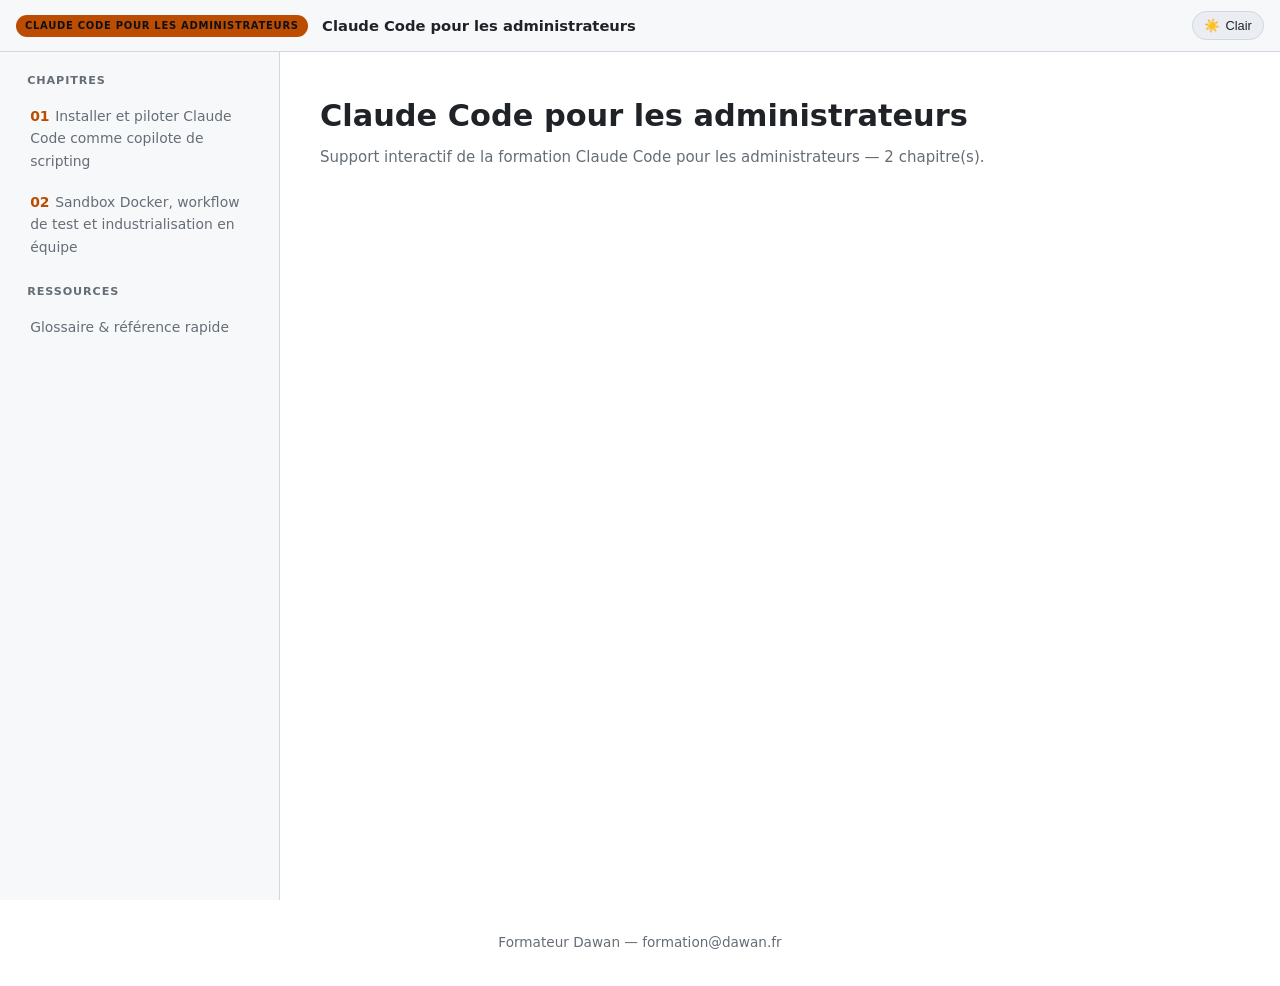
<file: docs/site/07-conclusion/index.html>
<!DOCTYPE html>
<html lang="fr">
<head>
<meta charset="UTF-8">
<meta name="viewport" content="width=device-width, initial-scale=1.0">
<meta name="description" content="Support de formation Claude Code pour les administrateurs — sommaire">
<title>Claude Code pour les administrateurs — Sommaire</title>
<style>
:root {
  --bg: #0d1117; --surface: #161b22; --surface2: #1c2128; --border: #30363d;
  --primary: #f0883e; --primary2: #ffa657;
  --success: #3fb950; --warning: #d29922; --danger: #f85149;
  --text: #e6edf3; --text-muted: #8b949e; --radius: 10px; --topbar-h: 3.25rem;
}
:root[data-theme="light"] {
  --bg: #ffffff; --surface: #f6f8fa; --surface2: #eaeef2; --border: #d0d7de;
  --primary: #bc4c00; --primary2: #953800;
  --success: #1a7f37; --warning: #9a6700; --danger: #cf222e;
  --text: #1f2328; --text-muted: #656d76;
}
@media (prefers-color-scheme: light) {
  :root:not([data-theme="dark"]) {
    --bg: #ffffff; --surface: #f6f8fa; --surface2: #eaeef2; --border: #d0d7de;
    --primary: #bc4c00; --primary2: #953800;
    --success: #1a7f37; --warning: #9a6700; --danger: #cf222e;
    --text: #1f2328; --text-muted: #656d76;
  }
}
*, *::before, *::after { box-sizing: border-box; margin: 0; padding: 0; }
body { background: var(--bg); color: var(--text); font-family: system-ui, -apple-system, "Segoe UI", sans-serif; font-size: 15px; line-height: 1.6; transition: background .2s, color .2s; }

/* TOPBAR — fixe, ne bouge jamais au scroll */
.topbar {
  position: sticky; top: 0; z-index: 200; height: var(--topbar-h);
  background: var(--surface); border-bottom: 1px solid var(--border);
  display: flex; align-items: center; gap: .9rem; padding: 0 1rem;
}
.topbar .badge {
  flex: 0 0 auto; background: var(--primary); color: #0d1117;
  font-size: 10px; font-weight: 700; letter-spacing: .07em; text-transform: uppercase;
  padding: 3px 9px; border-radius: 20px; white-space: nowrap;
}
.topbar .formation-name { flex: 1 1 auto; min-width: 0; font-weight: 700; font-size: .92rem; overflow: hidden; text-overflow: ellipsis; white-space: nowrap; }
.theme-toggle {
  flex: 0 0 auto; background: var(--surface2); border: 1px solid var(--border); color: var(--text);
  padding: .4rem .7rem; border-radius: 20px; font-size: .8rem; cursor: pointer;
  display: inline-flex; align-items: center; gap: .35rem;
}
.theme-toggle:hover { border-color: var(--primary); }

/* LAYOUT — sidebar gauche fixe + contenu centré */
.layout { display: flex; align-items: flex-start; }
.sidebar {
  flex: 0 0 280px; width: 280px;
  position: sticky; top: var(--topbar-h);
  height: calc(100vh - var(--topbar-h));
  overflow-y: auto; border-right: 1px solid var(--border); background: var(--surface);
  padding: 1.25rem 1rem 2rem;
}
.side-label { font-size: .7rem; font-weight: 700; letter-spacing: .08em; text-transform: uppercase; color: var(--text-muted); margin: 1rem 0 .4rem; padding: 0 .7rem; }
.side-label:first-child { margin-top: 0; }
.side-nav { display: flex; flex-direction: column; gap: .1rem; }
.side-nav a {
  display: block; text-decoration: none; border-left: 3px solid transparent;
  color: var(--text-muted); padding: .55rem .7rem; font-size: .87rem; font-weight: 500;
  border-radius: 0 6px 6px 0; transition: all .15s;
}
.side-nav a .n { color: var(--primary); font-weight: 700; margin-right: .35rem; }
.side-nav a:hover { color: var(--text); background: var(--surface2); border-left-color: var(--border); }

.content { flex: 1 1 auto; min-width: 0; }
.content-inner { max-width: 1000px; margin: 0 auto; padding: 2.5rem 2.5rem 4rem; }
.content-inner h1 { font-size: 1.9rem; margin-bottom: .3rem; }
.content-inner .tagline { color: var(--text-muted); margin-bottom: 2rem; }

.intro h2 { font-size: 1.15rem; color: var(--primary2); margin: 1.6rem 0 .7rem; border-left: 3px solid var(--primary); padding-left: .7rem; }
.intro h3 { font-size: 1rem; margin: 1.2rem 0 .5rem; }
.intro p { margin-bottom: .8rem; color: var(--text); }
.intro ul, .intro ol { padding-left: 1.3rem; margin-bottom: .8rem; }
.intro li { margin-bottom: .3rem; color: var(--text); }
.intro .table-wrap { overflow-x: auto; margin: 1rem 0; }
.intro table { width: 100%; border-collapse: collapse; font-size: .88rem; }
.intro th { background: var(--surface2); color: var(--primary2); text-align: left; padding: .55rem .8rem; border: 1px solid var(--border); }
.intro td { padding: .5rem .8rem; border: 1px solid var(--border); }

footer { text-align: center; padding: 2rem; color: var(--text-muted); font-size: .85rem; }

@media (max-width: 900px) {
  .layout { flex-direction: column; }
  .sidebar { position: static; width: 100%; height: auto; max-height: 40vh; border-right: none; border-bottom: 1px solid var(--border); }
  .content-inner { padding: 1.5rem 1.2rem 3rem; }
}
</style>
<link rel="stylesheet" href="assets/course-common.css">
<script src="assets/course-common.js" defer></script>
</head>
<body>

<div class="topbar">
  <span class="badge">Claude Code pour les administrateurs</span>
  <span class="formation-name">Claude Code pour les administrateurs</span>
  <button class="theme-toggle" id="theme-toggle" onclick="toggleTheme()" aria-label="Basculer entre thème clair et sombre">
    <span id="theme-icon">🌙</span> <span id="theme-label">Sombre</span>
  </button>
</div>

<div class="layout">
  <aside class="sidebar">
    <div class="side-label">Chapitres</div>
    <nav class="side-nav">
      <a href="chapitre-01-installer-et-piloter-claude-code-comme-copilote-de-scripting.html"><span class="n">01</span>Installer et piloter Claude Code comme copilote de scripting</a>
    <a href="chapitre-02-sandbox-docker-workflow-de-test-et-industrialisation-en-equipe.html"><span class="n">02</span>Sandbox Docker, workflow de test et industrialisation en équipe</a>
    </nav>
    <div class="side-label">Ressources</div>
    <nav class="side-nav">
      <a href="annexes.html">Glossaire &amp; référence rapide</a>
    </nav>
  </aside>
  <div class="content">
    <div class="content-inner">
      <h1>Claude Code pour les administrateurs</h1>
      <p class="tagline">Support interactif de la formation Claude Code pour les administrateurs — 2 chapitre(s).</p>
      
    </div>
  </div>
</div>

<footer>Formateur Dawan — formation@dawan.fr</footer>

<script>
(function () {
  const root = document.documentElement;
  const stored = localStorage.getItem('dawan-theme');
  if (stored) root.setAttribute('data-theme', stored);
  updateToggleLabel();
})();
function updateToggleLabel() {
  const current = document.documentElement.getAttribute('data-theme') ||
    (window.matchMedia('(prefers-color-scheme: light)').matches ? 'light' : 'dark');
  document.getElementById('theme-icon').textContent = current === 'dark' ? '🌙' : '☀️';
  document.getElementById('theme-label').textContent = current === 'dark' ? 'Sombre' : 'Clair';
}
function toggleTheme() {
  const root = document.documentElement;
  const current = root.getAttribute('data-theme') ||
    (window.matchMedia('(prefers-color-scheme: light)').matches ? 'light' : 'dark');
  const next = current === 'dark' ? 'light' : 'dark';
  root.setAttribute('data-theme', next);
  localStorage.setItem('dawan-theme', next);
  updateToggleLabel();
}
</script>
</body>
</html>
</file>
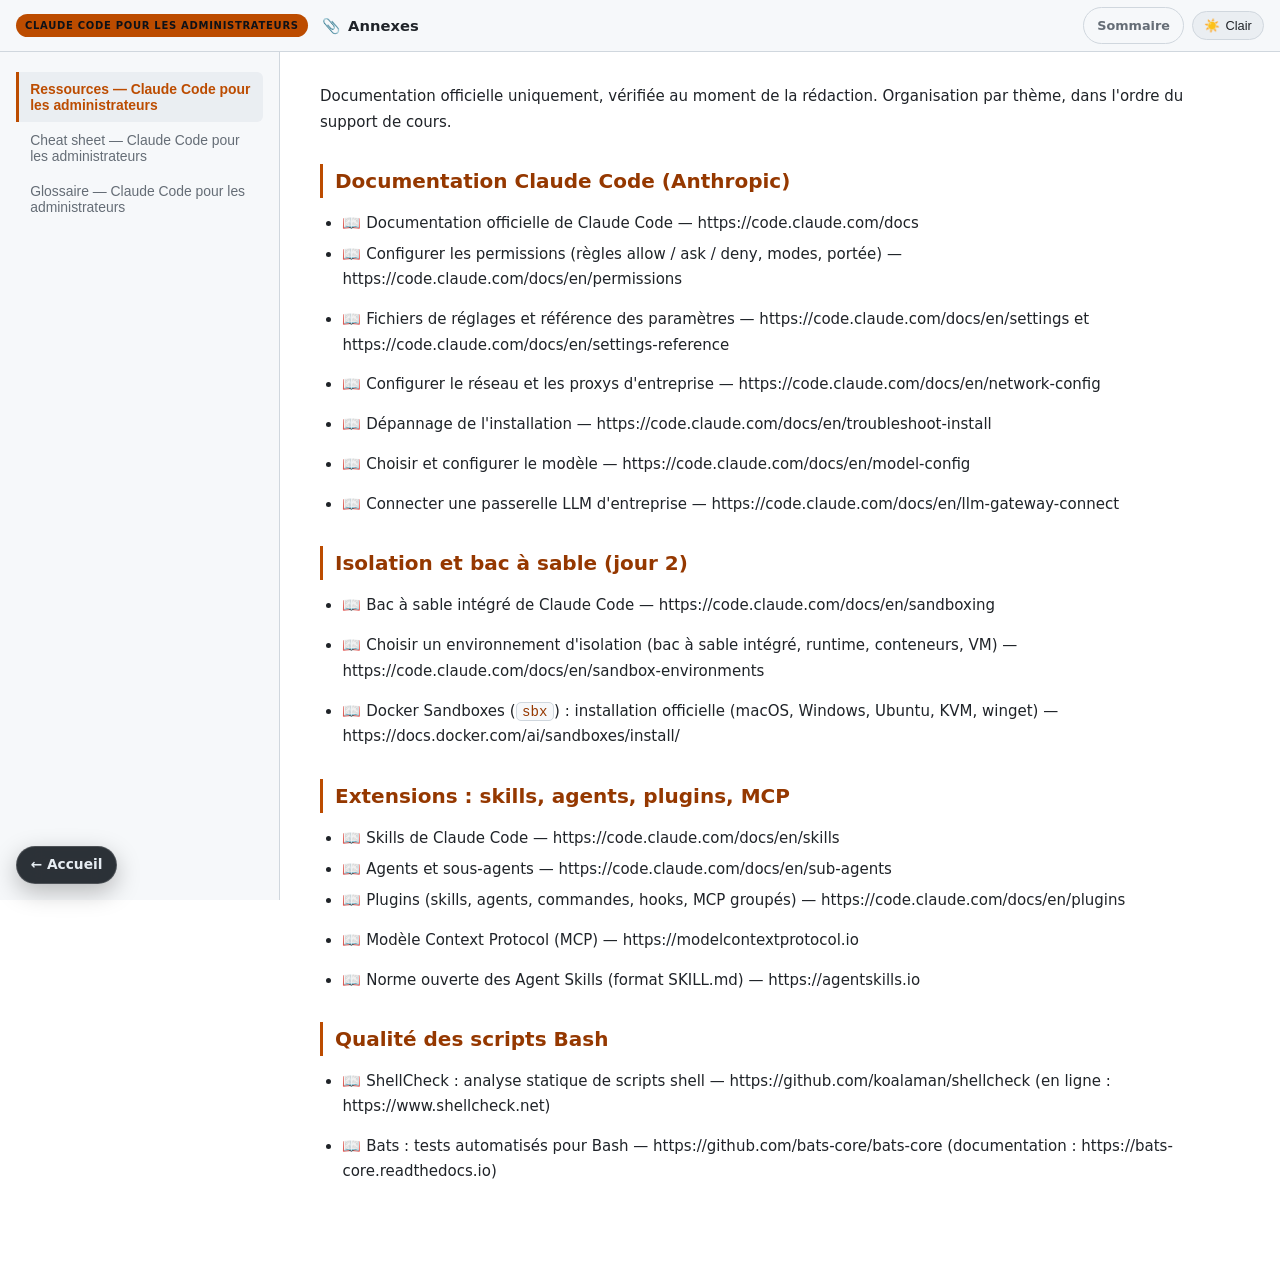
<file: docs/site/07-conclusion/annexes.html>
<!DOCTYPE html>
<html lang="fr">
<head>
<meta charset="UTF-8">
<meta name="viewport" content="width=device-width, initial-scale=1.0">
<meta name="description" content="Support interactif de formation Claude Code pour les administrateurs : 📎 — Annexes">
<title>📎 — Annexes</title>
<style>
:root {
  --bg: #0d1117; --surface: #161b22; --surface2: #1c2128; --border: #30363d;
  --primary: #f0883e; --primary2: #ffa657;
  --success: #3fb950; --warning: #d29922; --danger: #f85149;
  --text: #e6edf3; --text-muted: #8b949e; --code-bg: #010409; --radius: 10px;
  --topbar-h: 3.25rem;
}
:root[data-theme="light"] {
  --bg: #ffffff; --surface: #f6f8fa; --surface2: #eaeef2; --border: #d0d7de;
  --primary: #bc4c00; --primary2: #953800;
  --success: #1a7f37; --warning: #9a6700; --danger: #cf222e;
  --text: #1f2328; --text-muted: #656d76; --code-bg: #f6f8fa;
}
@media (prefers-color-scheme: light) {
  :root:not([data-theme="dark"]) {
    --bg: #ffffff; --surface: #f6f8fa; --surface2: #eaeef2; --border: #d0d7de;
    --primary: #bc4c00; --primary2: #953800;
    --success: #1a7f37; --warning: #9a6700; --danger: #cf222e;
    --text: #1f2328; --text-muted: #656d76; --code-bg: #f6f8fa;
  }
}
*, *::before, *::after { box-sizing: border-box; margin: 0; padding: 0; }
html { scroll-behavior: smooth; }
body { background: var(--bg); color: var(--text); font-family: system-ui, -apple-system, "Segoe UI", sans-serif; font-size: 15px; line-height: 1.7; transition: background .2s, color .2s; }

/* TOPBAR — fixe, ne bouge jamais au scroll */
.topbar {
  position: sticky; top: 0; z-index: 200; height: var(--topbar-h);
  background: var(--surface); border-bottom: 1px solid var(--border);
  display: flex; align-items: center; gap: .9rem; padding: 0 1rem;
}
.topbar .badge {
  flex: 0 0 auto; background: var(--primary); color: #0d1117;
  font-size: 10px; font-weight: 700; letter-spacing: .07em; text-transform: uppercase;
  padding: 3px 9px; border-radius: 20px; white-space: nowrap;
}
.topbar a.chapter-title {
  flex: 1 1 auto; min-width: 0; display: flex; align-items: baseline; gap: .5rem;
  text-decoration: none; color: var(--text); font-weight: 700; font-size: .92rem;
  overflow: hidden;
}
.topbar a.chapter-title:hover { color: var(--primary); }
.topbar a.chapter-title .num { color: var(--primary); flex: 0 0 auto; }
.topbar a.chapter-title .txt { overflow: hidden; text-overflow: ellipsis; white-space: nowrap; }
.topbar-links { flex: 0 0 auto; display: flex; align-items: center; gap: .5rem; }
.topbar-link {
  white-space: nowrap; padding: .4rem .8rem; border: 1px solid var(--border); border-radius: 20px;
  font-size: .8rem; font-weight: 600; color: var(--text-muted); text-decoration: none; transition: all .2s;
}
.topbar-link:hover { color: var(--primary); border-color: var(--primary); }
.theme-toggle {
  flex: 0 0 auto; background: var(--surface2); border: 1px solid var(--border); color: var(--text);
  padding: .4rem .7rem; border-radius: 20px; font-size: .8rem; cursor: pointer;
  display: inline-flex; align-items: center; gap: .35rem;
}
.theme-toggle:hover { border-color: var(--primary); }

/* LAYOUT — sidebar gauche + contenu */
.layout { display: flex; align-items: flex-start; }
.sidebar {
  flex: 0 0 280px; width: 280px;
  position: sticky; top: var(--topbar-h);
  height: calc(100vh - var(--topbar-h));
  overflow-y: auto; border-right: 1px solid var(--border); background: var(--surface);
  padding: 1.25rem 1rem 2rem;
}
.objectifs {
  background: var(--surface2); border: 1px solid var(--border);
  border-radius: var(--radius); padding: .8rem 1rem; margin-bottom: 1.25rem;
}
.objectifs-label { font-size: .7rem; font-weight: 700; letter-spacing: .08em; text-transform: uppercase; color: var(--primary); }
.objectifs ul { margin: .4rem 0 0 1.1rem; }
.objectifs li { font-size: .82rem; color: var(--text-muted); margin-bottom: .3rem; line-height: 1.4; }
.side-nav { display: flex; flex-direction: column; gap: .1rem; }
.side-nav button {
  text-align: left; background: none; border: none; border-left: 3px solid transparent;
  color: var(--text-muted); padding: .55rem .7rem; font-size: .87rem; font-weight: 500;
  cursor: pointer; border-radius: 0 6px 6px 0; transition: all .15s;
}
.side-nav button:hover { color: var(--text); background: var(--surface2); }
.side-nav button.active { color: var(--primary); border-left-color: var(--primary); background: var(--surface2); font-weight: 600; }
.side-nav-sep { height: 1px; background: var(--border); margin: .6rem 0; }

.content { flex: 1 1 auto; min-width: 0; }
.tab-content { display: none; padding: 2rem 2.5rem 4rem; max-width: 1100px; margin: 0 auto; }
.tab-content.active { display: block; }

/* SECTIONS */
h2 { font-size: 1.25rem; color: var(--primary2); margin: 1.8rem 0 .8rem; border-left: 3px solid var(--primary); padding-left: .75rem; }
h3 { font-size: 1.05rem; color: var(--text); margin: 1.4rem 0 .6rem; }
p { margin-bottom: .9rem; }
ul, ol { padding-left: 1.4rem; margin-bottom: .9rem; }
li { margin-bottom: .35rem; }

/* RESSOURCES — liste sous forme de cartes plutôt que de puces */
#tab-ressources ul { list-style: none; padding-left: 0; display: flex; flex-direction: column; gap: .5rem; }
#tab-ressources li {
  background: var(--surface); border: 1px solid var(--border); border-radius: var(--radius);
  padding: .75rem 1rem; margin-bottom: 0;
}
#tab-ressources li a { color: var(--primary2); font-weight: 600; text-decoration: none; }
#tab-ressources li a:hover { text-decoration: underline; }

/* AIDE — divulgation progressive pas-à-pas */
details.aide { margin-top: 1.5rem; border: 1px solid var(--border); border-radius: var(--radius); background: var(--surface); }
details.aide summary {
  cursor: pointer; padding: .8rem 1.1rem; font-weight: 600; color: var(--primary);
  list-style: none; display: flex; align-items: center; gap: .5rem;
}
details.aide summary::-webkit-details-marker { display: none; }
details.aide summary::before { content: "▶"; font-size: .7rem; transition: transform .15s; }
details.aide[open] summary::before { transform: rotate(90deg); }
details.aide .aide-body { padding: 0 1.1rem 1.1rem; border-top: 1px solid var(--border); margin-top: .2rem; padding-top: 1rem; }
img { max-width: 100%; height: auto; display: block; margin: 1rem auto; }

/* EXERCICE — un bloc par atelier, avec son aide pas-à-pas attachée juste en dessous */
.exercice { padding: 1.3rem 0; border-top: 1px solid var(--border); }
.exercice:first-of-type { border-top: none; padding-top: 0; }
.exercice h3 { margin: 0 0 .8rem; color: var(--primary2); }

/* CALLOUTS */
.callout { border-radius: var(--radius); padding: .9rem 1.1rem; margin: 1.2rem 0; border-left: 4px solid; background: var(--surface2); }
.callout.note   { border-color: var(--primary); }
.callout.tip    { border-color: var(--success); }
.callout.warn   { border-color: var(--warning); }
.callout.danger { border-color: var(--danger); }
.callout p:last-child { margin-bottom: 0; }
.callout-title { font-weight: 700; font-size: .82rem; text-transform: uppercase; letter-spacing: .07em; margin-bottom: .4rem; }
.callout.note   .callout-title { color: var(--primary); }
.callout.tip    .callout-title { color: var(--success); }
.callout.warn   .callout-title { color: var(--warning); }
.callout.danger .callout-title { color: var(--danger); }

/* TABLES */
.table-wrap { overflow-x: auto; margin: 1rem 0; }
table { width: 100%; border-collapse: collapse; font-size: .9rem; }
th { background: var(--surface2); color: var(--primary2); text-align: left; padding: .6rem .9rem; font-weight: 600; border: 1px solid var(--border); }
td { padding: .55rem .9rem; border: 1px solid var(--border); vertical-align: top; }
tr:hover td { background: var(--surface2); }

/* CODE */
.code-block { position: relative; margin: 1rem 0; }
pre { background: var(--code-bg); border: 1px solid var(--border); border-radius: var(--radius); padding: 1rem 1rem 1rem 1.2rem; overflow-x: auto; }
code { font-family: 'Consolas', 'Cascadia Code', monospace; font-size: .88rem; color: var(--primary2); }
p code, li code, td code { background: var(--code-bg); border: 1px solid var(--border); border-radius: 5px; padding: .05rem .35rem; }
.copy-btn {
  position: absolute; top: .5rem; right: .5rem;
  background: var(--surface2); border: 1px solid var(--border); color: var(--text-muted);
  padding: .25rem .6rem; font-size: .75rem; border-radius: 5px; cursor: pointer; transition: all .2s;
}
.copy-btn:hover { background: var(--primary); color: #0d1117; }
.copy-btn.copied { background: var(--success); color: #0d1117; }

/* QUIZ */
.quiz-question { background: var(--surface); border: 1px solid var(--border); border-radius: var(--radius); padding: 1.2rem; margin-bottom: 1.2rem; }
.quiz-question h4 { color: var(--primary2); margin-bottom: .9rem; font-size: .98rem; }
.quiz-options { display: flex; flex-direction: column; gap: .5rem; }
.quiz-option {
  background: var(--surface2); border: 1px solid var(--border);
  border-radius: 8px; padding: .6rem .9rem; cursor: pointer;
  font-size: .9rem; transition: all .2s; text-align: left; color: var(--text);
}
.quiz-option:hover:not(:disabled) { border-color: var(--primary); }
.quiz-option.correct { border-color: var(--success); color: var(--success); }
.quiz-option.wrong   { border-color: var(--danger);  color: var(--danger);  }
.quiz-option:disabled { cursor: default; }
.quiz-feedback { margin-top: .6rem; font-size: .87rem; color: var(--text-muted); font-style: italic; }
.quiz-score {
  background: var(--surface2); border: 1px solid var(--primary);
  border-radius: var(--radius); padding: 1.5rem; text-align: center; margin-top: 1.5rem; display: none;
}
.quiz-score .score-num { font-size: 2.5rem; font-weight: 700; color: var(--primary); }
.quiz-score p { color: var(--text-muted); margin-top: .4rem; }
.btn-restart { background: var(--primary); color: #0d1117; border: none; padding: .6rem 1.4rem; border-radius: 8px; font-weight: 700; cursor: pointer; margin-top: 1rem; font-size: .9rem; }
.btn-restart:hover { background: var(--primary2); }

/* RESPONSIVE — sidebar devient une barre horizontale sous 900px */
@media (max-width: 900px) {
  .layout { flex-direction: column; }
  .sidebar {
    position: static; width: 100%; height: auto; max-height: 40vh;
    border-right: none; border-bottom: 1px solid var(--border);
  }
  .side-nav { flex-direction: row; flex-wrap: nowrap; overflow-x: auto; gap: .3rem; }
  .side-nav button { border-left: none; border-bottom: 3px solid transparent; white-space: nowrap; border-radius: 6px 6px 0 0; }
  .side-nav button.active { border-left-color: transparent; border-bottom-color: var(--primary); }
  .side-nav-sep { display: none; }
  .tab-content { padding: 1.5rem 1.2rem 3rem; }
  .topbar a.chapter-title { font-size: .82rem; }
}
</style>
<link rel="stylesheet" href="assets/course-common.css">
<script src="assets/course-common.js" defer></script>
</head>
<body>

<div class="topbar">
  <span class="badge">Claude Code pour les administrateurs</span>
  <a class="chapter-title" href="index.html" title="Retour à l'accueil de la formation">
    <span class="num">📎</span><span class="txt">Annexes</span>
  </a>
  <div class="topbar-links">
    
    <a class="topbar-link" href="index.html">Sommaire</a>
    <button class="theme-toggle" id="theme-toggle" onclick="toggleTheme()" aria-label="Basculer entre thème clair et sombre">
      <span id="theme-icon">🌙</span> <span id="theme-label">Sombre</span>
    </button>
  </div>
</div>

<div class="layout">
  <aside class="sidebar">
    
    <nav class="side-nav" id="main-nav">
      <button class="active" onclick="showTab('ressources-claude-code-pour-les-administrateurs')">Ressources — Claude Code pour les administrateurs</button>
  <button class="" onclick="showTab('cheat-sheet-claude-code-pour-les-administrateurs')">Cheat sheet — Claude Code pour les administrateurs</button>
  <button class="" onclick="showTab('glossaire-claude-code-pour-les-administrateurs')">Glossaire — Claude Code pour les administrateurs</button>
    </nav>
  </aside>
  <div class="content">
    <div id="tab-ressources-claude-code-pour-les-administrateurs" class="tab-content active">
<p>Documentation officielle uniquement, vérifiée au moment de la rédaction.
Organisation par thème, dans l'ordre du support de cours.</p>
<h2>Documentation Claude Code (Anthropic)</h2>
<ul>
<li>📖 Documentation officielle de Claude Code — https://code.claude.com/docs</li>
<li>
<p>📖 Configurer les permissions (règles allow / ask / deny, modes, portée) —
  https://code.claude.com/docs/en/permissions</p>
</li>
<li>
<p>📖 Fichiers de réglages et référence des paramètres —
  https://code.claude.com/docs/en/settings et
  https://code.claude.com/docs/en/settings-reference</p>
</li>
<li>
<p>📖 Configurer le réseau et les proxys d'entreprise —
  https://code.claude.com/docs/en/network-config</p>
</li>
<li>
<p>📖 Dépannage de l'installation —
  https://code.claude.com/docs/en/troubleshoot-install</p>
</li>
<li>
<p>📖 Choisir et configurer le modèle —
  https://code.claude.com/docs/en/model-config</p>
</li>
<li>
<p>📖 Connecter une passerelle LLM d'entreprise —
  https://code.claude.com/docs/en/llm-gateway-connect</p>
</li>
</ul>
<h2>Isolation et bac à sable (jour 2)</h2>
<ul>
<li>
<p>📖 Bac à sable intégré de Claude Code —
  https://code.claude.com/docs/en/sandboxing</p>
</li>
<li>
<p>📖 Choisir un environnement d'isolation (bac à sable intégré, runtime,
  conteneurs, VM) — https://code.claude.com/docs/en/sandbox-environments</p>
</li>
<li>
<p>📖 Docker Sandboxes (<code>sbx</code>) : installation officielle (macOS, Windows,
  Ubuntu, KVM, winget) — https://docs.docker.com/ai/sandboxes/install/</p>
</li>
</ul>
<h2>Extensions : skills, agents, plugins, MCP</h2>
<ul>
<li>📖 Skills de Claude Code — https://code.claude.com/docs/en/skills</li>
<li>📖 Agents et sous-agents — https://code.claude.com/docs/en/sub-agents</li>
<li>
<p>📖 Plugins (skills, agents, commandes, hooks, MCP groupés) —
  https://code.claude.com/docs/en/plugins</p>
</li>
<li>
<p>📖 Modèle Context Protocol (MCP) — https://modelcontextprotocol.io</p>
</li>
<li>📖 Norme ouverte des Agent Skills (format SKILL.md) — https://agentskills.io</li>
</ul>
<h2>Qualité des scripts Bash</h2>
<ul>
<li>
<p>📖 ShellCheck : analyse statique de scripts shell —
  https://github.com/koalaman/shellcheck (en ligne :
  https://www.shellcheck.net)</p>
</li>
<li>
<p>📖 Bats : tests automatisés pour Bash —
  https://github.com/bats-core/bats-core (documentation :
  https://bats-core.readthedocs.io)</p>
</li>
</ul>
</div>

<div id="tab-cheat-sheet-claude-code-pour-les-administrateurs" class="tab-content">
<h2>Installation et diagnostic (jour 1)</h2>
<div class="code-block"><pre><code class="language-bash"># Installation
curl -fsSL https://claude.ai/install.sh | bash       # natif (recommandé)
npm install -g @anthropic-ai/claude-code             # voie npm

# Environnement
export ANTHROPIC_API_KEY=&quot;sk-ant-…&quot;
export HTTPS_PROXY=http://proxy.entreprise.example:8080
export NO_PROXY=&quot;localhost,127.0.0.1,.entreprise.example&quot;
export NODE_EXTRA_CA_CERTS=/etc/ssl/certs/entreprise-ca.pem
export ANTHROPIC_BASE_URL=http://llm-gateway.entreprise.example:4000  # passerelle

# Vérifications
claude --version
claude doctor
</code></pre><button class="copy-btn" onclick="copyCode(this)">Copier</button></div>
<h2>Commandes de session</h2>
<div class="table-wrap"><table>
<thead>
<tr>
<th>Commande</th>
<th>Rôle</th>
</tr>
</thead>
<tbody>
<tr>
<td><code>/init</code></td>
<td>génère un premier CLAUDE.md</td>
</tr>
<tr>
<td><code>/model</code></td>
<td>change de modèle (léger / intermédiaire / supérieur)</td>
</tr>
<tr>
<td><code>/context</code></td>
<td>remplissage de la fenêtre</td>
</tr>
<tr>
<td><code>/compact</code></td>
<td>compacter à une frontière de phase</td>
</tr>
<tr>
<td><code>/clear</code></td>
<td>repart de zéro</td>
</tr>
<tr>
<td><code>/cost</code></td>
<td>jetons et coût de la session</td>
</tr>
<tr>
<td><code>/status</code></td>
<td>compte, modèle, santé MCP</td>
</tr>
<tr>
<td><code>/memory</code></td>
<td>éditer CLAUDE.md et fichiers de contexte</td>
</tr>
<tr>
<td><code>/mcp</code></td>
<td>état des serveurs MCP</td>
</tr>
<tr>
<td><code>/skills</code></td>
<td>compétences disponibles</td>
</tr>
</tbody>
</table></div>
<p>Règle des modèles : léger pour corriger/expliquer, intermédiaire par défaut,
le plus capable pour concevoir et relire la sécurité.</p>
<h2>Permissions (settings.json)</h2>
<div class="code-block"><pre><code class="language-json">{
  &quot;permissions&quot;: {
    &quot;allow&quot;: [&quot;Bash(bash -n *)&quot;, &quot;Bash(shellcheck *)&quot;],
    &quot;ask&quot;:   [&quot;Bash(git commit *)&quot;],
    &quot;deny&quot;:  [&quot;Read(.env)&quot;, &quot;Read(.env.*)&quot;,
              &quot;Bash(git push *)&quot;, &quot;Bash(docker system prune*)&quot;]
  }
}
</code></pre><button class="copy-btn" onclick="copyCode(this)">Copier</button></div>
<p>Hiérarchie : <code>deny</code> &gt; <code>ask</code> &gt; <code>allow</code> &gt; mode courant.
Jamais <code>--dangerously-skip-permissions</code>.</p>
<h2>Bac à sable intégré</h2>
<div class="code-block"><pre><code class="language-json">{
  &quot;sandbox&quot;: {
    &quot;enabled&quot;: true,
    &quot;autoAllowBashIfSandboxed&quot;: true,
    &quot;filesystem&quot;: { &quot;allowWrite&quot;: [&quot;/tmp/build&quot;], &quot;denyRead&quot;: [&quot;~/.ssh&quot;] },
    &quot;network&quot;: { &quot;allowedDomains&quot;: [&quot;github.com&quot;, &quot;pypi.org&quot;] }
  }
}
</code></pre><button class="copy-btn" onclick="copyCode(this)">Copier</button></div>
<h2>Sandbox Docker (jour 2)</h2>
<div class="code-block"><pre><code class="language-bash"># Variante Compose
cp custom_sbx/.env.example custom_sbx/.env
docker compose --env-file ./custom_sbx/.env \
  -f ./custom_sbx/docker-compose.yml run --rm claude

# Variante microVM sbx
bash ./scripts/run-claude-sandbox.sh --dry-run   # vérifier d'abord
bash ./scripts/run-claude-sandbox.sh             # créer/rejoindre
sbx ls &amp;&amp; sbx exec -it claude-admin-lab bash
sbx stop claude-admin-lab &amp;&amp; sbx rm claude-admin-lab
sbx policy log                                   # tentative réseau bloquée
sbx secret set github &amp;&amp; sbx secret ls           # secrets injectés
</code></pre><button class="copy-btn" onclick="copyCode(this)">Copier</button></div>
<h2>Le workflow en six phases</h2>
<div class="table-wrap"><table>
<thead>
<tr>
<th>Phase</th>
<th>Action</th>
<th>Droits</th>
</tr>
</thead>
<tbody>
<tr>
<td>1. Cadrage</td>
<td>besoin, limites, critères d'acceptation</td>
<td>lecture</td>
</tr>
<tr>
<td>2. Plan</td>
<td>étapes et tests, validé par l'humain</td>
<td>lecture seule</td>
</tr>
<tr>
<td>3. Implémentation</td>
<td>script défensif (skill)</td>
<td>écriture</td>
</tr>
<tr>
<td>4. Consolidation</td>
<td>corrections retenues, écarts consignés</td>
<td>écriture</td>
</tr>
<tr>
<td>5. Revue parallèle</td>
<td>portabilité / Bats / ShellCheck / cible</td>
<td>rapports</td>
</tr>
<tr>
<td>6. Validation</td>
<td>preuves puis revue humaine du diff</td>
<td>exécution</td>
</tr>
</tbody>
</table></div>
<p>Prompts d'amorçage :</p>
<div class="code-block"><pre><code class="language-text">&gt; Lis CLAUDE.md, puis définis entrées, sorties, OS cibles, droits requis,
  données sensibles, conditions d'échec, journalisation et critères
  d'acceptation. Propose un plan de mise en œuvre et de test. Ne modifie rien.

&gt; Utilise des sous-agents en parallèle, sans modifier de fichier :
  1. portabilité POSIX ; 2. tests Bats ; 3. ShellCheck ; 4. inventaire cible.
  Retourne fichier, problème, impact, correctif proposé.
</code></pre><button class="copy-btn" onclick="copyCode(this)">Copier</button></div>
<h2>Contrôles minimaux avant livraison</h2>
<div class="code-block"><pre><code class="language-bash">bash -n scripts/mon-script.sh
shellcheck scripts/mon-script.sh
bats tests/
</code></pre><button class="copy-btn" onclick="copyCode(this)">Copier</button></div>
<p>Puis <code>--dry-run</code> sur cible isolée, puis exécution réelle validée.</p>
<h2>Gabarit d'en-tête de script</h2>
<div class="code-block"><pre><code class="language-bash">#!/usr/bin/env bash
#
# mon-script.sh — Une phrase : ce que fait le script.
# Usage     : mon-script.sh [options] [cible]
# Effets    : lecture seule / écrit dans /var/log/…
# Sorties   : 0 OK, 1 anomalie, 2 erreur d'usage.
# Contexte  : origine assistée, revue, tests bats associés.
#
set -euo pipefail
</code></pre><button class="copy-btn" onclick="copyCode(this)">Copier</button></div>
<h2>Interdits permanents</h2>
<ul>
<li>Aucun secret dans un prompt, un script, un fichier versionné.</li>
<li>Aucune commande destructive sans <code>--dry-run</code> et cible de test.</li>
<li>Jamais de suppression non bornée (<code>rm -rf</code> sans racine explicite).</li>
<li>Jamais de session en contournement global de permissions.</li>
<li>Toujours relire le diff, jamais seulement le résumé de l'agent.</li>
</ul>
</div>

<div id="tab-glossaire-claude-code-pour-les-administrateurs" class="tab-content">
<h2>A</h2>
<p><strong>AFK (away from keyboard)</strong> — Mode de travail où l'utilisateur lance une
session puis laisse l'agent travailler sans surveillance. Les vérifications
automatisées et la revue humaine finale du diff remplacent l'attention
humaine pendant l'exécution.</p>
<p><strong>Agent</strong> — Le modèle + son harnais + ses outils : l'entité qui lit, écrit et
exécute pendant une session.</p>
<p><strong>Artefact de transfert (handoff artifact)</strong> — Document écrit dans
l'environnement par une session et lu par une autre : spécification, ticket,
plan. Il compense le fait que le modèle est sans état.</p>
<p><strong>AX (expérience agent)</strong> — Qualité de préparation d'une base de code pour
qu'un agent y travaille bien : vérifications rapides, structure prévisible,
contexte toujours chargé mais court. Pendant de la DX pour les humains.</p>
<h2>B</h2>
<p><strong>Bac à sable (sandbox)</strong> — Frontière système qui limite ce que les commandes
exécutées par l'agent peuvent atteindre : fichiers, réseau, capacités du
noyau. Complète les permissions, qui elles contrôlent la décision.</p>
<p><strong>Bash strict</strong> — Ensemble d'options <code>set -euo pipefail</code> : échouer vite et
fort plutôt que de continuer à moitié. Exigence de base des scripts du dépôt.</p>
<p><strong>Bats</strong> — Cadre de tests automatisés pour scripts Bash : cas nominal,
options invalides, fichiers absents, codes de retour.</p>
<h2>C</h2>
<p><strong>CLAUDE.md</strong> — Fichier chargé au début de chaque session par Claude Code :
la feuille de route permanente du projet pour l'agent (commandes,
conventions, interdits). Court et déclaratif.</p>
<p><strong>Compactage (/compact)</strong> — Résumé de l'historique de session qui amorce une
nouvelle fenêtre de contexte. Avec perte : ce que le résumé omet disparaît.
À déclencher manuellement aux frontières de phase.</p>
<p><strong>Contexte</strong> — Tout ce que le modèle voit : instructions système, CLAUDE.md,
historique, fichiers lus, résultats de commandes.</p>
<p><strong>Contexte, fenêtre de</strong> — Taille maximale du contexte, exprimée en jetons.
Au-delà : compactage ou réinitialisation.</p>
<h2>D</h2>
<p><strong>Divulgation progressive</strong> — Ne charger que le contexte dont l'agent a
besoin à cet instant, le reste derrière des pointeurs. Économise des jetons
et évite la dilution des instructions.</p>
<p><strong>DX (expérience développeur)</strong> — Facilité avec laquelle une base de code
permet aux humains de bien travailler. Se recouvre en partie avec l'AX,
diverge sur la connaissance tribale.</p>
<h2>F</h2>
<p><strong>Frontière de phase</strong> — Moment naturel d'une session (plan établi, script
généré, tests passés) où compacter perd le moins. L'opposé : le milieu d'un
refactoring.</p>
<h2>H</h2>
<p><strong>Harnais (harness)</strong> — L'outil qui enrobe le modèle : découpage du contexte,
appel des outils, affichage. Claude Code est un harnais.</p>
<p><strong>Hook</strong> — Commande locale exécutée à un événement précis du cycle de
l'agent (avant ou après un appel d'outil). Sert à journaliser et à lancer
automatiquement les contrôles.</p>
<p><strong>Humain dans la boucle</strong> — Mode de travail où l'utilisateur suit la session
en temps réel et réoriente en une phrase. S'oppose au mode AFK.</p>
<h2>J</h2>
<p><strong>Jeton (token)</strong> — Unité de découpage du texte, facturée et consommée. Les
jetons d'entrée se paient à chaque tour ; un contexte long se repaie tant
qu'il n'est pas compacté.</p>
<h2>K</h2>
<p><strong>Kit (sbx)</strong> — Dossier déclaratif qui étend l'agent de base d'un bac à
sable microVM : variables, liste blanche de domaines, secrets, installation
et démarrage.</p>
<h2>M</h2>
<p><strong>Modèle</strong> — Le réseau de neurones entraîné qui génère le texte. Sans état :
il ne se souvient de rien entre deux sessions. Gammes courantes : léger
(tâches simples), intermédiaire (défaut), le plus capable (conception).</p>
<p><strong>MCP (Model Context Protocol)</strong> — Protocole qui connecte l'agent à des
sources d'outils externes : SSH, documentation, forges. Déclaré dans
<code>.mcp.json</code> ; les autorisations ciblent l'outil (<code>mcp__serveur__outil</code>).</p>
<p><strong>microVM (sbx)</strong> — Machine virtuelle complète pilotée par hyperviseur, avec
son système de fichiers et son propre démon Docker. Niveau d'isolation le
plus solide.</p>
<h2>P</h2>
<p><strong>Permission (allow / ask / deny)</strong> — Règle qui contrôle l'usage d'un outil
par l'agent. <code>deny</code> prévaut sur <code>allow</code>, qui prévaut sur le mode courant.</p>
<p><strong>Pointeur de contexte</strong> — Mention d'une ligne qui renvoie vers un document
sans l'intégrer : « publication : lire d'abord docs/runbook-deploy.md ».
Unité de base de la divulgation progressive.</p>
<p><strong>Prompt</strong> — La demande adressée à l'agent, avec son contexte. Ne contient
jamais de secret ni de donnée nominative non anonymisée.</p>
<h2>R</h2>
<p><strong>Revue automatisée</strong> — Rapport d'un agent sur le travail d'un autre. C'est
un jugement, pas une vérification : elle peut se tromper et se vérifie sur
la source primaire (le code).</p>
<p><strong>Revue humaine</strong> — Lecture du diff produit par l'agent. Lire le résumé de
l'agent ne compte pas : la narration n'est pas l'artefact.</p>
<h2>S</h2>
<p><strong>Session</strong> — Une conversation continue avec l'assistant, du démarrage
jusqu'à la sortie.</p>
<p><strong>Skill (compétence)</strong> — Unité de savoir-faire (fichier <code>SKILL.md</code> + annexes)
chargée seulement quand la tâche la concerne. Seuls nom et description
occupent le contexte par défaut.</p>
<p><strong>Source primaire / secondaire</strong> — La source primaire est le code, le test,
la transcription. La source secondaire (rapport, résumé, documentation)
la raconte et peut dériver ou omettre : les faits importants se vérifient
sur la primaire.</p>
<p><strong>Spécification</strong> — Artefact de transfert décrivant un travail sur plusieurs
sessions : objectif, contraintes, décisions, tickets. Se découpe en tickets
tenables chacun dans une session.</p>
<p><strong>Sous-agent</strong> — Agent lancé par l'agent principal, avec sa propre fenêtre de
contexte, qui rend un rapport. Ne peut pas lancer d'autres sous-agents.</p>
<p><strong>sbx</strong> — Outil d'orchestration des microVM Docker : création (<code>sbx run</code>),
liste, exécution, arrêt, destruction, politique réseau, secrets.</p>
<h2>T</h2>
<p><strong>Ticket</strong> — Artefact de transfert qui délimite une session de travail :
objectif, critères d'acceptation, pointeurs de contexte. Taille maximale :
une session.</p>
<p><strong>Trap (Bash)</strong> — Gestionnaire de nettoyage appelé à la sortie du script :
aucun fichier temporaire orphelin après interruption.</p>
<h2>V</h2>
<p><strong>Vérification automatisée</strong> — Contrôle déterministe (test, linter,
compilation) : même entrée, même verdict. Le seul signal qui permet à
l'agent de s'autocorriger sans humain.</p>
<p><strong>--dry-run</strong> — Option de simulation : la commande affiche ce qu'elle ferait
sans le faire. Par défaut sur toute commande destructive du dépôt.</p>
</div>
  </div>
</div>

<script>
// ─── THEME ──────────────────────────────────────────────────────────────────
(function () {
  const root = document.documentElement;
  const stored = localStorage.getItem('dawan-theme');
  if (stored) root.setAttribute('data-theme', stored);
  updateToggleLabel();
})();

function updateToggleLabel() {
  const current = document.documentElement.getAttribute('data-theme') ||
    (window.matchMedia('(prefers-color-scheme: light)').matches ? 'light' : 'dark');
  document.getElementById('theme-icon').textContent = current === 'dark' ? '🌙' : '☀️';
  document.getElementById('theme-label').textContent = current === 'dark' ? 'Sombre' : 'Clair';
}

function toggleTheme() {
  const root = document.documentElement;
  const current = root.getAttribute('data-theme') ||
    (window.matchMedia('(prefers-color-scheme: light)').matches ? 'light' : 'dark');
  const next = current === 'dark' ? 'light' : 'dark';
  root.setAttribute('data-theme', next);
  localStorage.setItem('dawan-theme', next);
  updateToggleLabel();
}

// ─── TABS ───────────────────────────────────────────────────────────────────
function showTab(id) {
  document.querySelectorAll('.tab-content').forEach(el => el.classList.remove('active'));
  document.querySelectorAll('.side-nav button').forEach(el => el.classList.remove('active'));
  document.getElementById('tab-' + id).classList.add('active');
  event.target.classList.add('active');
  document.querySelector('.content').scrollTo({ top: 0, behavior: 'instant' });
}

// ─── COPY CODE ──────────────────────────────────────────────────────────────
function copyCode(btn) {
  const pre = btn.previousElementSibling;
  navigator.clipboard.writeText(pre.textContent).then(() => {
    btn.textContent = 'Copié !'; btn.classList.add('copied');
    setTimeout(() => { btn.textContent = 'Copier'; btn.classList.remove('copied'); }, 2000);
  });
}

// ─── QUIZ ────────────────────────────────────────────────────────────────────

let score = 0;
let answered = {};

function answer(qNum, choice) {
  if (answered[qNum]) return;
  answered[qNum] = true;
  score += (choice === answers[qNum]) ? 1 : 0;
  const qEl = document.getElementById('q' + qNum);
  qEl.querySelectorAll('.quiz-option').forEach(btn => {
    btn.disabled = true;
    const ltr = btn.textContent.trim()[0].toLowerCase();
    if (ltr === answers[qNum]) btn.classList.add('correct');
    else if (ltr === choice) btn.classList.add('wrong');
  });
  const fb = feedbacks[qNum];
  document.getElementById('fb' + qNum).textContent = (choice === answers[qNum]) ? fb[answers[qNum]] : fb.wrong;
  if (Object.keys(answered).length === QUIZ_TOTAL) showScore();
}

function showScore() {
  const el = document.getElementById('quiz-score');
  el.style.display = 'block';
  document.getElementById('score-display').textContent = score + ' / ' + QUIZ_TOTAL;
  const ratio = score / QUIZ_TOTAL;
  let msg;
  if (ratio === 1) msg = 'Parfait ! Toutes les réponses sont correctes.';
  else if (ratio >= .8) msg = 'Très bien ! Vous maîtrisez l\'essentiel.';
  else if (ratio >= .6) msg = 'Pas mal ! Relisez les points manqués.';
  else if (ratio >= .4) msg = 'Quelques notions à revoir.';
  else msg = 'Revoyez le cours avant de continuer.';
  document.getElementById('score-msg').textContent = msg;
}

function restartQuiz() {
  score = 0; answered = {};
  document.getElementById('quiz-score').style.display = 'none';
  document.querySelectorAll('.quiz-option').forEach(btn => {
    btn.disabled = false;
    btn.classList.remove('correct','wrong');
  });
  document.querySelectorAll('.quiz-feedback').forEach(fb => fb.textContent = '');
}
</script>
</body>
</html>
</file>
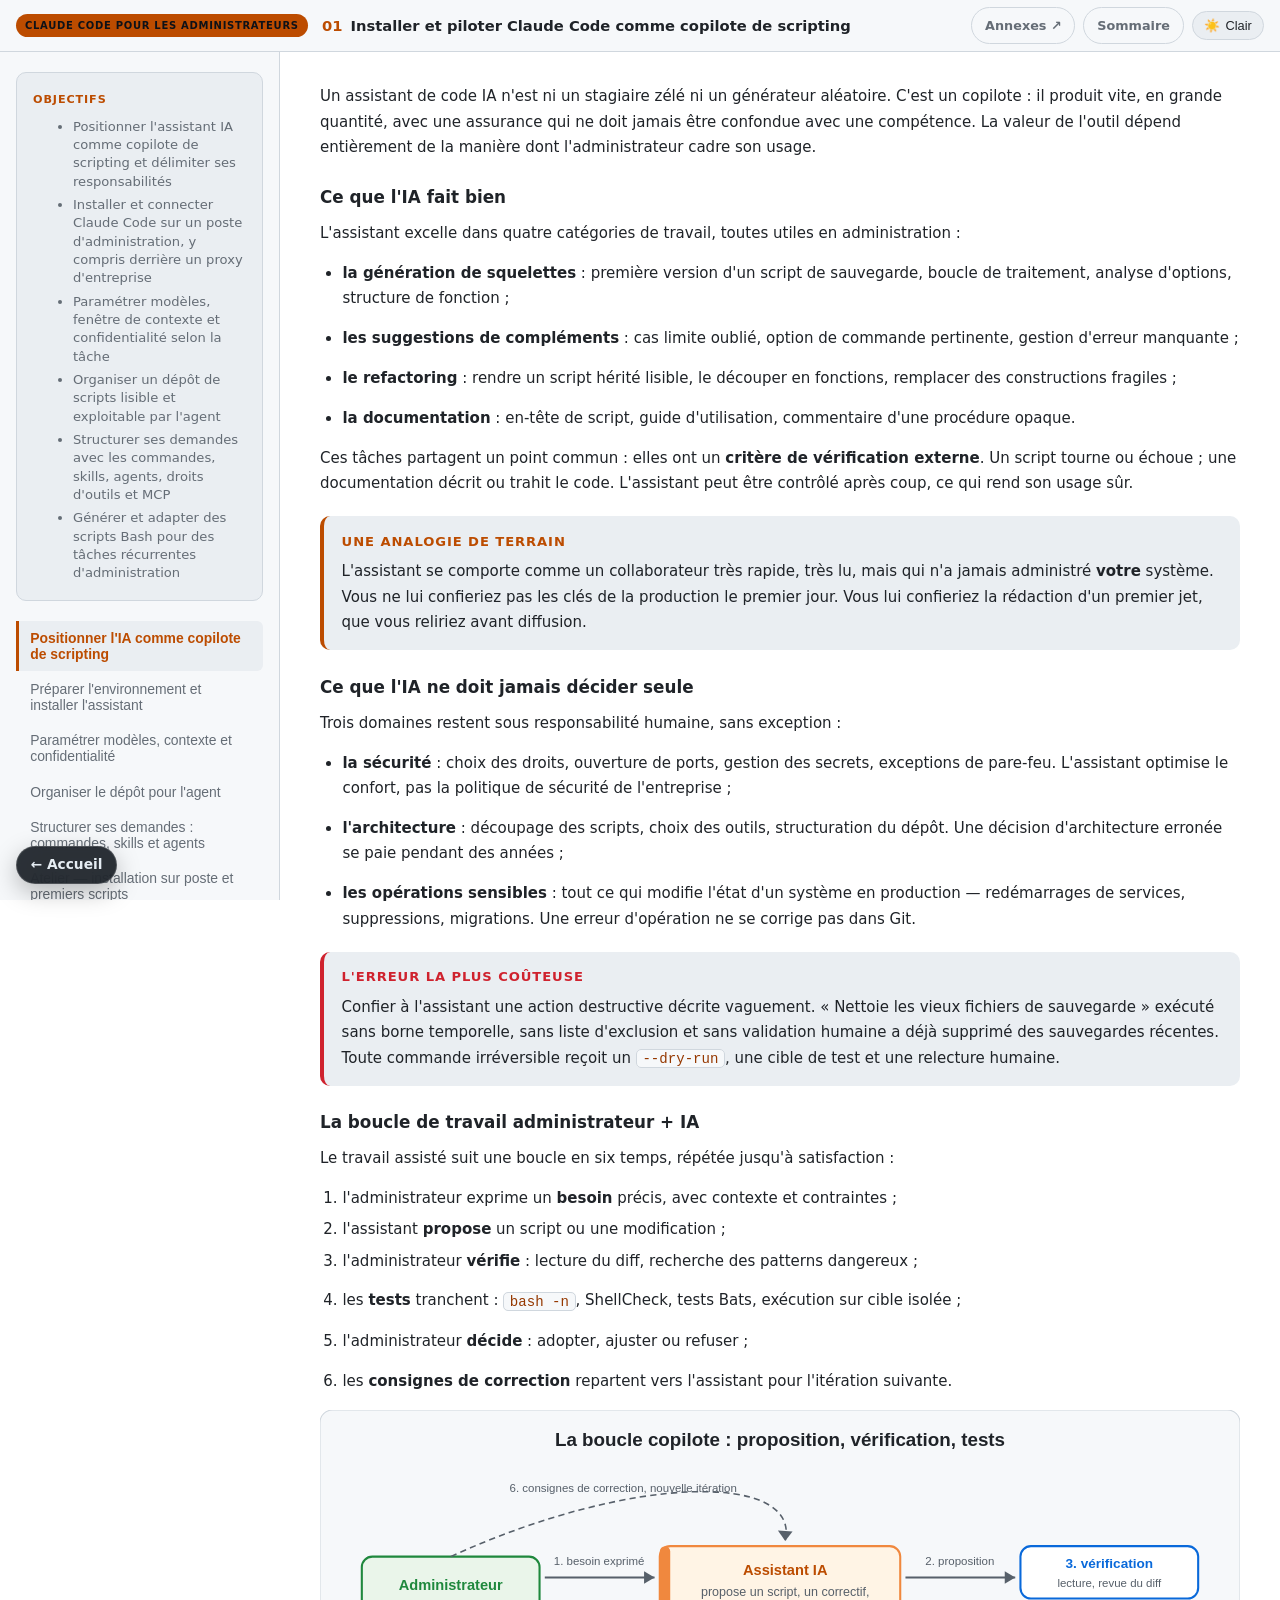
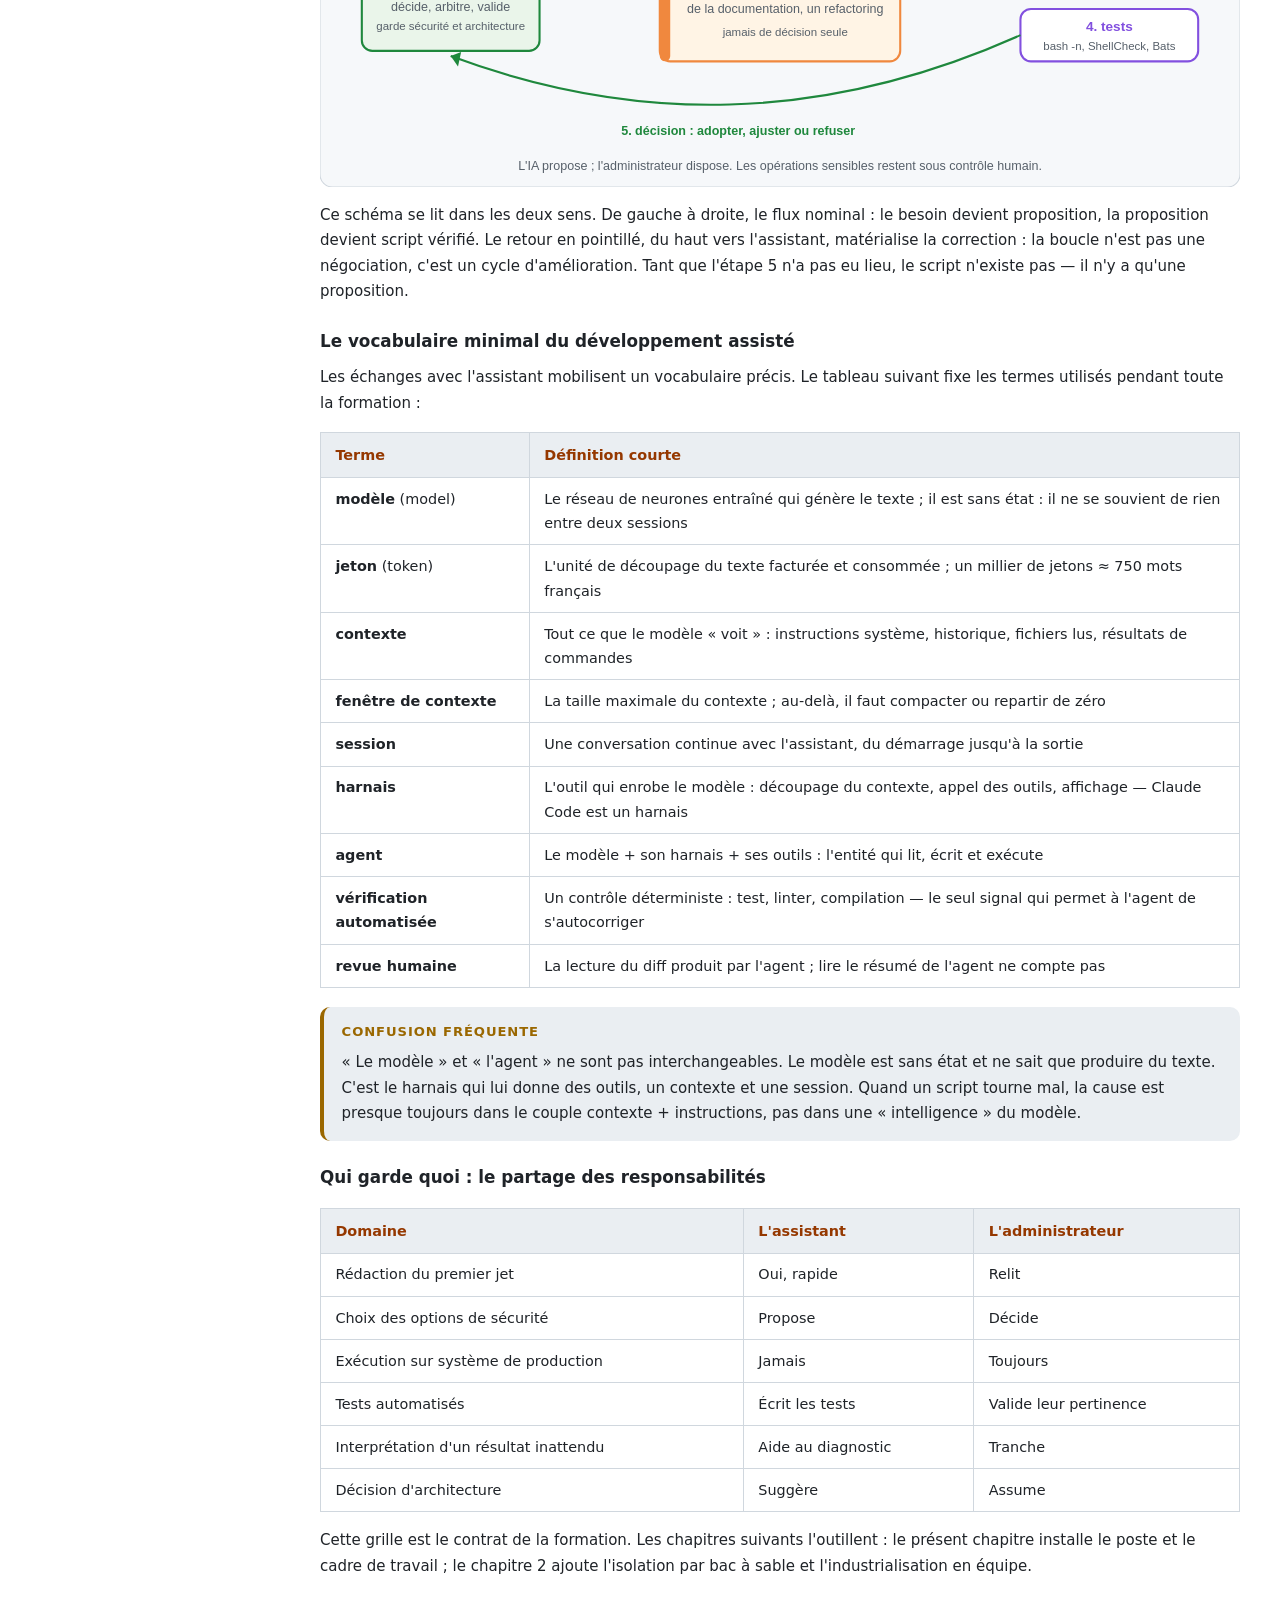
<file: docs/site/07-conclusion/chapitre-01-installer-et-piloter-claude-code-comme-copilote-de-scripting.html>
<!DOCTYPE html>
<html lang="fr">
<head>
<meta charset="UTF-8">
<meta name="viewport" content="width=device-width, initial-scale=1.0">
<meta name="description" content="Support interactif de formation Claude Code pour les administrateurs : 01 — Installer et piloter Claude Code comme copilote de scripting">
<title>01 — Installer et piloter Claude Code comme copilote de scripting</title>
<style>
:root {
  --bg: #0d1117; --surface: #161b22; --surface2: #1c2128; --border: #30363d;
  --primary: #f0883e; --primary2: #ffa657;
  --success: #3fb950; --warning: #d29922; --danger: #f85149;
  --text: #e6edf3; --text-muted: #8b949e; --code-bg: #010409; --radius: 10px;
  --topbar-h: 3.25rem;
}
:root[data-theme="light"] {
  --bg: #ffffff; --surface: #f6f8fa; --surface2: #eaeef2; --border: #d0d7de;
  --primary: #bc4c00; --primary2: #953800;
  --success: #1a7f37; --warning: #9a6700; --danger: #cf222e;
  --text: #1f2328; --text-muted: #656d76; --code-bg: #f6f8fa;
}
@media (prefers-color-scheme: light) {
  :root:not([data-theme="dark"]) {
    --bg: #ffffff; --surface: #f6f8fa; --surface2: #eaeef2; --border: #d0d7de;
    --primary: #bc4c00; --primary2: #953800;
    --success: #1a7f37; --warning: #9a6700; --danger: #cf222e;
    --text: #1f2328; --text-muted: #656d76; --code-bg: #f6f8fa;
  }
}
*, *::before, *::after { box-sizing: border-box; margin: 0; padding: 0; }
html { scroll-behavior: smooth; }
body { background: var(--bg); color: var(--text); font-family: system-ui, -apple-system, "Segoe UI", sans-serif; font-size: 15px; line-height: 1.7; transition: background .2s, color .2s; }

/* TOPBAR — fixe, ne bouge jamais au scroll */
.topbar {
  position: sticky; top: 0; z-index: 200; height: var(--topbar-h);
  background: var(--surface); border-bottom: 1px solid var(--border);
  display: flex; align-items: center; gap: .9rem; padding: 0 1rem;
}
.topbar .badge {
  flex: 0 0 auto; background: var(--primary); color: #0d1117;
  font-size: 10px; font-weight: 700; letter-spacing: .07em; text-transform: uppercase;
  padding: 3px 9px; border-radius: 20px; white-space: nowrap;
}
.topbar a.chapter-title {
  flex: 1 1 auto; min-width: 0; display: flex; align-items: baseline; gap: .5rem;
  text-decoration: none; color: var(--text); font-weight: 700; font-size: .92rem;
  overflow: hidden;
}
.topbar a.chapter-title:hover { color: var(--primary); }
.topbar a.chapter-title .num { color: var(--primary); flex: 0 0 auto; }
.topbar a.chapter-title .txt { overflow: hidden; text-overflow: ellipsis; white-space: nowrap; }
.topbar-links { flex: 0 0 auto; display: flex; align-items: center; gap: .5rem; }
.topbar-link {
  white-space: nowrap; padding: .4rem .8rem; border: 1px solid var(--border); border-radius: 20px;
  font-size: .8rem; font-weight: 600; color: var(--text-muted); text-decoration: none; transition: all .2s;
}
.topbar-link:hover { color: var(--primary); border-color: var(--primary); }
.theme-toggle {
  flex: 0 0 auto; background: var(--surface2); border: 1px solid var(--border); color: var(--text);
  padding: .4rem .7rem; border-radius: 20px; font-size: .8rem; cursor: pointer;
  display: inline-flex; align-items: center; gap: .35rem;
}
.theme-toggle:hover { border-color: var(--primary); }

/* LAYOUT — sidebar gauche + contenu */
.layout { display: flex; align-items: flex-start; }
.sidebar {
  flex: 0 0 280px; width: 280px;
  position: sticky; top: var(--topbar-h);
  height: calc(100vh - var(--topbar-h));
  overflow-y: auto; border-right: 1px solid var(--border); background: var(--surface);
  padding: 1.25rem 1rem 2rem;
}
.objectifs {
  background: var(--surface2); border: 1px solid var(--border);
  border-radius: var(--radius); padding: .8rem 1rem; margin-bottom: 1.25rem;
}
.objectifs-label { font-size: .7rem; font-weight: 700; letter-spacing: .08em; text-transform: uppercase; color: var(--primary); }
.objectifs ul { margin: .4rem 0 0 1.1rem; }
.objectifs li { font-size: .82rem; color: var(--text-muted); margin-bottom: .3rem; line-height: 1.4; }
.side-nav { display: flex; flex-direction: column; gap: .1rem; }
.side-nav button {
  text-align: left; background: none; border: none; border-left: 3px solid transparent;
  color: var(--text-muted); padding: .55rem .7rem; font-size: .87rem; font-weight: 500;
  cursor: pointer; border-radius: 0 6px 6px 0; transition: all .15s;
}
.side-nav button:hover { color: var(--text); background: var(--surface2); }
.side-nav button.active { color: var(--primary); border-left-color: var(--primary); background: var(--surface2); font-weight: 600; }
.side-nav-sep { height: 1px; background: var(--border); margin: .6rem 0; }

.content { flex: 1 1 auto; min-width: 0; }
.tab-content { display: none; padding: 2rem 2.5rem 4rem; max-width: 1100px; margin: 0 auto; }
.tab-content.active { display: block; }

/* SECTIONS */
h2 { font-size: 1.25rem; color: var(--primary2); margin: 1.8rem 0 .8rem; border-left: 3px solid var(--primary); padding-left: .75rem; }
h3 { font-size: 1.05rem; color: var(--text); margin: 1.4rem 0 .6rem; }
p { margin-bottom: .9rem; }
ul, ol { padding-left: 1.4rem; margin-bottom: .9rem; }
li { margin-bottom: .35rem; }

/* RESSOURCES — liste sous forme de cartes plutôt que de puces */
#tab-ressources ul { list-style: none; padding-left: 0; display: flex; flex-direction: column; gap: .5rem; }
#tab-ressources li {
  background: var(--surface); border: 1px solid var(--border); border-radius: var(--radius);
  padding: .75rem 1rem; margin-bottom: 0;
}
#tab-ressources li a { color: var(--primary2); font-weight: 600; text-decoration: none; }
#tab-ressources li a:hover { text-decoration: underline; }

/* AIDE — divulgation progressive pas-à-pas */
details.aide { margin-top: 1.5rem; border: 1px solid var(--border); border-radius: var(--radius); background: var(--surface); }
details.aide summary {
  cursor: pointer; padding: .8rem 1.1rem; font-weight: 600; color: var(--primary);
  list-style: none; display: flex; align-items: center; gap: .5rem;
}
details.aide summary::-webkit-details-marker { display: none; }
details.aide summary::before { content: "▶"; font-size: .7rem; transition: transform .15s; }
details.aide[open] summary::before { transform: rotate(90deg); }
details.aide .aide-body { padding: 0 1.1rem 1.1rem; border-top: 1px solid var(--border); margin-top: .2rem; padding-top: 1rem; }
img { max-width: 100%; height: auto; display: block; margin: 1rem auto; }

/* EXERCICE — un bloc par atelier, avec son aide pas-à-pas attachée juste en dessous */
.exercice { padding: 1.3rem 0; border-top: 1px solid var(--border); }
.exercice:first-of-type { border-top: none; padding-top: 0; }
.exercice h3 { margin: 0 0 .8rem; color: var(--primary2); }

/* CALLOUTS */
.callout { border-radius: var(--radius); padding: .9rem 1.1rem; margin: 1.2rem 0; border-left: 4px solid; background: var(--surface2); }
.callout.note   { border-color: var(--primary); }
.callout.tip    { border-color: var(--success); }
.callout.warn   { border-color: var(--warning); }
.callout.danger { border-color: var(--danger); }
.callout p:last-child { margin-bottom: 0; }
.callout-title { font-weight: 700; font-size: .82rem; text-transform: uppercase; letter-spacing: .07em; margin-bottom: .4rem; }
.callout.note   .callout-title { color: var(--primary); }
.callout.tip    .callout-title { color: var(--success); }
.callout.warn   .callout-title { color: var(--warning); }
.callout.danger .callout-title { color: var(--danger); }

/* TABLES */
.table-wrap { overflow-x: auto; margin: 1rem 0; }
table { width: 100%; border-collapse: collapse; font-size: .9rem; }
th { background: var(--surface2); color: var(--primary2); text-align: left; padding: .6rem .9rem; font-weight: 600; border: 1px solid var(--border); }
td { padding: .55rem .9rem; border: 1px solid var(--border); vertical-align: top; }
tr:hover td { background: var(--surface2); }

/* CODE */
.code-block { position: relative; margin: 1rem 0; }
pre { background: var(--code-bg); border: 1px solid var(--border); border-radius: var(--radius); padding: 1rem 1rem 1rem 1.2rem; overflow-x: auto; }
code { font-family: 'Consolas', 'Cascadia Code', monospace; font-size: .88rem; color: var(--primary2); }
p code, li code, td code { background: var(--code-bg); border: 1px solid var(--border); border-radius: 5px; padding: .05rem .35rem; }
.copy-btn {
  position: absolute; top: .5rem; right: .5rem;
  background: var(--surface2); border: 1px solid var(--border); color: var(--text-muted);
  padding: .25rem .6rem; font-size: .75rem; border-radius: 5px; cursor: pointer; transition: all .2s;
}
.copy-btn:hover { background: var(--primary); color: #0d1117; }
.copy-btn.copied { background: var(--success); color: #0d1117; }

/* QUIZ */
.quiz-question { background: var(--surface); border: 1px solid var(--border); border-radius: var(--radius); padding: 1.2rem; margin-bottom: 1.2rem; }
.quiz-question h4 { color: var(--primary2); margin-bottom: .9rem; font-size: .98rem; }
.quiz-options { display: flex; flex-direction: column; gap: .5rem; }
.quiz-option {
  background: var(--surface2); border: 1px solid var(--border);
  border-radius: 8px; padding: .6rem .9rem; cursor: pointer;
  font-size: .9rem; transition: all .2s; text-align: left; color: var(--text);
}
.quiz-option:hover:not(:disabled) { border-color: var(--primary); }
.quiz-option.correct { border-color: var(--success); color: var(--success); }
.quiz-option.wrong   { border-color: var(--danger);  color: var(--danger);  }
.quiz-option:disabled { cursor: default; }
.quiz-feedback { margin-top: .6rem; font-size: .87rem; color: var(--text-muted); font-style: italic; }
.quiz-score {
  background: var(--surface2); border: 1px solid var(--primary);
  border-radius: var(--radius); padding: 1.5rem; text-align: center; margin-top: 1.5rem; display: none;
}
.quiz-score .score-num { font-size: 2.5rem; font-weight: 700; color: var(--primary); }
.quiz-score p { color: var(--text-muted); margin-top: .4rem; }
.btn-restart { background: var(--primary); color: #0d1117; border: none; padding: .6rem 1.4rem; border-radius: 8px; font-weight: 700; cursor: pointer; margin-top: 1rem; font-size: .9rem; }
.btn-restart:hover { background: var(--primary2); }

/* RESPONSIVE — sidebar devient une barre horizontale sous 900px */
@media (max-width: 900px) {
  .layout { flex-direction: column; }
  .sidebar {
    position: static; width: 100%; height: auto; max-height: 40vh;
    border-right: none; border-bottom: 1px solid var(--border);
  }
  .side-nav { flex-direction: row; flex-wrap: nowrap; overflow-x: auto; gap: .3rem; }
  .side-nav button { border-left: none; border-bottom: 3px solid transparent; white-space: nowrap; border-radius: 6px 6px 0 0; }
  .side-nav button.active { border-left-color: transparent; border-bottom-color: var(--primary); }
  .side-nav-sep { display: none; }
  .tab-content { padding: 1.5rem 1.2rem 3rem; }
  .topbar a.chapter-title { font-size: .82rem; }
}
</style>
<link rel="stylesheet" href="assets/course-common.css">
<script src="assets/course-common.js" defer></script>
</head>
<body>

<div class="topbar">
  <span class="badge">Claude Code pour les administrateurs</span>
  <a class="chapter-title" href="index.html" title="Retour à l'accueil de la formation">
    <span class="num">01</span><span class="txt">Installer et piloter Claude Code comme copilote de scripting</span>
  </a>
  <div class="topbar-links">
    <a href="annexes.html" class="topbar-link">Annexes ↗</a>
    <a class="topbar-link" href="index.html">Sommaire</a>
    <button class="theme-toggle" id="theme-toggle" onclick="toggleTheme()" aria-label="Basculer entre thème clair et sombre">
      <span id="theme-icon">🌙</span> <span id="theme-label">Sombre</span>
    </button>
  </div>
</div>

<div class="layout">
  <aside class="sidebar">
    <div class="objectifs"><span class="objectifs-label">Objectifs</span><ul><li>Positionner l&#x27;assistant IA comme copilote de scripting et délimiter ses responsabilités</li><li>Installer et connecter Claude Code sur un poste d&#x27;administration, y compris derrière un proxy d&#x27;entreprise</li><li>Paramétrer modèles, fenêtre de contexte et confidentialité selon la tâche</li><li>Organiser un dépôt de scripts lisible et exploitable par l&#x27;agent</li><li>Structurer ses demandes avec les commandes, skills, agents, droits d&#x27;outils et MCP</li><li>Générer et adapter des scripts Bash pour des tâches récurrentes d&#x27;administration</li></ul></div>
    <nav class="side-nav" id="main-nav">
      <button class="active" onclick="showTab('positionner-l-ia-comme-copilote-de-scripting')">Positionner l&#x27;IA comme copilote de scripting</button>
  <button class="" onclick="showTab('preparer-l-environnement-et-installer-l-assistant')">Préparer l&#x27;environnement et installer l&#x27;assistant</button>
  <button class="" onclick="showTab('parametrer-modeles-contexte-et-confidentialite')">Paramétrer modèles, contexte et confidentialité</button>
  <button class="" onclick="showTab('organiser-le-depot-pour-l-agent')">Organiser le dépôt pour l&#x27;agent</button>
  <button class="" onclick="showTab('structurer-ses-demandes-commandes-skills-et-agents')">Structurer ses demandes : commandes, skills et agents</button>
  <button class="" onclick="showTab('atelier-installation-sur-poste-et-premiers-scripts')">Atelier — installation sur poste et premiers scripts</button>
  <button class="" onclick="showTab('quiz')">Quiz</button>
    </nav>
  </aside>
  <div class="content">
    <div id="tab-positionner-l-ia-comme-copilote-de-scripting" class="tab-content active">
<p>Un assistant de code IA n'est ni un stagiaire zélé ni un générateur aléatoire. C'est
un copilote : il produit vite, en grande quantité, avec une assurance qui ne doit
jamais être confondue avec une compétence. La valeur de l'outil dépend entièrement
de la manière dont l'administrateur cadre son usage.</p>
<h3>Ce que l'IA fait bien</h3>
<p>L'assistant excelle dans quatre catégories de travail, toutes utiles en
administration :</p>
<ul>
<li>
<p><strong>la génération de squelettes</strong> : première version d'un script de sauvegarde,
  boucle de traitement, analyse d'options, structure de fonction ;</p>
</li>
<li>
<p><strong>les suggestions de compléments</strong> : cas limite oublié, option de commande
  pertinente, gestion d'erreur manquante ;</p>
</li>
<li>
<p><strong>le refactoring</strong> : rendre un script hérité lisible, le découper en fonctions,
  remplacer des constructions fragiles ;</p>
</li>
<li>
<p><strong>la documentation</strong> : en-tête de script, guide d'utilisation, commentaire
  d'une procédure opaque.</p>
</li>
</ul>
<p>Ces tâches partagent un point commun : elles ont un <strong>critère de vérification
externe</strong>. Un script tourne ou échoue ; une documentation décrit ou trahit le code.
L'assistant peut être contrôlé après coup, ce qui rend son usage sûr.</p>
<div class="callout note"><div class="callout-title">Une analogie de terrain</div><p>L'assistant se comporte comme un collaborateur très rapide, très lu, mais qui
n'a jamais administré <strong>votre</strong> système. Vous ne lui confieriez pas les clés de
la production le premier jour. Vous lui confieriez la rédaction d'un premier
jet, que vous reliriez avant diffusion.</p></div>
<h3>Ce que l'IA ne doit jamais décider seule</h3>
<p>Trois domaines restent sous responsabilité humaine, sans exception :</p>
<ul>
<li>
<p><strong>la sécurité</strong> : choix des droits, ouverture de ports, gestion des secrets,
  exceptions de pare-feu. L'assistant optimise le confort, pas la politique de
  sécurité de l'entreprise ;</p>
</li>
<li>
<p><strong>l'architecture</strong> : découpage des scripts, choix des outils, structuration du
  dépôt. Une décision d'architecture erronée se paie pendant des années ;</p>
</li>
<li>
<p><strong>les opérations sensibles</strong> : tout ce qui modifie l'état d'un système en
  production — redémarrages de services, suppressions, migrations. Une erreur
  d'opération ne se corrige pas dans Git.</p>
</li>
</ul>
<div class="callout danger"><div class="callout-title">L'erreur la plus coûteuse</div><p>Confier à l'assistant une action destructive décrite vaguement. « Nettoie les
vieux fichiers de sauvegarde » exécuté sans borne temporelle, sans liste
d'exclusion et sans validation humaine a déjà supprimé des sauvegardes
récentes. Toute commande irréversible reçoit un <code>--dry-run</code>, une cible de test
et une relecture humaine.</p></div>
<h3>La boucle de travail administrateur + IA</h3>
<p>Le travail assisté suit une boucle en six temps, répétée jusqu'à satisfaction :</p>
<ol>
<li>l'administrateur exprime un <strong>besoin</strong> précis, avec contexte et contraintes ;</li>
<li>l'assistant <strong>propose</strong> un script ou une modification ;</li>
<li>
<p>l'administrateur <strong>vérifie</strong> : lecture du diff, recherche des patterns
   dangereux ;</p>
</li>
<li>
<p>les <strong>tests</strong> tranchent : <code>bash -n</code>, ShellCheck, tests Bats, exécution sur
   cible isolée ;</p>
</li>
<li>
<p>l'administrateur <strong>décide</strong> : adopter, ajuster ou refuser ;</p>
</li>
<li>les <strong>consignes de correction</strong> repartent vers l'assistant pour l'itération
   suivante.</li>
</ol>
<p><img alt="La boucle copilote : le besoin part de l'administrateur, l'assistant propose, la vérification et les tests qualifient, la décision revient à l'administrateur." src="../08-images/ch1-boucle-copilote.svg" /></p>
<p>Ce schéma se lit dans les deux sens. De gauche à droite, le flux nominal : le besoin
devient proposition, la proposition devient script vérifié. Le retour en pointillé,
du haut vers l'assistant, matérialise la correction : la boucle n'est pas une
négociation, c'est un cycle d'amélioration. Tant que l'étape 5 n'a pas eu lieu, le
script n'existe pas — il n'y a qu'une proposition.</p>
<h3>Le vocabulaire minimal du développement assisté</h3>
<p>Les échanges avec l'assistant mobilisent un vocabulaire précis. Le tableau suivant
fixe les termes utilisés pendant toute la formation :</p>
<div class="table-wrap"><table>
<thead>
<tr>
<th>Terme</th>
<th>Définition courte</th>
</tr>
</thead>
<tbody>
<tr>
<td><strong>modèle</strong> (model)</td>
<td>Le réseau de neurones entraîné qui génère le texte ; il est sans état : il ne se souvient de rien entre deux sessions</td>
</tr>
<tr>
<td><strong>jeton</strong> (token)</td>
<td>L'unité de découpage du texte facturée et consommée ; un millier de jetons ≈ 750 mots français</td>
</tr>
<tr>
<td><strong>contexte</strong></td>
<td>Tout ce que le modèle « voit » : instructions système, historique, fichiers lus, résultats de commandes</td>
</tr>
<tr>
<td><strong>fenêtre de contexte</strong></td>
<td>La taille maximale du contexte ; au-delà, il faut compacter ou repartir de zéro</td>
</tr>
<tr>
<td><strong>session</strong></td>
<td>Une conversation continue avec l'assistant, du démarrage jusqu'à la sortie</td>
</tr>
<tr>
<td><strong>harnais</strong></td>
<td>L'outil qui enrobe le modèle : découpage du contexte, appel des outils, affichage — Claude Code est un harnais</td>
</tr>
<tr>
<td><strong>agent</strong></td>
<td>Le modèle + son harnais + ses outils : l'entité qui lit, écrit et exécute</td>
</tr>
<tr>
<td><strong>vérification automatisée</strong></td>
<td>Un contrôle déterministe : test, linter, compilation — le seul signal qui permet à l'agent de s'autocorriger</td>
</tr>
<tr>
<td><strong>revue humaine</strong></td>
<td>La lecture du diff produit par l'agent ; lire le résumé de l'agent ne compte pas</td>
</tr>
</tbody>
</table></div>
<div class="callout warn"><div class="callout-title">Confusion fréquente</div><p>« Le modèle » et « l'agent » ne sont pas interchangeables. Le modèle est sans
état et ne sait que produire du texte. C'est le harnais qui lui donne des
outils, un contexte et une session. Quand un script tourne mal, la cause est
presque toujours dans le couple contexte + instructions, pas dans une
« intelligence » du modèle.</p></div>
<h3>Qui garde quoi : le partage des responsabilités</h3>
<div class="table-wrap"><table>
<thead>
<tr>
<th>Domaine</th>
<th>L'assistant</th>
<th>L'administrateur</th>
</tr>
</thead>
<tbody>
<tr>
<td>Rédaction du premier jet</td>
<td>Oui, rapide</td>
<td>Relit</td>
</tr>
<tr>
<td>Choix des options de sécurité</td>
<td>Propose</td>
<td>Décide</td>
</tr>
<tr>
<td>Exécution sur système de production</td>
<td>Jamais</td>
<td>Toujours</td>
</tr>
<tr>
<td>Tests automatisés</td>
<td>Écrit les tests</td>
<td>Valide leur pertinence</td>
</tr>
<tr>
<td>Interprétation d'un résultat inattendu</td>
<td>Aide au diagnostic</td>
<td>Tranche</td>
</tr>
<tr>
<td>Décision d'architecture</td>
<td>Suggère</td>
<td>Assume</td>
</tr>
</tbody>
</table></div>
<p>Cette grille est le contrat de la formation. Les chapitres suivants l'outillent :
le présent chapitre installe le poste et le cadre de travail ; le chapitre 2
ajoute l'isolation par bac à sable et l'industrialisation en équipe.</p>
</div>

<div id="tab-preparer-l-environnement-et-installer-l-assistant" class="tab-content">
<p>L'installation de Claude Code sur un poste d'administration ressemble à celle de
n'importe quel outil de développement, avec une exigence supplémentaire : le poste
d'administration est un poste sensible, souvent derrière un proxy d'entreprise.
Chaque étape ci-dessous intègre donc la variante « environnement contraint ».</p>
<h3>Prérequis du poste</h3>
<p>Le tableau récapitule les prérequis avant toute installation :</p>
<div class="table-wrap"><table>
<thead>
<tr>
<th>Prérequis</th>
<th>Détail</th>
<th>Vérification</th>
</tr>
</thead>
<tbody>
<tr>
<td>Système supporté</td>
<td>Linux (Ubuntu, Debian), macOS, Windows (natif ou WSL)</td>
<td><code>uname -a</code></td>
</tr>
<tr>
<td>Node.js 18+</td>
<td>Requis pour l'installation npm</td>
<td><code>node --version</code></td>
</tr>
<tr>
<td>Terminal usable</td>
<td>Bash, Zsh ; sous Windows, Git Bash ou WSL</td>
<td><code>echo $SHELL</code></td>
</tr>
<tr>
<td>Compte d'API</td>
<td>Clé Anthropic valide ou compte Claude avec abonnement</td>
<td>console d'administration de l'entreprise</td>
</tr>
<tr>
<td>Droits d'installation</td>
<td><code>npm install -g</code> ou installateur natif</td>
<td>selon politique locale</td>
</tr>
</tbody>
</table></div>
<div class="callout tip"><div class="callout-title">Sous Windows</div><p>La voie la plus fluide est WSL2 (Ubuntu) : Claude Code s'exécute dans un
environnement Linux complet, et les scripts Bash produits tournent tels quels.
L'installation native Windows fonctionne aussi ; Git Bash reste nécessaire
pour les scripts du support.</p></div>
<h3>Gérer les clés d'API</h3>
<p>L'authentification repose sur une clé portée par une variable d'environnement.
Deux cas se présentent :</p>
<ul>
<li>
<p><strong>compte Claude individuel</strong> (abonnement Pro/Max) : la commande <code>claude</code>
  ouvre un flux d'authentification navigateur au premier lancement, aucune clé
  à manipuler ;</p>
</li>
<li>
<p><strong>clé d'API d'entreprise</strong> (Console Anthropic) : la clé est fournie par le</p>
<blockquote>
<p>service en charge des licences et posée dans l'environnement.</p>
</blockquote>
</li>
</ul>
<div class="code-block"><pre><code class="language-bash"># Clé d'API dans l'environnement du shell (à la session)
export ANTHROPIC_API_KEY=&quot;sk-ant-api03-…&quot;

# De façon permanente, dans le profil personnel (~/.bashrc), jamais dans le dépôt
echo 'export ANTHROPIC_API_KEY=&quot;sk-ant-api03-…&quot;' &gt;&gt; ~/.bashrc
</code></pre><button class="copy-btn" onclick="copyCode(this)">Copier</button></div>
<p>Trois règles non négociables :</p>
<ol>
<li>
<p>la clé ne figure <strong>jamais</strong> dans un fichier versionné, un script, un README
   ou un ticket ;</p>
</li>
<li>
<p>le fichier <code>.env</code> qui la contient est listé dans <code>.gitignore</code> et interdit de
   lecture à l'agent (règle <code>Read(.env)</code> en <code>deny</code>, vue plus loin dans ce
   chapitre) ;</p>
</li>
<li>
<p>une clé compromise est révoquée depuis la console, pas « surveillée ».</p>
</li>
</ol>
<div class="callout warn"><div class="callout-title">Clé visible dans un historique</div><p>Un <code>export</code> tapé directement dans un terminal partagé ou enregistré dans un
enregistrement d'écran fuit la clé. Sur un poste de formation, saisir la clé
dans le profil personnel, puis vérifier avec <code>echo $ANTHROPIC_API_KEY | wc -c</code>
plutôt qu'en l'affichant.</p></div>
<h3>Traverser un proxy d'entreprise</h3>
<p>Sur un réseau d'entreprise, le trafic sortant passe par un proxy, souvent avec un
certificat racine interne (inspection TLS). Claude Code, comme tout client Node.js,
respecte les variables d'environnement standard :</p>
<div class="code-block"><pre><code class="language-bash"># Proxy d'entreprise
export HTTPS_PROXY=http://proxy.entreprise.example:8080
export HTTP_PROXY=http://proxy.entreprise.example:8080

# Contourner le proxy pour les adresses internes
export NO_PROXY=&quot;localhost,127.0.0.1,.entreprise.example&quot;

# Certificat racine de l'entreprise (inspection TLS)
export NODE_EXTRA_CA_CERTS=/etc/ssl/certs/entreprise-ca.pem
</code></pre><button class="copy-btn" onclick="copyCode(this)">Copier</button></div>
<p>Points d'attention fréquents :</p>
<ul>
<li>
<p>les proxies <strong>SOCKS ne sont pas pris en charge</strong> ; seul le proxy HTTP/HTTPS
  fonctionne ;</p>
</li>
<li>
<p>les connexions vers la boucle locale (<code>localhost</code>) contournent le proxy
  automatiquement ;</p>
</li>
<li>
<p>si le trafic reste bloqué, vérifier que le proxy autorise
  <code>api.anthropic.com</code> et <code>claude.ai</code> dans sa liste de sortie ;</p>
</li>
<li>
<p>une <strong>passerelle LLM interne</strong> (LLM Gateway type LiteLLM) remplace
  parfois l'API directe : la variable <code>ANTHROPIC_BASE_URL</code> pointe alors vers le
  service interne.</p>
</li>
</ul>
<div class="code-block"><pre><code class="language-bash"># Passerelle LLM interne au lieu de l'API directe
export ANTHROPIC_BASE_URL=http://llm-gateway.entreprise.example:4000
</code></pre><button class="copy-btn" onclick="copyCode(this)">Copier</button></div>
<p>Les pannes de connectivité se résolvent dans un ordre déterminé :</p>
<div class="table-wrap"><table>
<thead>
<tr>
<th>Symptôme</th>
<th>Cause probable</th>
<th>Vérification</th>
</tr>
</thead>
<tbody>
<tr>
<td><code>claude doctor</code> : authentification en échec</td>
<td>clé absente ou expirée</td>
<td><code>echo -n $ANTHROPIC_API_KEY \| wc -c</code></td>
</tr>
<tr>
<td>Délai puis timeout</td>
<td>proxy non déclaré ou refusé</td>
<td><code>curl -I https://api.anthropic.com</code></td>
</tr>
<tr>
<td>Erreur de certificat TLS</td>
<td>autorité racine interne non ajoutée</td>
<td><code>NODE_EXTRA_CA_CERTS</code> renseigné</td>
</tr>
<tr>
<td>Réponse de la mauvaise passerelle</td>
<td><code>ANTHROPIC_BASE_URL</code> erroné</td>
<td><code>echo $ANTHROPIC_BASE_URL</code></td>
</tr>
<tr>
<td>Session lente uniquement pour la documentation</td>
<td>proxy qui filtre les domaines MCP</td>
<td><code>/mcp</code> dans la session</td>
</tr>
</tbody>
</table></div>
<h3>Installer Claude Code</h3>
<p>Deux voies d'installation officielles existent. L'installateur natif est
recommandé : pas de dépendance Node.js globale, mises à jour intégrées.</p>
<p><strong>Voie 1 — installateur natif (recommandé)</strong> :</p>
<div class="code-block"><pre><code class="language-bash"># macOS et Linux
curl -fsSL https://claude.ai/install.sh | bash

# Derrière un proxy d'entreprise : les variables avant la commande
export HTTPS_PROXY=http://proxy.entreprise.example:8080
curl -fsSL https://claude.ai/install.sh | bash
</code></pre><button class="copy-btn" onclick="copyCode(this)">Copier</button></div>
<p><strong>Voie 2 — npm</strong> :</p>
<div class="code-block"><pre><code class="language-bash">npm install -g @anthropic-ai/claude-code
</code></pre><button class="copy-btn" onclick="copyCode(this)">Copier</button></div>
<div class="callout warn"><div class="callout-title">npm sous sudo</div><p>Installer un paquet npm global avec <code>sudo</code> installe du code exécuté en root
et crée des conflits de droits dans <code>~/.npm</code>. Sur un poste contraint,
configurer un préfixe utilisateur (<code>npm config set prefix ~/.npm-global</code>)
plutôt que d'élever les privilèges.</p></div>
<p>L'intégration IDE est optionnelle mais confortable : l'extension Claude Code pour
VS Code ajoute le lanceur, la sélection de contexte et le diff visuel des
modifications proposées par l'agent. Le terminal reste le mode principal de cette
formation.</p>
<h3>Maintenir l'installation</h3>
<p>Un poste d'administration se maintient comme un serveur : avec une procédure
connue, pas au doigt mouillé. Trois réflexes suffisent :</p>
<div class="table-wrap"><table>
<thead>
<tr>
<th>Besoin</th>
<th>Commande</th>
<th>Fréquence</th>
</tr>
</thead>
<tbody>
<tr>
<td>Connaître la version</td>
<td><code>claude --version</code></td>
<td>au diagnostic</td>
</tr>
<tr>
<td>Mettre à jour (installateur natif)</td>
<td><code>claude update</code></td>
<td>mensuelle, ou selon la politique du service</td>
</tr>
<tr>
<td>Mettre à jour (voie npm)</td>
<td><code>npm update -g @anthropic-ai/claude-code</code></td>
<td>idem</td>
</tr>
</tbody>
</table></div>
<p>Une montée de version peut changer des réglages par défaut (nouvelles règles de
permissions, nouveaux outils). Le réflexe d'après-mise-à-jour : relancer
<code>claude doctor</code>, ouvrir une session test, vérifier <code>/status</code>. Deux minutes qui
évitent une demi-heure de diagnostic en pleine tâche.</p>
<div class="callout warn"><div class="callout-title">Version figée sur un poste sensible</div><p>Certains services figent la version de l'outil le temps d'une validation
interne. Dans ce cas, noter la version validée dans le <code>CLAUDE.md</code> du dépôt
d'équipe : l'agent comme les collègues sauront qu'un écart de version
n'est pas une simple négligence.</p></div>
<h3>Vérifier l'installation et la connectivité</h3>
<p>Une installation qui « semble » fonctionner sans vérification formelle coûte
cher le lendemain. Trois contrôles suffisent :</p>
<div class="code-block"><pre><code class="language-bash"># 1. Version installée
claude --version

# 2. Diagnostic global : installation, configuration, réseau, santé du compte
claude doctor

# 3. Première session test : le prompt le plus simple possible
claude
&gt; Bonjour, réponds simplement « OK ».
</code></pre><button class="copy-btn" onclick="copyCode(this)">Copier</button></div>
<p>Dans la session, la commande <code>/status</code> affiche le compte actif, le modèle
courant et l'état des serveurs MCP. Si les trois contrôles passent, le poste est
opérationnel.</p>
<p><img alt="Chaîne complète : le poste porte la clé et les variables de proxy, le proxy d'entreprise filtre et journalise, l'API Anthropic ou la passerelle interne répond." src="../08-images/ch1-chaine-connexion.svg" /></p>
<p>Ce schéma montre que la sécurité de la chaîne ne repose pas sur un seul maillon.
La clé est protégée par l'environnement du shell, le trafic par le proxy, le
compte par la console d'administration. Le bandeau du bas rappelle les trois
réflexes permanents : politique de sortie maîtrisée, secrets hors du dépôt,
vérifications après chaque changement.</p>
<div class="callout tip"><div class="callout-title">Réflexe de diagnostic</div><p>En cas de doute (<code>claude doctor</code> en erreur, session qui échoue), vérifier dans
cet ordre : la variable de clé (<code>echo -n $ANTHROPIC_API_KEY | wc -c</code>), le
proxy (<code>curl -I https://api.anthropic.com</code>), le certificat
(<code>NODE_EXTRA_CA_CERTS</code> renseigné), la passerelle (<code>ANTHROPIC_BASE_URL</code>).
Quatre causes, quatre vérifications, dans cet ordre.</p></div>
</div>

<div id="tab-parametrer-modeles-contexte-et-confidentialite" class="tab-content">
<p>Une fois l'outil installé, trois réglages déterminent la qualité et le coût du
travail : le modèle choisi, la gestion du contexte et les préférences de
confidentialité. Ce sont les seuls réglages qu'un administrateur touche la
première semaine — le reste est déjà bien configuré par défaut.</p>
<h3>Choisir le modèle selon la tâche</h3>
<p>Claude Code propose plusieurs modèles, du plus léger au plus puissant. La règle
d'un administrateur est simple : <strong>le modèle le plus capable n'est pas le plus
économique</strong>. Chaque montée de gamme multiplie le coût de 3 à 15 fois.</p>
<div class="table-wrap"><table>
<thead>
<tr>
<th>Modèle</th>
<th>Usage type en administration</th>
<th>Exemple de demande</th>
</tr>
</thead>
<tbody>
<tr>
<td>Modèle léger (Haiku)</td>
<td>tâches simples, explication, correction ponctuelle</td>
<td>« explique cette ligne », « corrige cette faute dans l'aide du script »</td>
</tr>
<tr>
<td>Modèle intermédiaire (Sonnet)</td>
<td>défaut polyvalent : génération, refactoring, debug</td>
<td>« refactorise ce script de sauvegarde en fonctions »</td>
</tr>
<tr>
<td>Modèle le plus capable (Opus)</td>
<td>conception, architecture, revue de sécurité</td>
<td>« conçois la structure du module de monitoring »</td>
</tr>
</tbody>
</table></div>
<div class="code-block"><pre><code class="language-text"># Dans une session
/model            # liste les modèles et change le modèle courant

# De façon permanente, dans ~/.claude/settings.json
{
  &quot;model&quot;: &quot;sonnet&quot;
}
</code></pre><button class="copy-btn" onclick="copyCode(this)">Copier</button></div>
<p>La règle d'or pour un administrateur : modèle léger pour corriger et expliquer,
modèle intermédiaire pour générer et déboguer, modèle supérieur pour concevoir et
relire la sécurité. Le changement se fait à la demande, pas pour la journée
entière.</p>
<h3>Comprendre le contexte et la fenêtre</h3>
<p>Tout ce que le modèle lit compte : les instructions système, le fichier de
contexte du projet, l'historique de la conversation, chaque fichier ouvert,
chaque sortie de commande. Une session qui s'étend remplit sa fenêtre de
contexte comme un réservoir — et quand le réservoir déborde, le travail se
dégrade.</p>
<p>La dégradation est progressive et sournoise :</p>
<ul>
<li>
<p>d'abord, l'agent relit des fichiers qu'il avait déjà lus (la fenêtre est
  presque pleine) ;</p>
</li>
<li>
<p>puis, le compactage automatique résume l'historique et perd des décisions
  prises une heure plus tôt ;</p>
</li>
<li>
<p>enfin, l'agent « oublie » une contrainte donnée au début et produit un script
  qui la contredit — avec assurance.</p>
</li>
</ul>
<p><img alt="La fenêtre de contexte se remplit tour après tour : instructions et CLAUDE.md en bas, historique et résultats d'outils au-dessus ; l'espace restant se réduit jusqu'au seuil de compactage." src="../08-images/ch1-cycle-contexte.svg" /></p>
<p>Le schéma appelle une lecture attentive : le bloc vert, en bas, est payé à
<strong>chaque tour</strong>, que la tâche le concerne ou non. C'est pourquoi un fichier de
contexte (<code>CLAUDE.md</code>) doit rester court — son coût est permanent. Les blocs
bleus, eux, ne servent souvent plus à rien après quelques tours : les résultats
d'outils d'une exploration achevée n'ont plus d'usage, mais restent dans la
fenêtre.</p>
<h3>Piloter le contexte : les commandes de gestion</h3>
<p>Quatre commandes suffisent à maîtriser la fenêtre :</p>
<div class="table-wrap"><table>
<thead>
<tr>
<th>Commande</th>
<th>Effet</th>
<th>Quand l'utiliser</th>
</tr>
</thead>
<tbody>
<tr>
<td><code>/context</code></td>
<td>Affiche le remplissage de la fenêtre et son contenu</td>
<td>point de contrôle régulier</td>
</tr>
<tr>
<td><code>/compact</code></td>
<td>Résume l'historique et repart avec le résumé</td>
<td>à une frontière de phase, avant une nouvelle tâche</td>
</tr>
<tr>
<td><code>/clear</code></td>
<td>Vide tout et repart de zéro</td>
<td>entre deux tâches sans lien</td>
</tr>
<tr>
<td><code>/cost</code></td>
<td>Affiche les jetons et le coût de la session</td>
<td>avant/après une tâche coûteuse</td>
</tr>
</tbody>
</table></div>
<div class="code-block"><pre><code class="language-text"># Exemple de discipline de session
/context              # où en suis-je ?
/compact              # le cadrage est fait, on allège avant la génération
… génération du script …
/cost                 # mesure du coût de la passe
</code></pre><button class="copy-btn" onclick="copyCode(this)">Copier</button></div>
<div class="callout tip"><div class="callout-title">Compactage manuel plutôt qu'automatique</div><p>Le compactage automatique se déclenche vers 80 % de remplissage, au milieu
d'une tâche, sans que personne ne choisisse ce qui est conservé. Compacter
manuellement à une frontière naturelle — plan établi, script généré, tests
passés — garde le contrôle des décisions. La frontière de phase est le bon
moment ; le milieu d'un refactoring en est le pire.</p></div>
<h3>Suivre et maîtriser la consommation</h3>
<p>En équipe, la question arrive vite : « combien coûte un administrateur assisté
par mois ? ». Les jetons d'entrée se facturent à chaque tour ; un fichier de
5 000 lignes lu en entier consomme environ 12 000 jetons, relus à chaque tour
tant qu'il reste dans l'historique.</p>
<p>Le tableau des leviers, du plus impactant au plus fin :</p>
<div class="table-wrap"><table>
<thead>
<tr>
<th>Levier</th>
<th>Gain typique</th>
<th>Mise en œuvre</th>
</tr>
</thead>
<tbody>
<tr>
<td>Choisir le bon modèle</td>
<td>×3 à ×15 sur le coût</td>
<td>Haiku pour les tâches simples, Sonnet par défaut</td>
</tr>
<tr>
<td><code>/compact</code> régulier</td>
<td>évite le gonflement</td>
<td>à ~50 % de remplissage, aux frontières de phase</td>
</tr>
<tr>
<td><code>CLAUDE.md</code> concis</td>
<td>contexte injecté une fois</td>
<td>conventions et commandes, pas de documentation recopiée</td>
</tr>
<tr>
<td>Sous-agents pour les recherches</td>
<td>le bruit reste hors du contexte principal</td>
<td>l'agent lance la recherche, reçoit un rapport court</td>
</tr>
<tr>
<td>Ne pas recharger les gros fichiers</td>
<td>un gros fichier lu = des jetons payés à chaque tour</td>
<td>demander des extraits ciblés plutôt que la lecture intégrale</td>
</tr>
<tr>
<td><code>--max-turns</code> en automatisation</td>
<td>borne les allers-retours</td>
<td><code>claude --max-turns 10 "vérifie les sauvegardes"</code></td>
</tr>
</tbody>
</table></div>
<p>Pour le suivi consolidé d'un poste, l'outil communautaire <code>ccusage</code> lit les
journaux locaux de Claude Code et produit un rapport par jour, par modèle et par
session ; les équipes qui plafonnent le budget passent par un proxy LLM
(LiteLLM) avec budget dur configuré côté service.</p>
<p>Un ordre de grandeur pour raisonner en session : les <strong>jetons d'entrée</strong> se
facturent à chaque tour (le contexte complet est renvoyé au modèle à chaque
réponse) ; les <strong>jetons de sortie</strong> ne sont facturés qu'une fois mais coûtent
plus cher à l'unité ; le <strong>cache de lecture</strong> allège enfin la facture des
parties du contexte inchangées entre deux tours. Conséquence pratique :
relire les mêmes dix fichiers pendant vingt tours coûte bien plus que les
relire trois fois en compactant entre les phases.</p>
<div class="code-block"><pre><code class="language-text">Session exemple (modèle intermédiaire, chiffres d'ordre de grandeur) :
- cadrage + plan            : ~10 000 jetons d'entrée, 800 de sortie
- lecture de 4 fichiers     : ~15 000 jetons d'entrée
- génération du script      : ~25 000 jetons d'entrée, 2 500 de sortie
- itération + corrections   : ~40 000 jetons d'entrée, 1 500 de sortie
→ /cost affiche le cumul ; /compact avant la revue évite de repayer
  l'historique complet sur les tours suivants.
</code></pre><button class="copy-btn" onclick="copyCode(this)">Copier</button></div>
<div class="callout note"><div class="callout-title">Le poste d'administration n'est pas un banc d'essai</div><p>Une habitude utile : mesurer (<code>/cost</code>) une tâche représentative — un script
généré puis durci — une seule fois, puis s'en tenir au modèle intermédiaire.
Le gain de temps de l'assistant se joue sur la suppression des allers-retours
manuels, pas sur la chasse aux jetons.</p></div>
<h3>Préférences de génération et confidentialité</h3>
<p>Les préférences se posent dans <code>~/.claude/settings.json</code> (portée utilisateur)
ou <code>.claude/settings.json</code> (portée projet, versionné) :</p>
<div class="code-block"><pre><code class="language-json">{
  &quot;model&quot;: &quot;sonnet&quot;,
  &quot;permissions&quot;: {
    &quot;allow&quot;: [&quot;Bash(bash -n *)&quot;, &quot;Bash(shellcheck *)&quot;],
    &quot;deny&quot;: [&quot;Read(.env)&quot;, &quot;Read(.env.*)&quot;]
  },
  &quot;env&quot;: {
    &quot;CLAUDE_CODE_DISABLE_NONESSENTIAL_TRAFFIC&quot;: &quot;1&quot;
  }
}
</code></pre><button class="copy-btn" onclick="copyCode(this)">Copier</button></div>
<p>Cet exemple condense trois bonnes pratiques : le modèle par défaut posé
explicitement, les commandes de contrôle (<code>bash -n</code>, <code>shellcheck</code>) autorisées
sans confirmation pour fluidifier la boucle de tests, et les fichiers de
secrets interdits de lecture. La variable
<code>CLAUDE_CODE_DISABLE_NONESSENTIAL_TRAFFIC=1</code> coupe le trafic non essentiel
(statistiques d'usage, mises à jour) — utile sur un poste sensible ou à bande
passante comptée.</p>
<p>Côté confidentialité, trois questions à trancher avec la sécurité de
l'entreprise avant la première session :</p>
<ol>
<li>
<p><strong>quels dépôts</strong> l'assistant peut-il lire ? (un dépôt interne d'exploitation
   n'a pas le même statut qu'un dépôt d'outillage) ;</p>
</li>
<li>
<p><strong>quelles données</strong> peuvent figurer dans un prompt ? (jamais de secrets,
   jamais de données personnelles en clair) ;</p>
</li>
<li>
<p><strong>quel trajet</strong> les requêtes empruntent-elles ? (API directe ou passerelle
   interne journalisée).</p>
</li>
</ol>
<div class="callout danger"><div class="callout-title">Le secret dans le prompt</div><p>Coller un mot de passe, une clé ou un token « juste pour que l'assistant
teste » l'envoie dans la requête API et le laisse dans l'historique local de
la session. Un secret ne transite jamais par un prompt : il vit dans
l'environnement du shell ou dans un gestionnaire de secrets, et le script le
lit au moment de l'exécution.</p></div>
</div>

<div id="tab-organiser-le-depot-pour-l-agent" class="tab-content">
<p>Un agent est sans état : chaque session repart de zéro. Tout ce qui n'est pas
écrit dans le dépôt doit être réexpliqué, chaque fois. Un dépôt bien organisé
réduit ce coût et fiabilise le travail — l'équivalent, pour l'agent, de ce
qu'une bonne documentation représente pour un nouvel arrivant.</p>
<h3>Pourquoi l'organisation prime</h3>
<p>Comparez deux dépôts de scripts d'administration :</p>
<ul>
<li>
<p><strong>dépôt A</strong> : 200 scripts à plat, noms courts (<code>b1.sh</code>, <code>fix2.sh</code>), aucun
  README ; l'agent lit dix fichiers avant de comprendre, propose des doublons,
  contredit des conventions invisibles ;</p>
</li>
<li>
<p><strong>dépôt B</strong> : dossiers par domaine (<code>scripts/sauvegarde/</code>,
  <code>scripts/monitoring/</code>), noms explicites, <code>CLAUDE.md</code> de vingt lignes ; l'agent
  comprend la structure en une lecture et suit les conventions du dépôt.</p>
</li>
</ul>
<p>Le dépôt B produit de meilleurs scripts avec le même modèle et le même harnais.
La différence ne vient pas de l'IA : elle vient de l'<strong>expérience agent</strong> (AX)
du dépôt — sa préparation pour un lecteur sans état.</p>
<div class="callout note"><div class="callout-title">DX et AX</div><p>La DX (expérience développeur) s'adresse aux humains : documentation
d'accueil, tutoriels, accompagnement. L'AX (expérience agent) s'adresse aux
lecteurs sans état : vérifications automatisées rapides, structure
prévisible, instructions toujours chargées mais courtes. Les deux se
recouvrent souvent — une base claire pour l'un aide l'autre — mais divergent
sur un point : la connaissance tribale (« demande à Sarah ») ne fonctionne
pas avec un agent.</p></div>
<h3>CLAUDE.md : la feuille de route permanente</h3>
<p><code>CLAUDE.md</code>, à la racine du dépôt, est chargé au démarrage de chaque session.
C'est le seul endroit garanti lu. Son contenu cible : tout ce que l'agent ne
peut pas déduire du code seul.</p>
<div class="code-block"><pre><code class="language-markdown"># CLAUDE.md — dépôt scripts-admin

## Commandes
- Syntaxe : `bash -n scripts/*.sh` avant tout commit
- Lint : `shellcheck scripts/*.sh`
- Tests : `bats tests/`

## Conventions
- Un script = une tâche, un en-tête documentant objectif, usage, effets.
- Bash strict : `set -euo pipefail` obligatoire.
- Aucune valeur codée en dur : tout paramètre passe par une option ou .env.

## Interdits
- Ne jamais modifier `generated/` (produit par le pipeline).
- Ne jamais appeler `docker system prune` ni aucun `rm -rf` non borné.
- Aucune adresse IP codée en dur : passer par `etc/hosts.ini`.
</code></pre><button class="copy-btn" onclick="copyCode(this)">Copier</button></div>
<p>Ce fichier fait environ vingt lignes. Trois sections : commandes, conventions,
interdits. C'est une feuille de route, pas une documentation.</p>
<p>Ce qu'il faut <strong>éviter</strong> d'y mettre :</p>
<ul>
<li>
<p>des guides complets recopiés (ils consomment des jetons à chaque tour, pour
  des sessions qui ne les utilisent pas) ;</p>
</li>
<li>
<p>des procédures détaillées (elles appartiennent à un fichier de
  documentation, référencé) ;</p>
</li>
<li>
<p>tout ce que le code montre déjà de façon évidente.</p>
</li>
</ul>
<p><img alt="Le dépôt séparé en trois zones : le travail réel à gauche, les fichiers de contexte au centre, les règles de conception à droite." src="../08-images/ch1-anatomie-depot.svg" /></p>
<p>Le schéma distingue les trois zones du dépôt. La colonne centrale —
<code>CLAUDE.md</code>, <code>.claude/settings.json</code>, commandes personnalisées, <code>.mcp.json</code> —
est la zone « agent » : courte, déclarative, versionnée avec le dépôt. Les
flèches rappellent l'interaction : les fichiers de contexte orientent la
lecture du code, et les règles de conception (à droite) gouvernent la
rédaction des fichiers de contexte eux-mêmes.</p>
<h3>La divulgation progressive : pointeurs plutôt que contenu</h3>
<p>Le principe : garder la couche toujours chargée réduite, et placer le détail
derrière des <strong>pointeurs de contexte</strong> — des mentions qui ne coûtent qu'une
ligne tant que l'agent ne les suit pas.</p>
<div class="code-block"><pre><code class="language-markdown"># Dans CLAUDE.md — version longue mais économe
- Publication ou déploiement : lire d'abord `docs/runbook-deploy.md`.
- Ajout d'un script de sauvegarde : modèle dans `templates/sauvegarde.sh`.
- Conventions de journalisation : voir `docs/journalisation.md`.
</code></pre><button class="copy-btn" onclick="copyCode(this)">Copier</button></div>
<p>Chaque ligne indique deux choses : <strong>un chemin stable</strong> et <strong>quand le suivre</strong>.
Un chemin seul (<code>voir docs/…</code>) est un pointeur que l'agent ignore ; la
condition d'usage (« quand tu ajoutes un script de sauvegarde ») lui donne sa
raison d'être.</p>
<div class="callout tip"><div class="callout-title">La règle des deux corrections</div><p>Après avoir corrigé l'agent deux fois sur le même point dans deux sessions
différentes, la correction est une candidate naturelle à <code>CLAUDE.md</code>. En
dessous de deux, c'était probablement une ambiguïté ponctuelle ; au-delà,
c'est une règle du dépôt qui manquait.</p></div>
<h3>Hiérarchie des fichiers de contexte</h3>
<p>Claude Code charge les fichiers de contexte par portée, de l'entreprise au
dossier :</p>
<div class="table-wrap"><table>
<thead>
<tr>
<th>Niveau</th>
<th>Fichier</th>
<th>Usage</th>
</tr>
</thead>
<tbody>
<tr>
<td>Utilisateur</td>
<td><code>~/.claude/CLAUDE.md</code></td>
<td>préférences personnelles, style d'interaction</td>
</tr>
<tr>
<td>Projet (partagé)</td>
<td><code>CLAUDE.md</code> à la racine du dépôt</td>
<td>règles d'équipe, versionné</td>
</tr>
<tr>
<td>Projet (local)</td>
<td><code>CLAUDE.local.md</code></td>
<td>surcharges personnelles, non versionné</td>
</tr>
</tbody>
</table></div>
<p>La règle d'or : les règles d'équipe vivent dans le <code>CLAUDE.md</code> du projet ;
les goûts personnels dans le fichier utilisateur ou local. Un
<code>CLAUDE.local.md</code> versionné par erreur impose les préférences d'un seul à
toute l'équipe.</p>
<p>La commande <code>/memory</code> de la session ouvre l'ensemble de ces fichiers pour
lecture et édition directe. C'est le chemin le plus court pour corriger une
règle : l'agent la viole, l'administrateur ouvre <code>/memory</code>, ajuste la ligne
fautive, la règle s'applique aux sessions suivantes. Un système de mémoire
mal entretenu dérive comme une documentation obsolète — les règles qui n'ont
plus cours se suppriment à la revue du dépôt, pas en accumulate.</p>
<h3>README et conventions de nommage</h3>
<p>Pour les humains d'abord, pour les agents ensuite :</p>
<ul>
<li>
<p><strong>un README à la racine</strong> : but du dépôt en trois phrases, structure des
  dossiers, commande de prise en main ;</p>
</li>
<li>
<p><strong>un README par sous-dossier</strong> de scripts : rôle du dossier, script à lire
  en premier ;</p>
</li>
<li>
<p><strong>un nommage explicite</strong> : <code>collecte-infos-projet.sh</code> plutôt que <code>c1.sh</code> ;
  le nom porte le rôle, l'agent comme l'humain s'épargnent une lecture.</p>
</li>
</ul>
<p>Un README de sous-dossier tient en dix lignes et suit toujours le même
schéma :</p>
<div class="code-block"><pre><code class="language-markdown"># scripts/sauvegarde/

Scripts de sauvegarde et de restauration des bases du parc de test.

- `sauvegarde-base.sh` : sauvegarde quotidienne, à lire en premier.
- `restauration-base.sh` : restauration, exécution sur cible de test
  uniquement (voir Interdits dans CLAUDE.md).

Exécution : `bash sauvegarde-base.sh --base &lt;nom&gt; --dry-run`
Ne jamais lancer restauration-base.sh sur un service en production.
</code></pre><button class="copy-btn" onclick="copyCode(this)">Copier</button></div>
<div class="code-block"><pre><code class="language-text">depot-admin/
├── CLAUDE.md
├── README.md
├── scripts/
│   ├── sauvegarde/
│   │   ├── README.md
│   │   └── sauvegarde-base.sh
│   └── monitoring/
├── tests/
├── docs/
│   ├── runbook-deploy.md
│   └── journalisation.md
├── templates/
│   └── sauvegarde.sh
└── etc/
    └── hosts.ini
</code></pre><button class="copy-btn" onclick="copyCode(this)">Copier</button></div>
<div class="callout warn"><div class="callout-title">Le dépôt n'est pas un dépôt de secrets</div><p><code>.env</code>, clés, mots de passe de service n'ont rien à faire dans l'historique
Git, même dans un dépôt privé « temporaire ». Le <code>.gitignore</code> les exclue, la
règle <code>Read(.env)</code> en <code>deny</code> interdit leur lecture, et les secrets réels
vivent dans l'environnement ou un gestionnaire dédié.</p></div>
</div>

<div id="tab-structurer-ses-demandes-commandes-skills-et-agents" class="tab-content">
<p>L'outil est installé, le dépôt est préparé. Reste la compétence centrale :
formuler des demandes qui produisent des scripts exploitables. Claude Code
apporte pour cela quatre mécanismes — commandes standardisées, skills, agents
et permissions — plus une brique d'extension : les serveurs MCP.</p>
<h3>Anatomie d'une demande efficace</h3>
<p>Une demande pauvre produit un script pauvre. Comparez :</p>
<div class="code-block"><pre><code class="language-text">Demande faible :
« Écris un script de nettoyage des logs. »
</code></pre><button class="copy-btn" onclick="copyCode(this)">Copier</button></div>
<div class="code-block"><pre><code class="language-text">Demande efficace :
« Écris un script Bash qui supprime dans /var/log/app/ les fichiers
*.log de plus de 30 jours.
Contraintes :
- bash strict (set -euo pipefail) ;
- liste les fichiers avant suppression, ne supprime qu'après confirmation
  ou avec --force ;
- journalise chaque suppression dans /var/log/cleanup.log ;
- mode --dry-run par défaut ;
- aucune suppression hors de /var/log/app/.
Ne modifie rien d'autre. Propose d'abord le script, sans l'exécuter. »
</code></pre><button class="copy-btn" onclick="copyCode(this)">Copier</button></div>
<p>La deuxième demande spécifie cinq éléments : <strong>l'objectif</strong>, les <strong>contraintes</strong>,
le <strong>comportement par défaut sûr</strong> (<code>--dry-run</code>), les <strong>limites</strong> (aucune
suppression hors du répertoire) et le <strong>protocole d'interaction</strong> (proposer sans
exécuter). Chacun de ces éléments évite une itération de correction.</p>
<p>Un gabarit de demande réutilisable :</p>
<div class="code-block"><pre><code class="language-text">[Objectif] : ce que le script doit faire, en une phrase.
[Contexte] : système cible, droits disponibles, dépendances.
[Contraintes] : bash strict, journalisation, dry-run par défaut.
[Limites] : ce que le script ne doit jamais toucher.
[Validation] : comment le stagiaire jugera le résultat (tests, sortie attendue).
</code></pre><button class="copy-btn" onclick="copyCode(this)">Copier</button></div>
<div class="callout tip"><div class="callout-title">Demander un plan avant le code</div><p>Sur une tâche non triviale, une première demande utile est : « Propose un
plan en cinq étapes, sans écrire de code. » Le plan coûte peu, se corrige
vite, et évite de découvrir après 300 lignes que la structure ne convient pas.</p></div>
<h3>Les commandes standardisées : les prompts /slash</h3>
<p>Les commandes <code>/slash</code> sont des prompts intégrés, disponibles dans toute
session. Celles d'un administrateur :</p>
<div class="table-wrap"><table>
<thead>
<tr>
<th>Commande</th>
<th>Rôle</th>
</tr>
</thead>
<tbody>
<tr>
<td><code>/init</code></td>
<td>génère un premier <code>CLAUDE.md</code> à partir du dépôt courant</td>
</tr>
<tr>
<td><code>/model</code></td>
<td>change de modèle</td>
</tr>
<tr>
<td><code>/context</code></td>
<td>état du contexte</td>
</tr>
<tr>
<td><code>/compact</code></td>
<td>compacte l'historique</td>
</tr>
<tr>
<td><code>/clear</code></td>
<td>repart de zéro</td>
</tr>
<tr>
<td><code>/cost</code></td>
<td>jetons et coût de la session</td>
</tr>
<tr>
<td><code>/status</code></td>
<td>compte, modèle, santé MCP</td>
</tr>
<tr>
<td><code>/memory</code></td>
<td>édite les fichiers de contexte chargés</td>
</tr>
<tr>
<td><code>/mcp</code></td>
<td>état des serveurs MCP</td>
</tr>
<tr>
<td><code>/skills</code></td>
<td>liste les compétences disponibles</td>
</tr>
</tbody>
</table></div>
<p>Une commande fait deux choses : elle <strong>standardise</strong> (le même prompt pour
tout le monde) et elle <strong>documente</strong> (le titre porte l'intention). Les
commandes intégrées couvrent la gestion de session ; la vraie puissance vient
des commandes personnalisées de l'équipe.</p>
<h3>Les commandes personnalisées de l'équipe</h3>
<p>Un fichier Markdown dans <code>.claude/commands/</code> devient une commande <code>/slash</code>
du projet. Exemple <code>.claude/commands/nouveau-script.md</code> :</p>
<div class="code-block"><pre><code class="language-markdown">---
description: Génère un script Bash selon les conventions du dépôt
allowed-tools: Read, Write
---

Génère un script Bash nommé $ARGUMENTS dans scripts/.
Applique strictement :
- en-tête standard (objectif, usage, effets, exit codes) ;
- set -euo pipefail ;
- validation des paramètres avec message d'aide ;
- trap de nettoyage pour les fichiers temporaires ;
- journalisation dans le format de docs/journalisation.md.

Produis d'abord le squelette, puis demande validation avant le corps.
</code></pre><button class="copy-btn" onclick="copyCode(this)">Copier</button></div>
<p>Lancée par <code>/nouveau-script collecte-infos-projet.sh</code>, la commande injecte le
prompt complet avec l'argument. Une équipe définit ainsi son vocabulaire :
<code>/nouveau-script</code>, <code>/revue-shell</code>, <code>/doc-script</code>… Le prompt cesse d'être un
talent individuel ; il devient un actif du dépôt.</p>
<p>Trois conventions d'équipe rendent ce vocabulaire durable :</p>
<ul>
<li>
<p><strong>un verbe par intention</strong> : <code>nouveau-</code> pour générer, <code>revue-</code> pour relire,
  <code>doc-</code> pour documenter — la commande se devine au lieu de se chercher ;</p>
</li>
<li>
<p><strong>une description dans l'en-tête</strong> : elle s'affiche dans la liste des
  commandes et sert au stagiaire comme à l'agent ;</p>
</li>
<li>
<p><strong>des commandes versionnées</strong> : une commande corrigée profite à toute
  l'équipe au prochain <code>git pull</code>, sans diffusion manuelle.</p>
</li>
</ul>
<h3>Les skills : bonnes pratiques et patterns chargés à la demande</h3>
<p>Une <strong>compétence</strong> (skill) est une unité de savoir-faire : instructions et
ressources, stockées dans le dépôt ou un greffon, chargées seulement quand la
tâche les concerne. Par défaut, seuls le nom et la description occupent le
contexte — un ou deux jets de jetons. C'est l'application directe de la
divulgation progressive.</p>
<p>Structure d'une compétence :</p>
<div class="code-block"><pre><code class="language-text">shell-scripting/
└── skills/
    └── bash-defensive-patterns/
        └── SKILL.md      # métadonnées + instructions
</code></pre><button class="copy-btn" onclick="copyCode(this)">Copier</button></div>
<p>Un <code>SKILL.md</code> contient un en-tête YAML (nom, description) puis les
instructions : validation des paramètres, <code>trap</code>, gestion des erreurs, fichiers
temporaires, codes de retour. Une compétence peut embarquer des scripts ou des
modèles annexes.</p>
<p>Usage dans une session :</p>
<div class="code-block"><pre><code class="language-text">/shell-scripting:bash-defensive-patterns
Relis le script proposé : paramètres, chemins, erreurs, trap, journalisation.
</code></pre><button class="copy-btn" onclick="copyCode(this)">Copier</button></div>
<p>La compétence distingue l'<strong>outil</strong> (ce que l'agent appelle, comme Bash ou
Read) de la <strong>compétence</strong> (les instructions qu'il lit). L'outil exécute ; la
compétence guide.</p>
<h3>Les agents : une personnalité, un poste</h3>
<p>Un <strong>agent personnalisé</strong> fixe un rôle, un modèle, un périmètre d'outils et
des instructions propres. Fichier <code>.claude/agents/revue-shell.md</code> :</p>
<div class="code-block"><pre><code class="language-markdown">---
name: revue-shell
description: Relit un script Bash pour la portabilité POSIX et la robustesse.
tools: Read, Grep, Glob
model: sonnet
---

Tu es relecteur de scripts shell. Tu ne modifies aucun fichier.
Tu produis un rapport : fichier, problème, impact, correctif proposé.
Signale tout pattern non portable (bashismes), tout rm non borné,
toute absence de trap ou de validation des paramètres.
</code></pre><button class="copy-btn" onclick="copyCode(this)">Copier</button></div>
<p>Dans une session, l'agent principal peut déléguer à ce relecteur comme
<strong>sous-agent</strong> : le sous-agent consomme son propre contexte avec le travail
bruyant (lectures multiples, grep étendus) et ne renvoie qu'un rapport court.
Le contexte principal reste propre, et la séparation des rôles — l'auteur ne
relit pas son propre travail — fiabilise la revue.</p>
<p>Deux limites à connaître :</p>
<ul>
<li>
<p>un sous-agent ne lance pas d'autres sous-agents : un seul niveau, pas de
  hiérarchie ;</p>
</li>
<li>
<p>le rapport d'un sous-agent est une <strong>source secondaire</strong> : ce qu'il omet
  reste invisible pour le parent. Les faits importants se vérifient sur le
  code, pas sur le résumé.</p>
</li>
</ul>
<div class="callout note"><div class="callout-title">Agent ≠ skill</div><p>Le skill dit <strong>comment faire</strong> une catégorie de tâches (un savoir-faire
chargé à la demande). L'agent dit <strong>qui fait</strong> et <strong>avec quoi</strong> (un rôle, un
modèle, des outils, des limites). Le skill complète la session courante ;
l'agent ouvre une session parallèle.</p></div>
<h3>Gérer les droits des outils : permissions et modes</h3>
<p>Par défaut, Claude Code demande confirmation avant toute action hors lecture —
chaque écriture, chaque commande. Trois niveaux de réglage coexistent :</p>
<ul>
<li>
<p><strong>les modes de permission</strong> : bascule rapide avec <code>Shift+Tab</code> (demander
  tout, accepter les éditions, plan autonome) ;</p>
</li>
<li>
<p><strong>les règles</strong> dans <code>settings.json</code> : <code>allow</code>, <code>ask</code>, <code>deny</code> ;</p>
</li>
<li><strong>la ligne de commande</strong> : <code>--disallowedTools</code> pour une session donnée.</li>
</ul>
<p>Les modes servent au rythme de la tâche, les règles servent à la politique du
dépôt. Le tableau situe les trois modes usuels :</p>
<div class="table-wrap"><table>
<thead>
<tr>
<th>Mode</th>
<th>Ce qu'il fait</th>
<th>Usage typique</th>
</tr>
</thead>
<tbody>
<tr>
<td>Demander tout</td>
<td>confirmation pour chaque écriture et commande</td>
<td>première exploration d'un dépôt inconnu</td>
</tr>
<tr>
<td>Accepter les éditions</td>
<td>les modifications de fichiers passent, les commandes demandent</td>
<td>rédaction et refactoring en boucle courte</td>
</tr>
<tr>
<td>Plan autonome</td>
<td>l'agent enchaîne actions et commandes selon les règles</td>
<td>ateliers répétés, déjà balisés par <code>deny</code> solides</td>
</tr>
</tbody>
</table></div>
<p>La hiérarchie des fichiers de réglages suit la même logique que celle des
fichiers de contexte : <code>~/.claude/settings.json</code> (utilisateur),
<code>.claude/settings.json</code> (projet, versionné), <code>.claude/settings.local.json</code>
(local, non versionné). Les règles <code>deny</code> d'un dépôt s'appliquent à quiconque
l'ouvre — c'est le bon endroit pour les interdits d'équipe, indépendamment du
poste qui exécute la session.</p>
<div class="code-block"><pre><code class="language-json">{
  &quot;permissions&quot;: {
    &quot;allow&quot;: [
      &quot;Bash(bash -n *)&quot;,
      &quot;Bash(shellcheck *)&quot;,
      &quot;Read(~/.claude/**)&quot;
    ],
    &quot;ask&quot;: [
      &quot;Bash(git commit *)&quot;
    ],
    &quot;deny&quot;: [
      &quot;Read(.env)&quot;,
      &quot;Read(.env.*)&quot;,
      &quot;Bash(rm -rf /*)&quot;,
      &quot;Bash(git push *)&quot;,
      &quot;Bash(docker system prune*)&quot;
    ]
  }
}
</code></pre><button class="copy-btn" onclick="copyCode(this)">Copier</button></div>
<p>Lecture de cet exemple : les contrôles de qualité (<code>bash -n</code>, <code>shellcheck</code>)
passent sans friction ; un commit demande toujours confirmation ; les
destructions non bornées et la lecture des secrets sont interdites
définitivement. La règle <code>deny</code> prévaut sur <code>allow</code>, qui prévaut sur le mode
courant.</p>
<div class="callout danger"><div class="callout-title">Jamais de contournement global</div><p>L'option <code>--dangerously-skip-permissions</code> désactive toutes les
confirmations. Sur un poste d'administration, elle n'est jamais justifiée :
elle transforme une proposition d'agent en exécution automatique. Le bon
réglage est la règle fine (<code>allow</code> ciblée), jamais le bypass global.</p></div>
<h3>Une session type, commentée</h3>
<p>Le transcript abrégé ci-dessous montre l'enchaînement des mécanismes sur une
tâche réelle : cadrage, plan, génération, tests, revue déléguée.</p>
<div class="code-block"><pre><code class="language-text">$ claude
&gt; Lis CLAUDE.md puis propose un plan en cinq étapes pour un script
  scripts/monitoring/espace-disque.sh qui alerte quand une partition
  dépasse un seuil. Aucun code pour l'instant.
        → le plan s'affiche ; une étape est corrigée à la main
&gt; Étape 3 : le seuil passe par --seuil, défaut 80. Sinon le plan me va.
  Implémente.
        → l'agent propose le script, affiche le diff, demande la confirmation
          d'écriture → acceptée
&gt; bash -n scripts/monitoring/espace-disque.sh &amp;&amp; shellcheck scripts/monitoring/espace-disque.sh
        → commandes de contrôle : allow, pas de confirmation (règle posée
          en début de journée) ; ShellCheck signale une citation non protégée
&gt; Corrige l'avis SC2086, relance les deux contrôles, puis délègue la revue
  au sous-agent revue-shell : rapport fichier/problème/impact/correctif,
  sans rien modifier.
        → la revue tourne dans un contexte séparé ; le rapport revient
&gt; Applique le correctif 2 (trap manquant), pas le 1 (faux positif).
&gt; /cost
        → mesure de la session avant de passer à la documentation
&gt; Ajoute l'en-tête standard et la section usage, puis commit.
        → le commit déclenche la règle ask : confirmation demandée
</code></pre><button class="copy-btn" onclick="copyCode(this)">Copier</button></div>
<p>Six observations sur ce déroulé :</p>
<ol>
<li>
<p>la session commence par une lecture de <code>CLAUDE.md</code> — peu coûteuse, elle
   aligne tout ce qui suit ;</p>
</li>
<li>
<p>le plan précède le code : la correction d'une étape du plan coûte une
   phrase ;</p>
</li>
<li>
<p>les contrôles passent sans friction grâce aux règles <code>allow</code> ;</p>
</li>
<li>la revue est <strong>déléguée</strong> : le contexte principal ne reçoit qu'un rapport ;</li>
<li>
<p>l'administrateur arbitre les correctifs — appliquer aveuglément tout ce
   que dit un relecteur, humain ou agent, reste une faute de méthode ;</p>
</li>
<li>
<p>le commit, action distante, demande confirmation : la frontière des
   actions « qui sortent du dépôt local » est volontairement frictionnelle.</p>
</li>
</ol>
<h3>Les hooks : automatiser les points de contrôle</h3>
<p>Un <strong>hook</strong> exécute une commande locale à un événement précis du cycle de
l'agent. Deux événements servent la discipline d'administration :</p>
<ul>
<li><code>PreToolUse</code> : avant un appel d'outil — filtrer, journaliser, bloquer ;</li>
<li><code>PostToolUse</code> : après un appel d'outil — exécuter un contrôle automatique
  sur le résultat.</li>
</ul>
<div class="code-block"><pre><code class="language-json">{
  &quot;hooks&quot;: {
    &quot;PostToolUse&quot;: [
      {
        &quot;matcher&quot;: &quot;Write|Edit&quot;,
        &quot;hooks&quot;: [
          { &quot;type&quot;: &quot;command&quot;, &quot;command&quot;: &quot;shellcheck \&quot;$CLAUDE_FILE_PATHS\&quot; || true&quot; }
        ]
      }
    ]
  }
}
</code></pre><button class="copy-btn" onclick="copyCode(this)">Copier</button></div>
<p>Ce hook lance ShellCheck sur chaque fichier modifié ou créé par l'agent : la
sortie arrive dans le contexte de la session, l'agent se corrige donc tout
seul, sans intervention. Le hook transforme une vérification automatisée en
réflexe permanent.</p>
<div class="callout tip"><div class="callout-title">Journaliser sans bloquer</div><p>Un hook <code>PreToolUse</code> qui journalise la commande dans un fichier local
(append dans <code>~/.claude-journal.log</code>) donne une trace d'audit de toutes
les commandes exécutées par l'agent — précieux pour l'analyse post-incident
et pour rassurer la sécurité de l'entreprise.</p></div>
<h3>Étendre les outils avec les MCP</h3>
<p>Le protocole <strong>MCP</strong> (Model Context Protocol) connecte l'agent à des sources
d'outils externes : serveur SSH, documentation, forges logicielles. La
déclaration se fait dans <code>.mcp.json</code> à la racine du dépôt :</p>
<div class="code-block"><pre><code class="language-json">{
  &quot;mcpServers&quot;: {
    &quot;context7&quot;: {
      &quot;command&quot;: &quot;npx&quot;,
      &quot;args&quot;: [&quot;-y&quot;, &quot;@upstash/context7-mcp&quot;]
    },
    &quot;mcp-ssh&quot;: {
      &quot;command&quot;: &quot;uvx&quot;,
      &quot;args&quot;: [&quot;mcp-ssh&quot;],
      &quot;env&quot;: {
        &quot;OVRD_target_HOST&quot;: &quot;127.0.0.1&quot;,
        &quot;OVRD_target_PORT&quot;: &quot;2222&quot;,
        &quot;OVRD_target_USER&quot;: &quot;sandbox&quot;,
        &quot;OVRD_target_KEY&quot;: &quot;/home/agent/.ssh/cible/id_ed25519&quot;
      }
    }
  }
}
</code></pre><button class="copy-btn" onclick="copyCode(this)">Copier</button></div>
<p>Deux serveurs, deux usages : <code>context7</code> donne accès à de la documentation à
jour ; <code>mcp-ssh</code> donne à l'agent des outils SSH vers une cible de laboratoire.
Vérification dans la session :</p>
<div class="code-block"><pre><code class="language-text">/mcp                 # état des serveurs, nombre d'outils
</code></pre><button class="copy-btn" onclick="copyCode(this)">Copier</button></div>
<div class="code-block"><pre><code class="language-bash"># Hors session
claude mcp list
claude mcp get mcp-ssh
</code></pre><button class="copy-btn" onclick="copyCode(this)">Copier</button></div>
<p>Le point de vigilance : <strong>ne pas déduire les droits du nom du serveur</strong>. Un
même serveur MCP expose souvent des outils de lecture et des outils mutants.
La règle d'autorisation cible l'outil, pas le serveur :</p>
<div class="code-block"><pre><code class="language-json">{
  &quot;permissions&quot;: {
    &quot;allow&quot;: [&quot;mcp__context7__*&quot;],
    &quot;ask&quot;: [&quot;mcp__mcp-ssh__*&quot;],
    &quot;deny&quot;: [&quot;mcp__github__create_*&quot;]
  }
}
</code></pre><button class="copy-btn" onclick="copyCode(this)">Copier</button></div>
<p>Le motif <code>mcp__&lt;serveur&gt;__&lt;outil&gt;</code> désigne un outil précis ; <code>mcp__mcp-ssh</code>
seul couvre tous les outils du serveur. La démarche recommandée : lister les
outils réels (inspection MCP ou session <code>--verbose</code>), séparer lecture et
mutation, puis écrire les règles.</p>
<div class="callout warn"><div class="callout-title">Prompts MCP et outils MCP</div><p>Le raccourci <code>/</code> de la session liste aussi des <strong>prompts</strong> fournis par les
serveurs MCP (<code>/serveur:prompt</code>). Ce ne sont pas des outils : les
autorisations d'outils ne s'y appliquent pas. Ne jamais confondre les deux
listes.</p></div>
</div>

<div id="tab-atelier-installation-sur-poste-et-premiers-scripts" class="tab-content">
<p>Cette dernière section transforme la journée en pratique. Deux ateliers : le
fil rouge d'installation, puis la génération assistée d'un premier script.
Chaque atelier précise le déroulé et les critères de réussite ; le formateur
valide les étapes marquées.</p>
<h3>Atelier 1 — Installation complète sur poste (version sans sandbox)</h3>
<p>Objectif : chaque stagiaire quitte l'atelier avec un poste opérationnel —
Claude Code installé, authentifié, vérifié, derrière le proxy de la salle le
cas échéant.</p>
<p>Déroulé :</p>
<ol>
<li>
<p><strong>Préparer le shell</strong> : ouvrir le terminal (Git Bash/WSL sous Windows) ;
   vérifier <code>node --version</code> ; créer le répertoire de travail
   <code>~/formation-claude/depot-admin</code> et l'initialiser avec <code>git init</code>.</p>
</li>
<li>
<p><strong>Poser les variables d'environnement</strong> : <code>ANTHROPIC_API_KEY</code> fournie pour
   la salle, dans le shell courant ; proxy de la salle si annoncé
   (<code>HTTPS_PROXY</code>, éventuellement <code>NODE_EXTRA_CA_CERTS</code>).</p>
</li>
<li>
<p><strong>Installer</strong> : voie npm ou installateur natif, au choix du formateur ;
   vérifier <code>claude --version</code>.</p>
</li>
<li>
<p><strong>Diagnostiquer</strong> : <code>claude doctor</code> ; corriger tout ce qui est signalé
   avant de continuer.</p>
</li>
<li>
<p><strong>Première session</strong> : lancer <code>claude</code>, prompt test « Bonjour, réponds
   simplement OK » ; vérifier <code>/status</code> et quitter.</p>
</li>
<li>
<p><strong>Préparer le dépôt</strong> : <code>/init</code> dans le dépôt de travail ; lire le
   <code>CLAUDE.md</code> généré, l'élaguer aux trois sections (commandes,
   conventions, interdits).</p>
</li>
</ol>
<p>Critères de réussite :</p>
<ul>
<li><code>claude doctor</code> ne signale aucune erreur ;</li>
<li>la session test répond ;</li>
<li><code>CLAUDE.md</code> compte moins de trente lignes et ne contient aucun secret ;</li>
<li>le stagiaire sait dire où se trouvent : la clé, le proxy, le fichier de
  contexte, le fichier de permissions.</li>
</ul>
<div class="callout tip"><div class="callout-title">Trace d'atelier</div><p>Noter dans <code>README.md</code> du dépôt de travail la commande d'installation
utilisée et les variables posées — sans les valeurs de secrets. Ce README
devient la procédure de réinstallation du poste, preuve que la
documentation générée au fil de l'eau suffit.</p></div>
<h3>Atelier 2 — Générer et adapter un script de collecte</h3>
<p>Objectif : produire avec l'assistant un script Bash utile — la collecte
d'informations sur un dépôt de code — en appliquant la boucle copilote et les
mécanismes du chapitre : demande structurée, commande personnalisée, revue
par agent.</p>
<p>Le script cible, <code>collecte-infos-projet.sh</code>, explore un dossier, sélectionne
les fichiers selon des extensions configurables et détecte des technologies
courantes dans le code et les fichiers de configuration.</p>
<p>Déroulé :</p>
<ol>
<li><strong>Cadrer</strong> : demander d'abord un plan, pas du code.</li>
</ol>
<div class="code-block"><pre><code class="language-text">Propose un plan en cinq étapes pour un script Bash collecte-infos-projet.sh
qui : parcourt un répertoire cible (argument, défaut .), ignore .git,
node_modules, venv, __pycache__, dist, build, coverage ; liste les fichiers
selon des extensions (option --extensions, défaut .py,.js,.ts,.sh) ;
compte les lignes cumulées ; détecte des technologies (FastAPI, Django,
Flask, React, Express, Spring, Docker) dans les fichiers sources et de
configuration. Aucune écriture sur le disque. Pas de code pour l'instant.
</code></pre><button class="copy-btn" onclick="copyCode(this)">Copier</button></div>
<ol>
<li><strong>Générer</strong> : valider le plan, puis demander l'implémentation complète
   avec les conventions du dépôt (bash strict, validation des paramètres,
   usage). Le prompt de génération repart du plan validé :</li>
</ol>
<div class="code-block"><pre><code class="language-text">Le plan est validé. Implémente collecte-infos-projet.sh en le suivant,
avec l'en-tête standard, set -euo pipefail, le trap de nettoyage,
la validation des paramètres et le mode --help. Ne crée aucun autre
fichier que celui-ci.
</code></pre><button class="copy-btn" onclick="copyCode(this)">Copier</button></div>
<ol>
<li><strong>Vérifier et tester</strong> :</li>
</ol>
<div class="code-block"><pre><code class="language-bash">bash -n collecte-infos-projet.sh
shellcheck collecte-infos-projet.sh
bash collecte-infos-projet.sh ~/formation-claude/depot-admin
bash collecte-infos-projet.sh ~/formation-claude/depot-admin --extensions .py,.md
</code></pre><button class="copy-btn" onclick="copyCode(this)">Copier</button></div>
<ol>
<li>
<p><strong>Revue par agent</strong> : déléguer la relecture au sous-agent <code>revue-shell</code>
   créé plus tôt, ou au prompt équivalent : rapport fichier / problème /
   impact / correctif, sans modification directe.</p>
</li>
<li>
<p><strong>Itérer</strong> : appliquer les corrections jugées pertinentes, une par une,
   en relançant les tests après chacune.</p>
</li>
<li>
<p><strong>Durcir</strong> : ajouter la gestion des arguments invalides, le mode <code>--help</code>
   et le message d'erreur lisible ; vérifier que le script refuse un
   répertoire inexistant avec un code de retour non nul.</p>
</li>
</ol>
<p>Critères de réussite :</p>
<ul>
<li><code>bash -n</code> et <code>shellcheck</code> passent sans alerte bloquante ;</li>
<li>
<p>le script répond à <code>--help</code> et à un répertoire inexistant par un message
  clair et un code de retour adapté ;</p>
</li>
<li>
<p>la sortie sur le dépôt de travail liste les fichiers trouvés et les
  technologies détectées ;</p>
</li>
<li>
<p>le stagiaire peut citer, pour chaque demande, quel mécanisme il a utilisé :
  prompt libre, commande personnalisée, skill ou agent.</p>
</li>
</ul>
<h3>Ce que le stagiaire emporte à la fin du jour 1</h3>
<p>Le dépôt de travail reflète la journée ; le tableau sert de bilan d'atelier et
de liste de vérification avant de quitter la salle :</p>
<div class="table-wrap"><table>
<thead>
<tr>
<th>Fichier</th>
<th>Rôle</th>
<th>Test de validation</th>
</tr>
</thead>
<tbody>
<tr>
<td><code>CLAUDE.md</code></td>
<td>feuille de route de l'agent</td>
<td>lu au démarrage de session, moins de 30 lignes</td>
</tr>
<tr>
<td><code>.claude/settings.json</code></td>
<td>permissions d'équipe</td>
<td><code>deny</code> testé : la lecture de <code>.env</code> est refusée</td>
</tr>
<tr>
<td><code>.claude/commands/nouveau-script.md</code></td>
<td>prompt standardisé</td>
<td><code>/nouveau-script test.sh</code> propose un squelette</td>
</tr>
<tr>
<td><code>.claude/agents/revue-shell.md</code></td>
<td>relecteur délégué</td>
<td>la revue rend un rapport sans modifier les fichiers</td>
</tr>
<tr>
<td><code>.mcp.json</code></td>
<td>serveurs MCP du projet</td>
<td><code>/mcp</code> affiche les serveurs connectés</td>
</tr>
<tr>
<td><code>scripts/*/collecte-infos-projet.sh</code></td>
<td>premier script assisté</td>
<td><code>bash -n</code> et ShellCheck passent</td>
</tr>
<tr>
<td><code>README.md</code></td>
<td>procédure de réinstallation du poste</td>
<td>un collègue refait l'installation en suivant le README</td>
</tr>
</tbody>
</table></div>
<ul>
<li>un poste avec Claude Code installé, diagnostiqué et connecté ;</li>
<li>
<p>un dépôt de travail versionné, avec <code>CLAUDE.md</code> élagué, permissions posées
  et première commande personnalisée ;</p>
</li>
<li>
<p>un premier script généré, revu, testé et durci selon la boucle copilote ;</p>
</li>
<li>les réflexes : demander le plan avant le code, tester après chaque
  modification, compacter aux frontières de phase, jamais de secret dans un
  prompt.</li>
</ul>
<p>Le chapitre 2 reprend exactement ce dépôt : il l'isole dans un bac à sable
Docker, formalise le workflow de test plan / implémente / vérifie, puis
industrialise les acquis pour toute l'équipe.</p>
</div>

<div id="tab-quiz" class="tab-content">
<div id="quiz-container">
<div class="quiz-question" id="q1">
  <h4>Question 1 — Quel est le rôle correctement attribué à l'assistant IA dans le travail d'administration ?</h4>
  <div class="quiz-options">
    <button class="quiz-option" onclick="answer(1,'a')">A) Décider de l'architecture des scripts pour libérer du temps à l'administrateur</button>
    <button class="quiz-option" onclick="answer(1,'b')">B) Proposer du code que l'administrateur vérifie, teste et valide avant adoption</button>
    <button class="quiz-option" onclick="answer(1,'c')">C) Exécuter directement les opérations sensibles en production pour éviter les erreurs humaines</button>
    <button class="quiz-option" onclick="answer(1,'d')">D) Définir la politique de sécurité de l'entreprise à partir des meilleures pratiques</button>
  </div>
  <div class="quiz-feedback" id="fb1"></div>
</div>
<div class="quiz-question" id="q2">
  <h4>Question 2 — Parmi ces quatre tâches, laquelle peut être confiée à l'assistant sans vigilance particulière ?</h4>
  <div class="quiz-options">
    <button class="quiz-option" onclick="answer(2,'a')">A) L'ouverture d'un port de pare-feu jugée nécessaire</button>
    <button class="quiz-option" onclick="answer(2,'b')">B) La suppression des anciennes sauvegardes sur le serveur de production</button>
    <button class="quiz-option" onclick="answer(2,'c')">C) La génération d'un squelette de script de collecte d'informations</button>
    <button class="quiz-option" onclick="answer(2,'d')">D) Le choix du découpage d'un nouveau dépôt d'exploitation</button>
  </div>
  <div class="quiz-feedback" id="fb2"></div>
</div>
<div class="quiz-question" id="q3">
  <h4>Question 3 — Dans le vocabulaire du développement assisté, que désigne le « harnais » ?</h4>
  <div class="quiz-options">
    <button class="quiz-option" onclick="answer(3,'a')">A) Le modèle de langage entraîné</button>
    <button class="quiz-option" onclick="answer(3,'b')">B) L'outil qui enrobe le modèle : gestion du contexte, appel des outils, affichage</button>
    <button class="quiz-option" onclick="answer(3,'c')">C) La fenêtre de contexte d'une session</button>
    <button class="quiz-option" onclick="answer(3,'d')">D) Le bac à sable dans lequel s'exécute l'agent</button>
  </div>
  <div class="quiz-feedback" id="fb3"></div>
</div>
<div class="quiz-question" id="q4">
  <h4>Question 4 — Pourquoi dit-on que le modèle est « sans état » ?</h4>
  <div class="quiz-options">
    <button class="quiz-option" onclick="answer(4,'a')">A) Parce qu'il refuse les commandes destructrices</button>
    <button class="quiz-option" onclick="answer(4,'b')">B) Parce qu'il se limite à un seul système d'exploitation</button>
    <button class="quiz-option" onclick="answer(4,'c')">C) Parce qu'aucune mémoire ne survit d'une session à l'autre : tout doit être réexpliqué ou écrit dans le dépôt</button>
    <button class="quiz-option" onclick="answer(4,'d')">D) Parce qu'il ne conserve pas les résultats des tests</button>
  </div>
  <div class="quiz-feedback" id="fb4"></div>
</div>
<div class="quiz-question" id="q5">
  <h4>Question 5 — Quelle variable d'environnement doit être posée pour que Claude Code traverse un proxy d'entreprise avec un certificat racine interne ?</h4>
  <div class="quiz-options">
    <button class="quiz-option" onclick="answer(5,'a')">A) <code>NODE_EXTRA_CA_CERTS</code> pointant vers le certificat racine de l'entreprise</button>
    <button class="quiz-option" onclick="answer(5,'b')">B) <code>ANTHROPIC_API_KEY</code> pointant vers le certificat</button>
    <button class="quiz-option" onclick="answer(5,'c')">C) <code>CLAUDE_PROXY_TLS</code> pointant vers le proxy</button>
    <button class="quiz-option" onclick="answer(5,'d')">D) Aucune : les proxies d'entreprise sont traversés automatiquement</button>
  </div>
  <div class="quiz-feedback" id="fb5"></div>
</div>
<div class="quiz-question" id="q6">
  <h4>Question 6 — Quelle est la bonne pratique pour poser une clé d'API sur un poste d'administration ?</h4>
  <div class="quiz-options">
    <button class="quiz-option" onclick="answer(6,'a')">A) La versionner dans le README du dépôt pour que l'équipe la retrouve</button>
    <button class="quiz-option" onclick="answer(6,'b')">B) La coller dans un prompt quand un script doit la tester</button>
    <button class="quiz-option" onclick="answer(6,'c')">C) La poser dans l'environnement du shell personnel et interdire sa lecture dans les permissions du projet</button>
    <button class="quiz-option" onclick="answer(6,'d')">D) La stocker dans un fichier <code>.env</code> versionné avec le dépôt</button>
  </div>
  <div class="quiz-feedback" id="fb6"></div>
</div>
<div class="quiz-question" id="q7">
  <h4>Question 7 — Quelle commande vérifie globalement l'installation, la configuration et la connectivité de Claude Code ?</h4>
  <div class="quiz-options">
    <button class="quiz-option" onclick="answer(7,'a')">A) <code>claude --version</code></button>
    <button class="quiz-option" onclick="answer(7,'b')">B) <code>claude doctor</code></button>
    <button class="quiz-option" onclick="answer(7,'c')">C) <code>/cost</code></button>
    <button class="quiz-option" onclick="answer(7,'d')">D) <code>npm doctor</code></button>
  </div>
  <div class="quiz-feedback" id="fb7"></div>
</div>
<div class="quiz-question" id="q8">
  <h4>Question 8 — Selon la règle d'or du choix de modèle pour un administrateur, quelle gamme utiliser pour « refactoriser un playbook de sauvegarde » ?</h4>
  <div class="quiz-options">
    <button class="quiz-option" onclick="answer(8,'a')">A) Le modèle le plus capable, pour garantir la qualité</button>
    <button class="quiz-option" onclick="answer(8,'b')">B) Le modèle léger, exclusivement</button>
    <button class="quiz-option" onclick="answer(8,'c')">C) Le modèle intermédiaire, défaut polyvalent pour la génération et le débogage</button>
    <button class="quiz-option" onclick="answer(8,'d')">D) Peu importe : tous les modèles coûtent pareil</button>
  </div>
  <div class="quiz-feedback" id="fb8"></div>
</div>
<div class="quiz-question" id="q9">
  <h4>Question 9 — Pourquoi compacter manuellement (<code>/compact</code>) plutôt que laisser le compactage automatique agir ?</h4>
  <div class="quiz-options">
    <button class="quiz-option" onclick="answer(9,'a')">A) Le compactage automatique supprime des fichiers du dépôt</button>
    <button class="quiz-option" onclick="answer(9,'b')">B) Le compactage manuel, à une frontière de phase, laisse le choix de ce qui est conservé dans le résumé</button>
    <button class="quiz-option" onclick="answer(9,'c')">C) Le compactage automatique est désactivé par défaut</button>
    <button class="quiz-option" onclick="answer(9,'d')">D) Le compactage manuel déconnecte la session du proxy</button>
  </div>
  <div class="quiz-feedback" id="fb9"></div>
</div>
<div class="quiz-question" id="q10">
  <h4>Question 10 — Quelle ligne n'a rien à faire dans un <code>CLAUDE.md</code> ?</h4>
  <div class="quiz-options">
    <button class="quiz-option" onclick="answer(10,'a')">A) « Syntaxe : bash -n scripts/*.sh avant tout commit »</button>
    <button class="quiz-option" onclick="answer(10,'b')">B) « Ne jamais appeler docker system prune »</button>
    <button class="quiz-option" onclick="answer(10,'c')">C) « Publication ou déploiement : lire d'abord docs/runbook-deploy.md »</button>
    <button class="quiz-option" onclick="answer(10,'d')">D) Le guide complet de rédaction des scripts de sauvegarde, recopié intégralement</button>
  </div>
  <div class="quiz-feedback" id="fb10"></div>
</div>
<div class="quiz-question" id="q11">
  <h4>Question 11 — Quelle est la différence entre un skill et un agent personnalisé ?</h4>
  <div class="quiz-options">
    <button class="quiz-option" onclick="answer(11,'a')">A) Le skill donne un rôle et des outils ; l'agent donne un savoir-faire</button>
    <button class="quiz-option" onclick="answer(11,'b')">B) Le skill est un savoir-faire chargé à la demande ; l'agent est un rôle avec son modèle, ses outils et ses limites</button>
    <button class="quiz-option" onclick="answer(11,'c')">C) Aucune : ce sont deux noms du même mécanisme</button>
    <button class="quiz-option" onclick="answer(11,'d')">D) Le skill s'exécute en production ; l'agent reste en développement</button>
  </div>
  <div class="quiz-feedback" id="fb11"></div>
</div>
<div class="quiz-question" id="q12">
  <h4>Question 12 — Que fait la règle <code>"deny": ["Read(.env)"]</code> dans les permissions ?</h4>
  <div class="quiz-options">
    <button class="quiz-option" onclick="answer(12,'a')">A) Elle supprime le fichier <code>.env</code> du dépôt</button>
    <button class="quiz-option" onclick="answer(12,'b')">B) Elle interdit à l'agent de lire les fichiers <code>.env</code>, quel que soit le mode de permission courant</button>
    <button class="quiz-option" onclick="answer(12,'c')">C) Elle demande une confirmation avant chaque lecture</button>
    <button class="quiz-option" onclick="answer(12,'d')">D) Elle autorise la lecture uniquement en mode plan</button>
  </div>
  <div class="quiz-feedback" id="fb12"></div>
</div>
<div class="quiz-question" id="q13">
  <h4>Question 13 — Comment s'écrit la règle d'autorisation d'un outil précis fourni par un serveur MCP ?</h4>
  <div class="quiz-options">
    <button class="quiz-option" onclick="answer(13,'a')">A) <code>mcp__&lt;serveur&gt;__&lt;outil&gt;</code></button>
    <button class="quiz-option" onclick="answer(13,'b')">B) <code>&lt;serveur&gt;/&lt;outil&gt;</code></button>
    <button class="quiz-option" onclick="answer(13,'c')">C) <code>MCP:&lt;outil&gt;:allow</code></button>
    <button class="quiz-option" onclick="answer(13,'d')">D) <code>tool:&lt;outil&gt;</code></button>
  </div>
  <div class="quiz-feedback" id="fb13"></div>
</div>
</div>
<div class="quiz-score" id="quiz-score">
  <div class="score-num" id="score-display">0 / 13</div>
  <p id="score-msg"></p>
  <button class="btn-restart" onclick="restartQuiz()">Recommencer</button>
</div>
</div>
  </div>
</div>

<script>
// ─── THEME ──────────────────────────────────────────────────────────────────
(function () {
  const root = document.documentElement;
  const stored = localStorage.getItem('dawan-theme');
  if (stored) root.setAttribute('data-theme', stored);
  updateToggleLabel();
})();

function updateToggleLabel() {
  const current = document.documentElement.getAttribute('data-theme') ||
    (window.matchMedia('(prefers-color-scheme: light)').matches ? 'light' : 'dark');
  document.getElementById('theme-icon').textContent = current === 'dark' ? '🌙' : '☀️';
  document.getElementById('theme-label').textContent = current === 'dark' ? 'Sombre' : 'Clair';
}

function toggleTheme() {
  const root = document.documentElement;
  const current = root.getAttribute('data-theme') ||
    (window.matchMedia('(prefers-color-scheme: light)').matches ? 'light' : 'dark');
  const next = current === 'dark' ? 'light' : 'dark';
  root.setAttribute('data-theme', next);
  localStorage.setItem('dawan-theme', next);
  updateToggleLabel();
}

// ─── TABS ───────────────────────────────────────────────────────────────────
function showTab(id) {
  document.querySelectorAll('.tab-content').forEach(el => el.classList.remove('active'));
  document.querySelectorAll('.side-nav button').forEach(el => el.classList.remove('active'));
  document.getElementById('tab-' + id).classList.add('active');
  event.target.classList.add('active');
  document.querySelector('.content').scrollTo({ top: 0, behavior: 'instant' });
}

// ─── COPY CODE ──────────────────────────────────────────────────────────────
function copyCode(btn) {
  const pre = btn.previousElementSibling;
  navigator.clipboard.writeText(pre.textContent).then(() => {
    btn.textContent = 'Copié !'; btn.classList.add('copied');
    setTimeout(() => { btn.textContent = 'Copier'; btn.classList.remove('copied'); }, 2000);
  });
}

// ─── QUIZ ────────────────────────────────────────────────────────────────────
const answers = { 1:'b', 2:'c', 3:'b', 4:'c', 5:'a', 6:'c', 7:'b', 8:'c', 9:'b', 10:'d', 11:'b', 12:'b', 13:'a' };
const feedbacks = {
  1: { b: "Exact ! l'assistant est un copilote : il produit vite, l'administrateur garde la décision, notamment sur la sécurité, l'architecture et les opérations sensibles.", wrong: "Non. La bonne réponse est B) Proposer du code que l'administrateur vérifie, teste et valide avant adoption — l'assistant est un copilote : il produit vite, l'administrateur garde la décision, notamment sur la sécurité, l'architecture et les opérations sensibles." },
  2: { c: "Exact ! c'est une tâche à critère de vérification externe (le script tourne ou échoue), typique de ce que l'IA fait bien.", wrong: "Non. La bonne réponse est C) La génération d'un squelette de script de collecte d'informations — c'est une tâche à critère de vérification externe (le script tourne ou échoue), typique de ce que l'IA fait bien." },
  3: { b: "Exact ! Claude Code est un harnais ; le modèle, lui, ne sait que produire du texte.", wrong: "Non. La bonne réponse est B) L'outil qui enrobe le modèle : gestion du contexte, appel des outils, affichage — Claude Code est un harnais ; le modèle, lui, ne sait que produire du texte." },
  4: { c: "Exact ! d'où l'importance de CLAUDE.md et du dépôt bien organisé.", wrong: "Non. La bonne réponse est C) Parce qu'aucune mémoire ne survit d'une session à l'autre : tout doit être réexpliqué ou écrit dans le dépôt — d'où l'importance de CLAUDE.md et du dépôt bien organisé." },
  5: { a: "Exact ! les proxys HTTP/HTTPS se posent via <code>HTTPS_PROXY</code>/<code>HTTP_PROXY</code>, mais le certificat interne exige <code>NODE_EXTRA_CA_CERTS</code>.", wrong: "Non. La bonne réponse est A) <code>NODE_EXTRA_CA_CERTS</code> pointant vers le certificat racine de l'entreprise — les proxys HTTP/HTTPS se posent via <code>HTTPS_PROXY</code>/<code>HTTP_PROXY</code>, mais le certificat interne exige <code>NODE_EXTRA_CA_CERTS</code>." },
  6: { c: "Exact ! la règle <code>deny</code> sur <code>Read(.env)</code> verrouille l'accès ; la clé ne se versionne jamais.", wrong: "Non. La bonne réponse est C) La poser dans l'environnement du shell personnel et interdire sa lecture dans les permissions du projet — la règle <code>deny</code> sur <code>Read(.env)</code> verrouille l'accès ; la clé ne se versionne jamais." },
  7: { b: "Exact ! c'est le diagnostic global ; <code>claude --version</code> ne donne que le numéro de version, <code>/cost</code> le coût de la session.", wrong: "Non. La bonne réponse est B) <code>claude doctor</code> — c'est le diagnostic global ; <code>claude --version</code> ne donne que le numéro de version, <code>/cost</code> le coût de la session." },
  8: { c: "Exact ! le modèle léger sert aux corrections simples, le plus capable à la conception et à la revue de sécurité.", wrong: "Non. La bonne réponse est C) Le modèle intermédiaire, défaut polyvalent pour la génération et le débogage — le modèle léger sert aux corrections simples, le plus capable à la conception et à la revue de sécurité." },
  9: { b: "Exact ! l'automatique se déclenche vers 80 % de remplissage, au milieu d'une tâche, sans contrôle sur ce qui est perdu.", wrong: "Non. La bonne réponse est B) Le compactage manuel, à une frontière de phase, laisse le choix de ce qui est conservé dans le résumé — l'automatique se déclenche vers 80 % de remplissage, au milieu d'une tâche, sans contrôle sur ce qui est perdu." },
  10: { d: "Exact ! CLAUDE.md est une feuille de route courte et déclarative ; les détails vivent derrière des pointeurs de contexte.", wrong: "Non. La bonne réponse est D) Le guide complet de rédaction des scripts de sauvegarde, recopié intégralement — CLAUDE.md est une feuille de route courte et déclarative ; les détails vivent derrière des pointeurs de contexte." },
  11: { b: "Exact ! le skill complète la session courante, l'agent ouvre une session parallèle avec son propre contexte.", wrong: "Non. La bonne réponse est B) Le skill est un savoir-faire chargé à la demande ; l'agent est un rôle avec son modèle, ses outils et ses limites — le skill complète la session courante, l'agent ouvre une session parallèle avec son propre contexte." },
  12: { b: "Exact ! une règle <code>deny</code> prévaut sur <code>allow</code> et sur le mode courant.", wrong: "Non. La bonne réponse est B) Elle interdit à l'agent de lire les fichiers <code>.env</code>, quel que soit le mode de permission courant — une règle <code>deny</code> prévaut sur <code>allow</code> et sur le mode courant." },
  13: { a: "Exact ! ce motif désigne un outil précis ; le nom du serveur seul couvrirait tous ses outils, y compris les outils mutants.", wrong: "Non. La bonne réponse est A) <code>mcp__&lt;serveur&gt;__&lt;outil&gt;</code> — ce motif désigne un outil précis ; le nom du serveur seul couvrirait tous ses outils, y compris les outils mutants." }
};
const QUIZ_TOTAL = 13;
let score = 0;
let answered = {};

function answer(qNum, choice) {
  if (answered[qNum]) return;
  answered[qNum] = true;
  score += (choice === answers[qNum]) ? 1 : 0;
  const qEl = document.getElementById('q' + qNum);
  qEl.querySelectorAll('.quiz-option').forEach(btn => {
    btn.disabled = true;
    const ltr = btn.textContent.trim()[0].toLowerCase();
    if (ltr === answers[qNum]) btn.classList.add('correct');
    else if (ltr === choice) btn.classList.add('wrong');
  });
  const fb = feedbacks[qNum];
  document.getElementById('fb' + qNum).textContent = (choice === answers[qNum]) ? fb[answers[qNum]] : fb.wrong;
  if (Object.keys(answered).length === QUIZ_TOTAL) showScore();
}

function showScore() {
  const el = document.getElementById('quiz-score');
  el.style.display = 'block';
  document.getElementById('score-display').textContent = score + ' / ' + QUIZ_TOTAL;
  const ratio = score / QUIZ_TOTAL;
  let msg;
  if (ratio === 1) msg = 'Parfait ! Toutes les réponses sont correctes.';
  else if (ratio >= .8) msg = 'Très bien ! Vous maîtrisez l\'essentiel.';
  else if (ratio >= .6) msg = 'Pas mal ! Relisez les points manqués.';
  else if (ratio >= .4) msg = 'Quelques notions à revoir.';
  else msg = 'Revoyez le cours avant de continuer.';
  document.getElementById('score-msg').textContent = msg;
}

function restartQuiz() {
  score = 0; answered = {};
  document.getElementById('quiz-score').style.display = 'none';
  document.querySelectorAll('.quiz-option').forEach(btn => {
    btn.disabled = false;
    btn.classList.remove('correct','wrong');
  });
  document.querySelectorAll('.quiz-feedback').forEach(fb => fb.textContent = '');
}
</script>
</body>
</html>
</file>
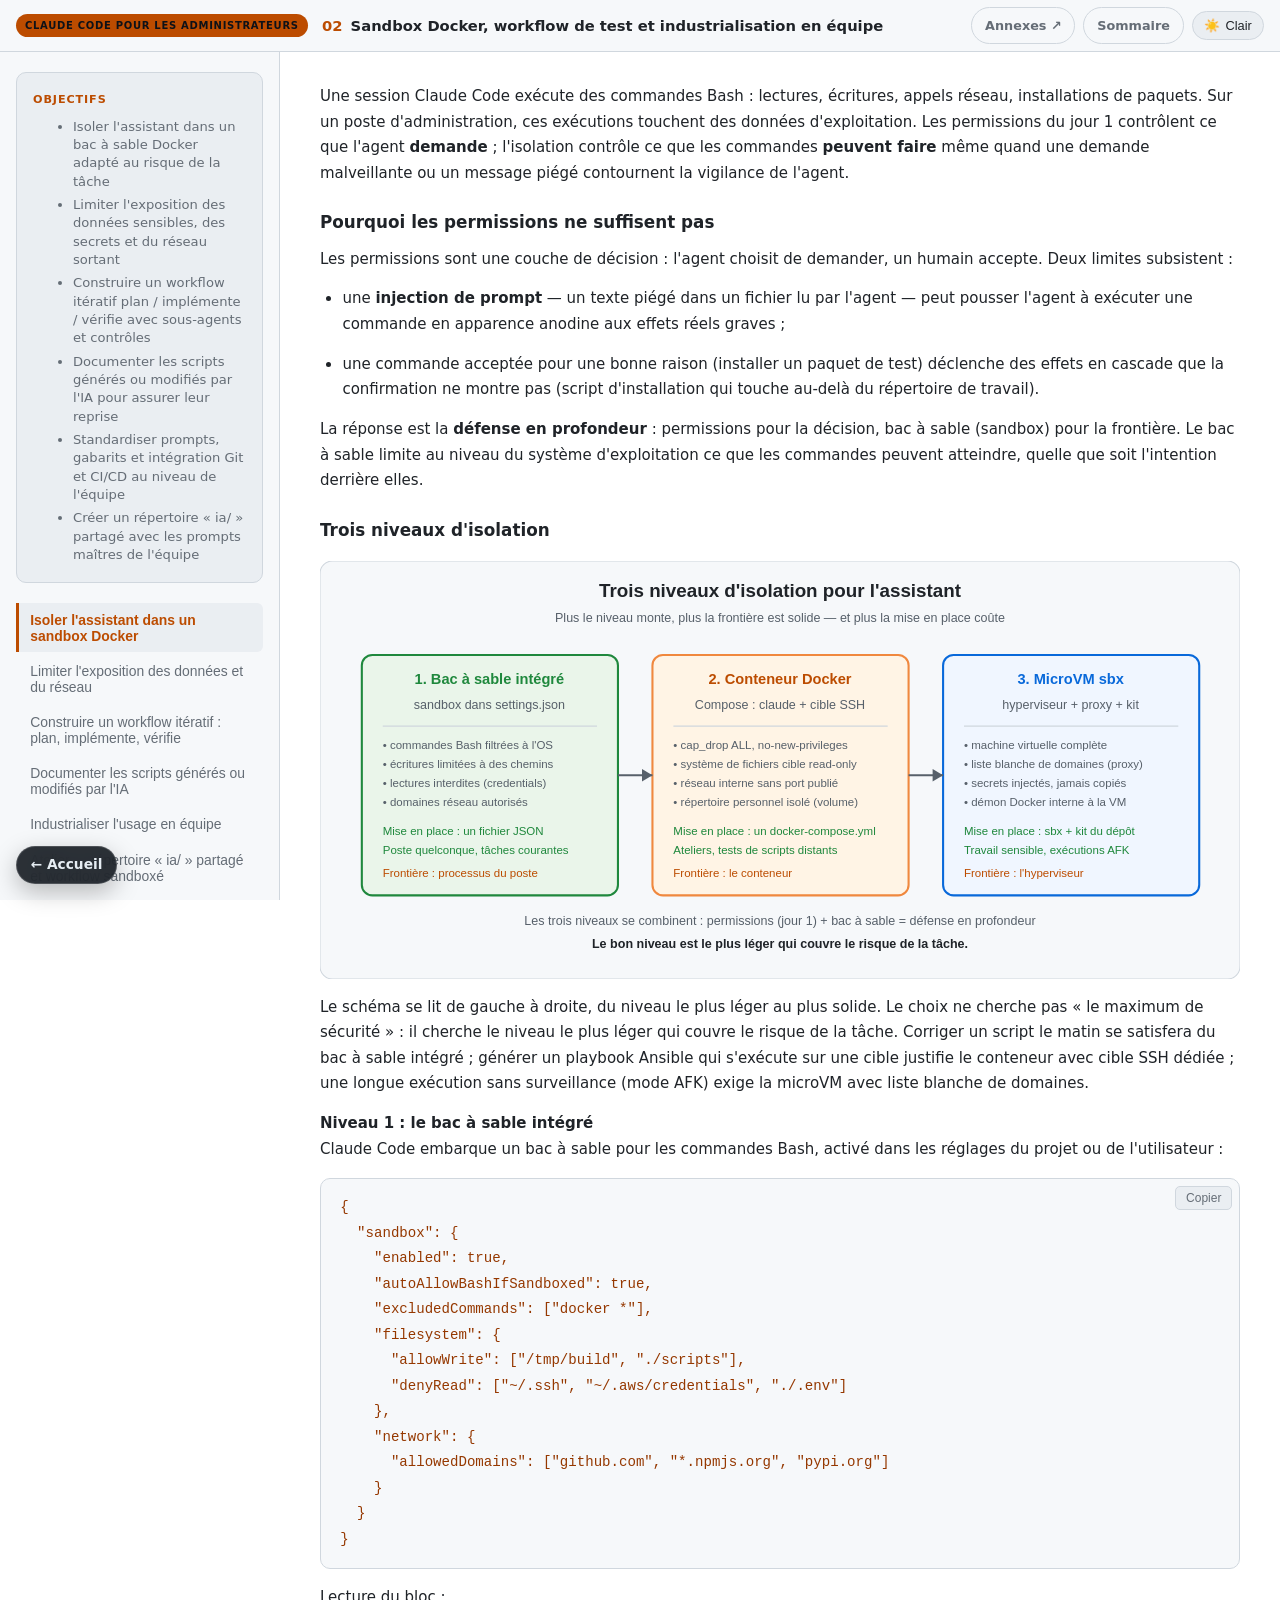
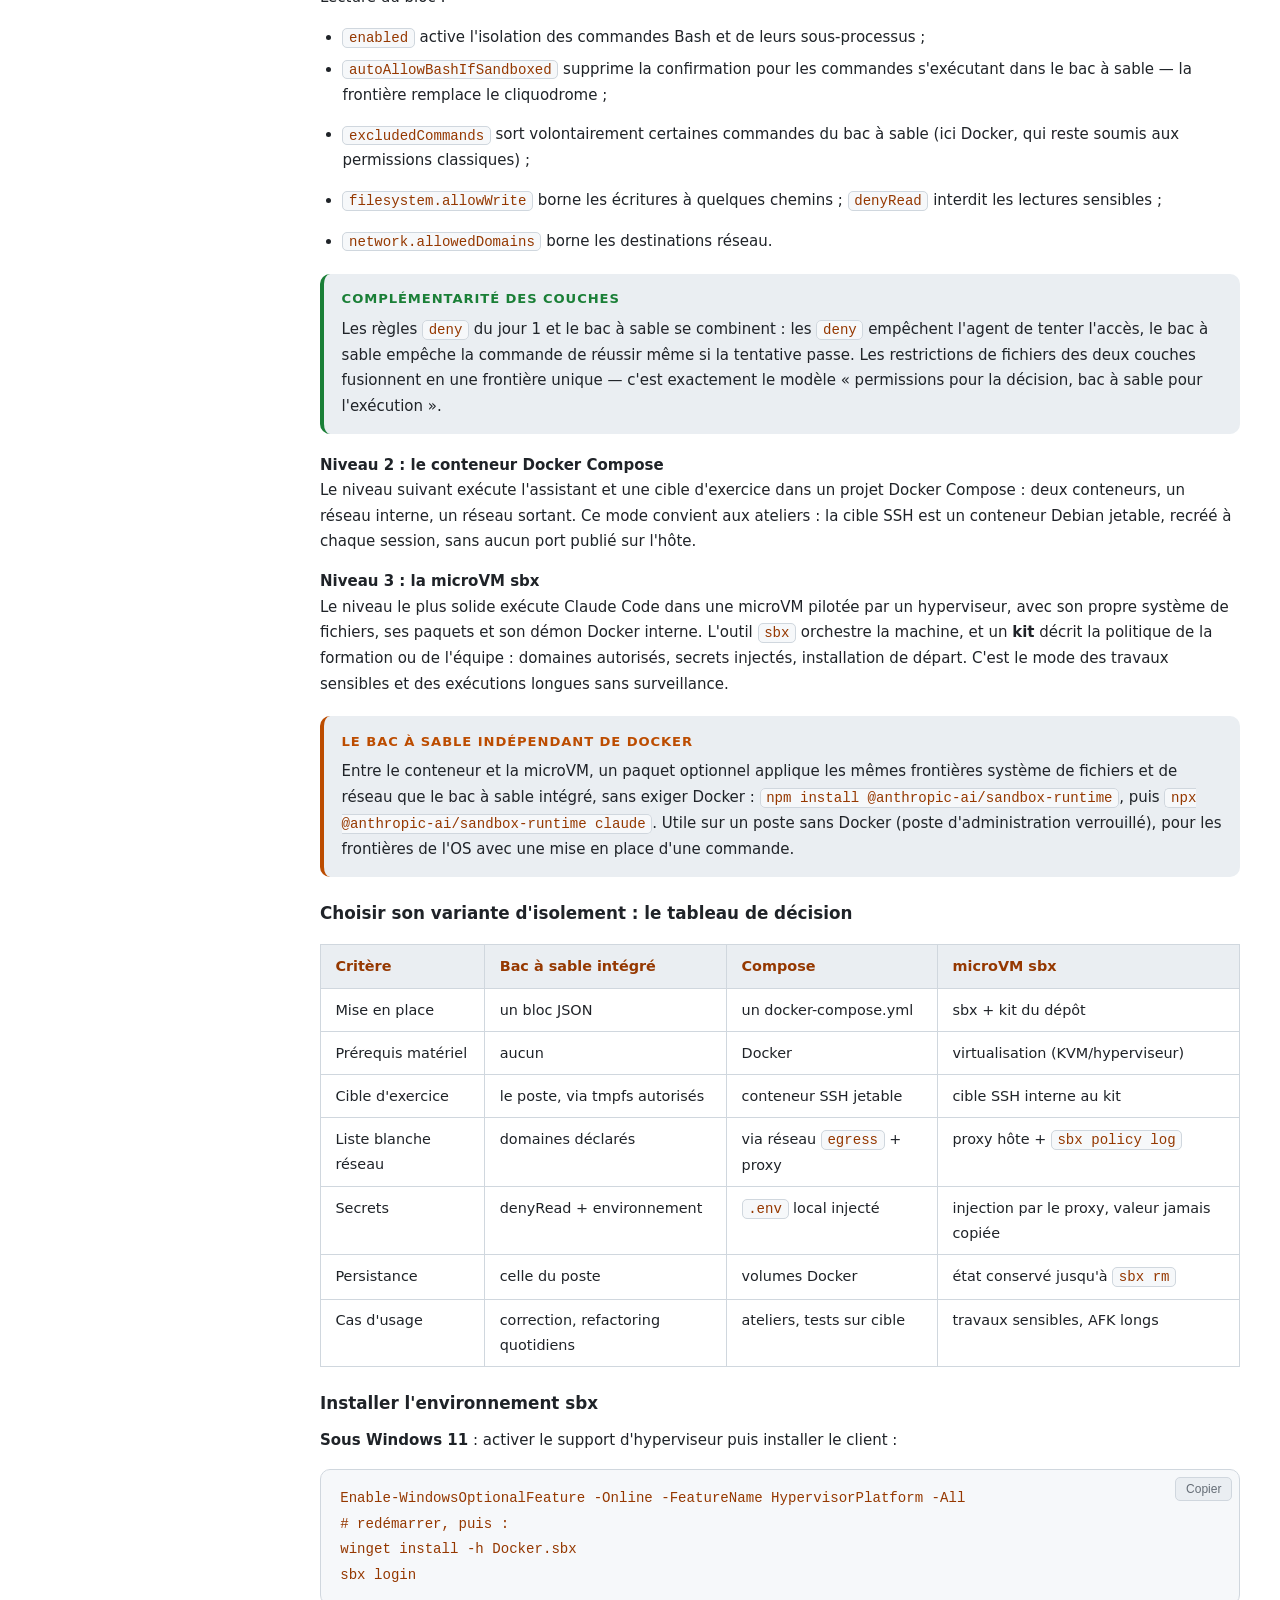
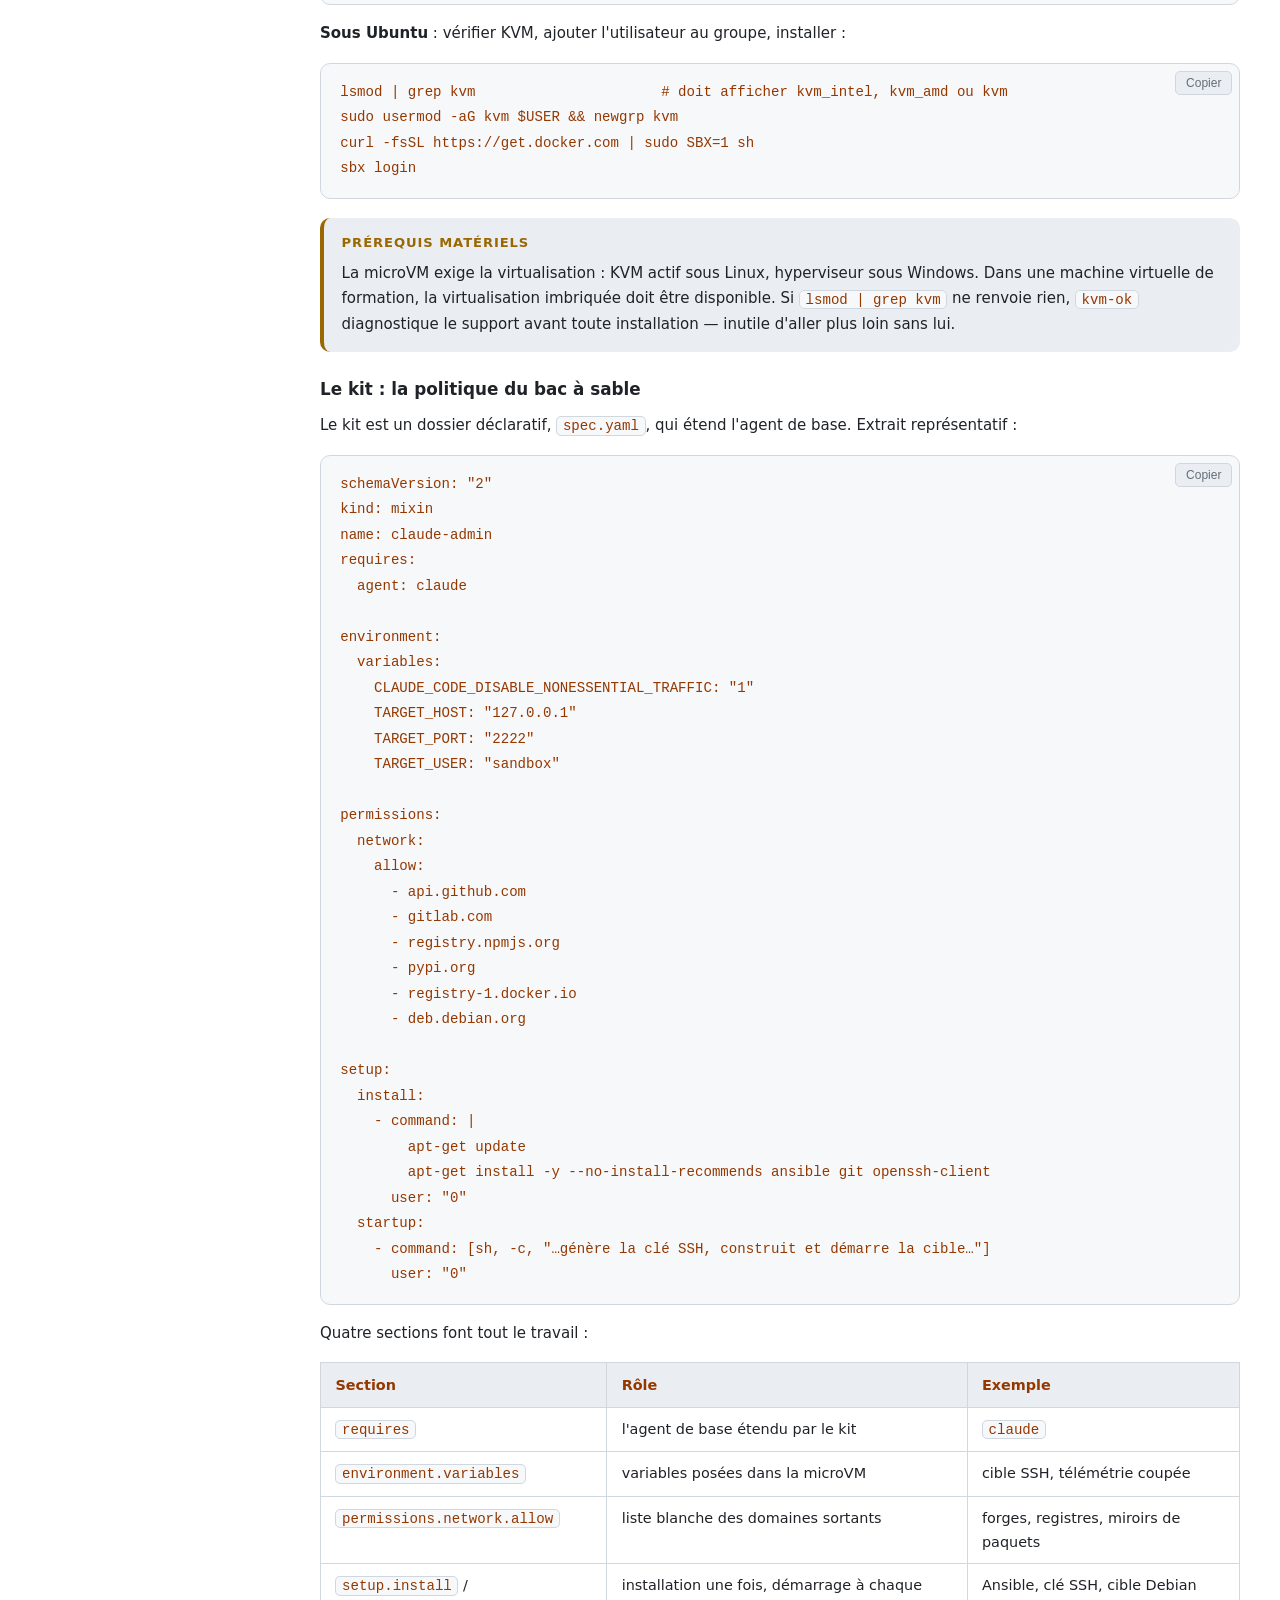
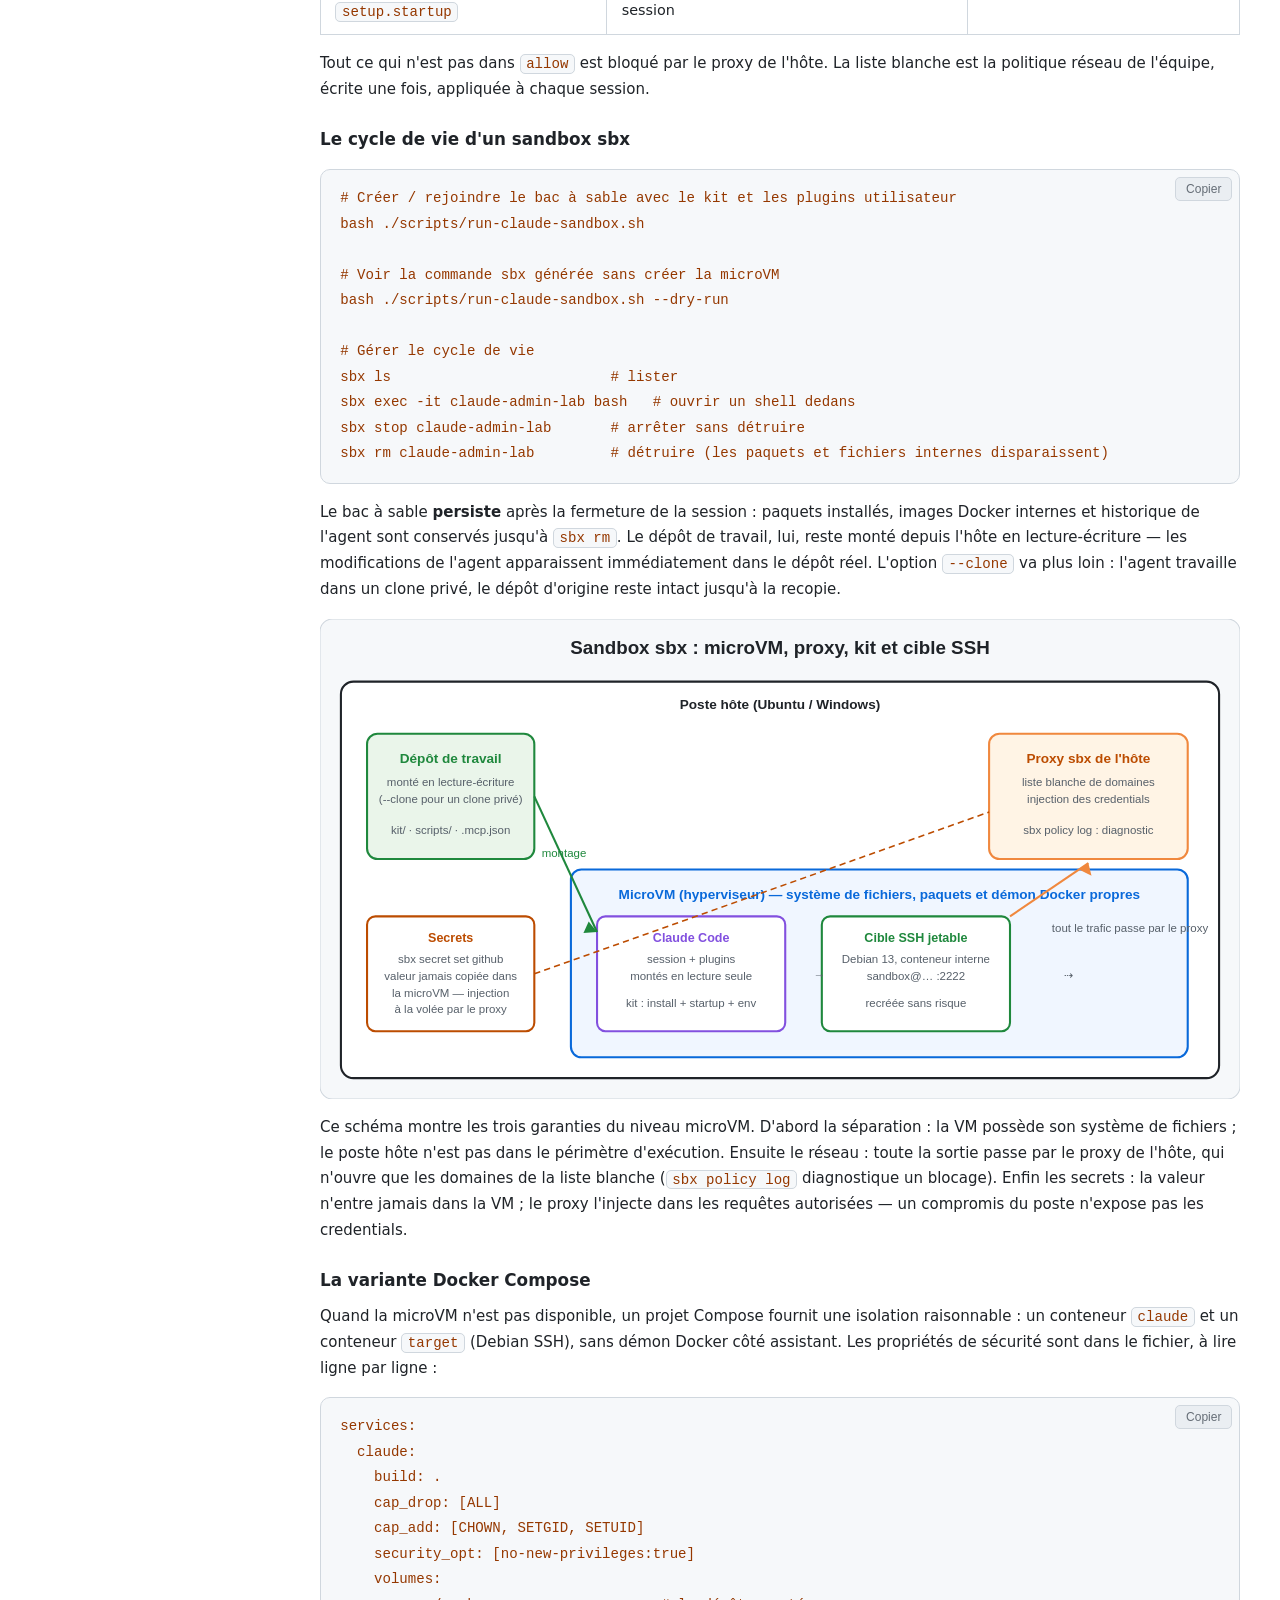
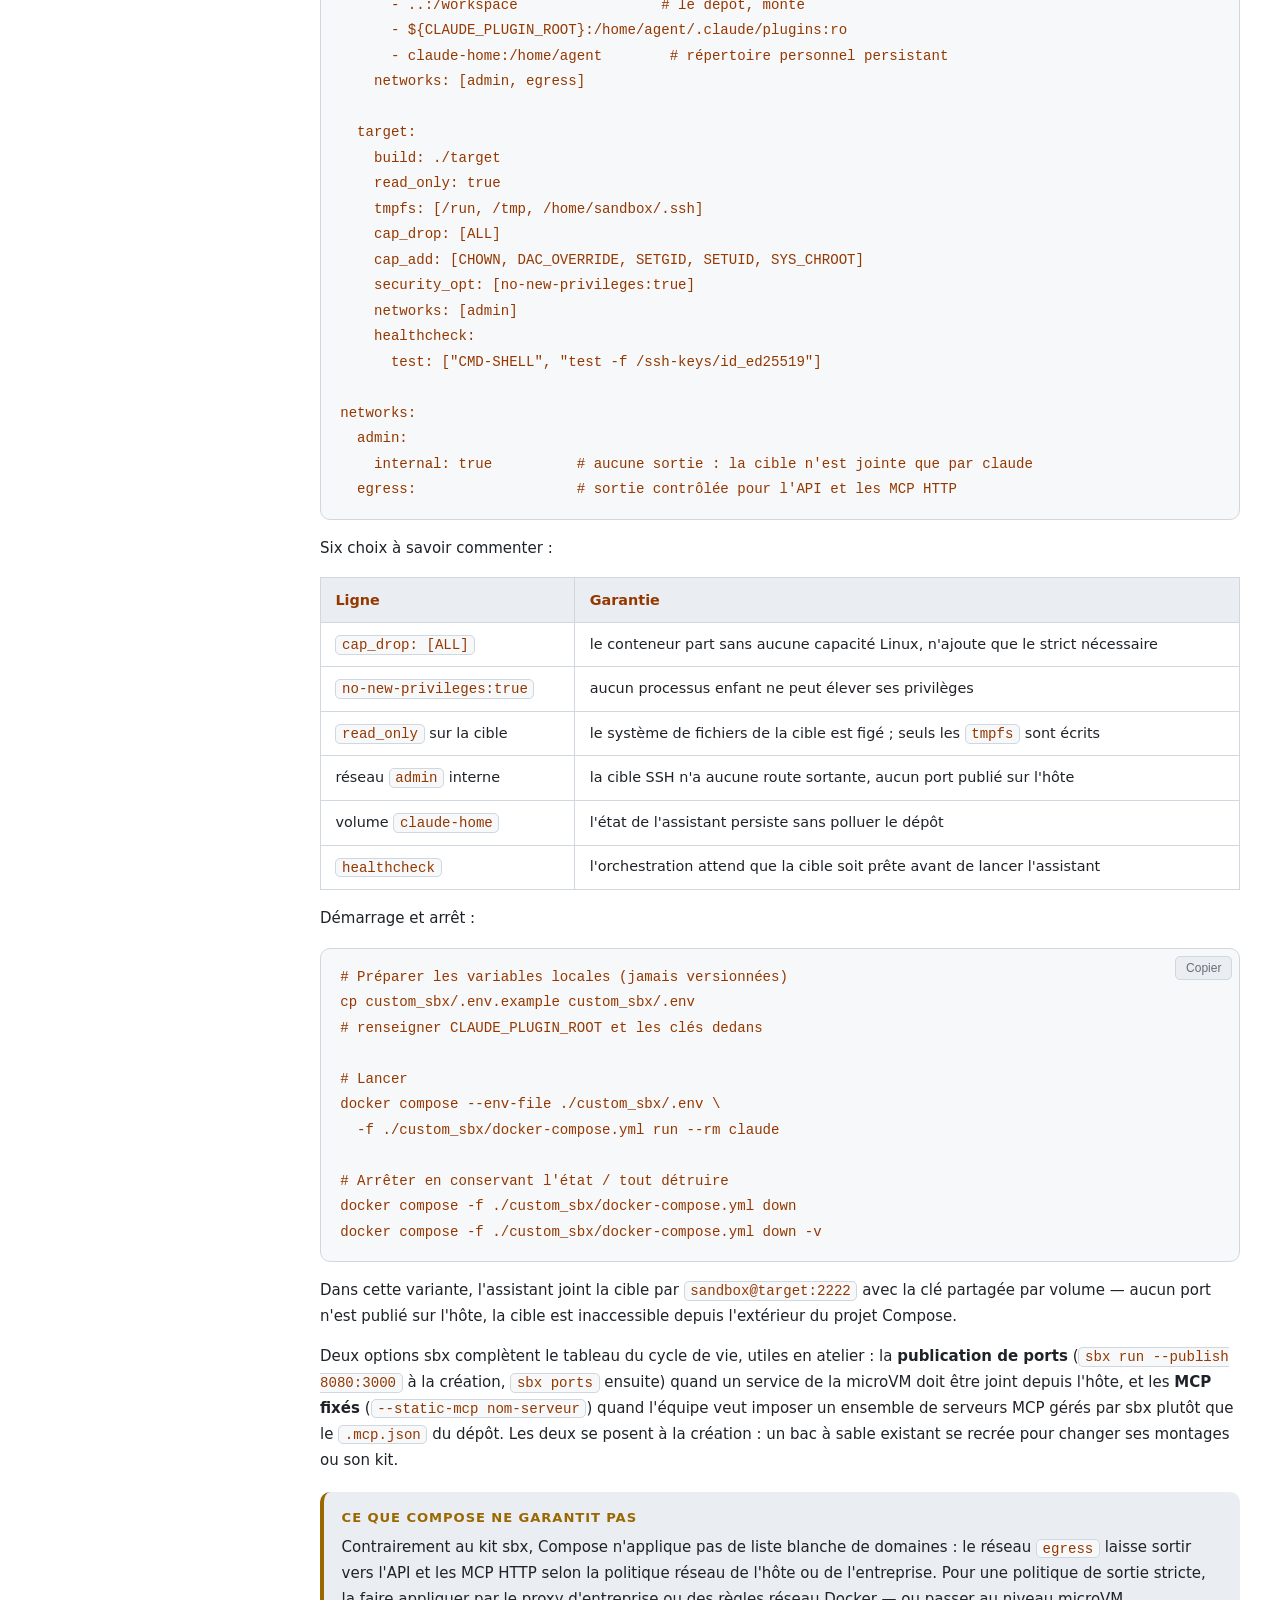
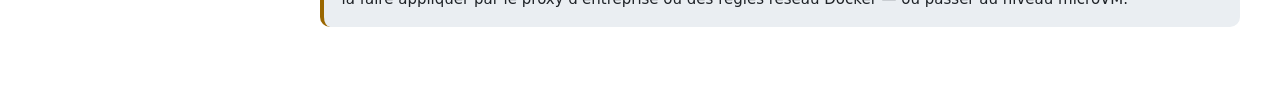
<file: docs/site/07-conclusion/chapitre-02-sandbox-docker-workflow-de-test-et-industrialisation-en-equipe.html>
<!DOCTYPE html>
<html lang="fr">
<head>
<meta charset="UTF-8">
<meta name="viewport" content="width=device-width, initial-scale=1.0">
<meta name="description" content="Support interactif de formation Claude Code pour les administrateurs : 02 — Sandbox Docker, workflow de test et industrialisation en équipe">
<title>02 — Sandbox Docker, workflow de test et industrialisation en équipe</title>
<style>
:root {
  --bg: #0d1117; --surface: #161b22; --surface2: #1c2128; --border: #30363d;
  --primary: #f0883e; --primary2: #ffa657;
  --success: #3fb950; --warning: #d29922; --danger: #f85149;
  --text: #e6edf3; --text-muted: #8b949e; --code-bg: #010409; --radius: 10px;
  --topbar-h: 3.25rem;
}
:root[data-theme="light"] {
  --bg: #ffffff; --surface: #f6f8fa; --surface2: #eaeef2; --border: #d0d7de;
  --primary: #bc4c00; --primary2: #953800;
  --success: #1a7f37; --warning: #9a6700; --danger: #cf222e;
  --text: #1f2328; --text-muted: #656d76; --code-bg: #f6f8fa;
}
@media (prefers-color-scheme: light) {
  :root:not([data-theme="dark"]) {
    --bg: #ffffff; --surface: #f6f8fa; --surface2: #eaeef2; --border: #d0d7de;
    --primary: #bc4c00; --primary2: #953800;
    --success: #1a7f37; --warning: #9a6700; --danger: #cf222e;
    --text: #1f2328; --text-muted: #656d76; --code-bg: #f6f8fa;
  }
}
*, *::before, *::after { box-sizing: border-box; margin: 0; padding: 0; }
html { scroll-behavior: smooth; }
body { background: var(--bg); color: var(--text); font-family: system-ui, -apple-system, "Segoe UI", sans-serif; font-size: 15px; line-height: 1.7; transition: background .2s, color .2s; }

/* TOPBAR — fixe, ne bouge jamais au scroll */
.topbar {
  position: sticky; top: 0; z-index: 200; height: var(--topbar-h);
  background: var(--surface); border-bottom: 1px solid var(--border);
  display: flex; align-items: center; gap: .9rem; padding: 0 1rem;
}
.topbar .badge {
  flex: 0 0 auto; background: var(--primary); color: #0d1117;
  font-size: 10px; font-weight: 700; letter-spacing: .07em; text-transform: uppercase;
  padding: 3px 9px; border-radius: 20px; white-space: nowrap;
}
.topbar a.chapter-title {
  flex: 1 1 auto; min-width: 0; display: flex; align-items: baseline; gap: .5rem;
  text-decoration: none; color: var(--text); font-weight: 700; font-size: .92rem;
  overflow: hidden;
}
.topbar a.chapter-title:hover { color: var(--primary); }
.topbar a.chapter-title .num { color: var(--primary); flex: 0 0 auto; }
.topbar a.chapter-title .txt { overflow: hidden; text-overflow: ellipsis; white-space: nowrap; }
.topbar-links { flex: 0 0 auto; display: flex; align-items: center; gap: .5rem; }
.topbar-link {
  white-space: nowrap; padding: .4rem .8rem; border: 1px solid var(--border); border-radius: 20px;
  font-size: .8rem; font-weight: 600; color: var(--text-muted); text-decoration: none; transition: all .2s;
}
.topbar-link:hover { color: var(--primary); border-color: var(--primary); }
.theme-toggle {
  flex: 0 0 auto; background: var(--surface2); border: 1px solid var(--border); color: var(--text);
  padding: .4rem .7rem; border-radius: 20px; font-size: .8rem; cursor: pointer;
  display: inline-flex; align-items: center; gap: .35rem;
}
.theme-toggle:hover { border-color: var(--primary); }

/* LAYOUT — sidebar gauche + contenu */
.layout { display: flex; align-items: flex-start; }
.sidebar {
  flex: 0 0 280px; width: 280px;
  position: sticky; top: var(--topbar-h);
  height: calc(100vh - var(--topbar-h));
  overflow-y: auto; border-right: 1px solid var(--border); background: var(--surface);
  padding: 1.25rem 1rem 2rem;
}
.objectifs {
  background: var(--surface2); border: 1px solid var(--border);
  border-radius: var(--radius); padding: .8rem 1rem; margin-bottom: 1.25rem;
}
.objectifs-label { font-size: .7rem; font-weight: 700; letter-spacing: .08em; text-transform: uppercase; color: var(--primary); }
.objectifs ul { margin: .4rem 0 0 1.1rem; }
.objectifs li { font-size: .82rem; color: var(--text-muted); margin-bottom: .3rem; line-height: 1.4; }
.side-nav { display: flex; flex-direction: column; gap: .1rem; }
.side-nav button {
  text-align: left; background: none; border: none; border-left: 3px solid transparent;
  color: var(--text-muted); padding: .55rem .7rem; font-size: .87rem; font-weight: 500;
  cursor: pointer; border-radius: 0 6px 6px 0; transition: all .15s;
}
.side-nav button:hover { color: var(--text); background: var(--surface2); }
.side-nav button.active { color: var(--primary); border-left-color: var(--primary); background: var(--surface2); font-weight: 600; }
.side-nav-sep { height: 1px; background: var(--border); margin: .6rem 0; }

.content { flex: 1 1 auto; min-width: 0; }
.tab-content { display: none; padding: 2rem 2.5rem 4rem; max-width: 1100px; margin: 0 auto; }
.tab-content.active { display: block; }

/* SECTIONS */
h2 { font-size: 1.25rem; color: var(--primary2); margin: 1.8rem 0 .8rem; border-left: 3px solid var(--primary); padding-left: .75rem; }
h3 { font-size: 1.05rem; color: var(--text); margin: 1.4rem 0 .6rem; }
p { margin-bottom: .9rem; }
ul, ol { padding-left: 1.4rem; margin-bottom: .9rem; }
li { margin-bottom: .35rem; }

/* RESSOURCES — liste sous forme de cartes plutôt que de puces */
#tab-ressources ul { list-style: none; padding-left: 0; display: flex; flex-direction: column; gap: .5rem; }
#tab-ressources li {
  background: var(--surface); border: 1px solid var(--border); border-radius: var(--radius);
  padding: .75rem 1rem; margin-bottom: 0;
}
#tab-ressources li a { color: var(--primary2); font-weight: 600; text-decoration: none; }
#tab-ressources li a:hover { text-decoration: underline; }

/* AIDE — divulgation progressive pas-à-pas */
details.aide { margin-top: 1.5rem; border: 1px solid var(--border); border-radius: var(--radius); background: var(--surface); }
details.aide summary {
  cursor: pointer; padding: .8rem 1.1rem; font-weight: 600; color: var(--primary);
  list-style: none; display: flex; align-items: center; gap: .5rem;
}
details.aide summary::-webkit-details-marker { display: none; }
details.aide summary::before { content: "▶"; font-size: .7rem; transition: transform .15s; }
details.aide[open] summary::before { transform: rotate(90deg); }
details.aide .aide-body { padding: 0 1.1rem 1.1rem; border-top: 1px solid var(--border); margin-top: .2rem; padding-top: 1rem; }
img { max-width: 100%; height: auto; display: block; margin: 1rem auto; }

/* EXERCICE — un bloc par atelier, avec son aide pas-à-pas attachée juste en dessous */
.exercice { padding: 1.3rem 0; border-top: 1px solid var(--border); }
.exercice:first-of-type { border-top: none; padding-top: 0; }
.exercice h3 { margin: 0 0 .8rem; color: var(--primary2); }

/* CALLOUTS */
.callout { border-radius: var(--radius); padding: .9rem 1.1rem; margin: 1.2rem 0; border-left: 4px solid; background: var(--surface2); }
.callout.note   { border-color: var(--primary); }
.callout.tip    { border-color: var(--success); }
.callout.warn   { border-color: var(--warning); }
.callout.danger { border-color: var(--danger); }
.callout p:last-child { margin-bottom: 0; }
.callout-title { font-weight: 700; font-size: .82rem; text-transform: uppercase; letter-spacing: .07em; margin-bottom: .4rem; }
.callout.note   .callout-title { color: var(--primary); }
.callout.tip    .callout-title { color: var(--success); }
.callout.warn   .callout-title { color: var(--warning); }
.callout.danger .callout-title { color: var(--danger); }

/* TABLES */
.table-wrap { overflow-x: auto; margin: 1rem 0; }
table { width: 100%; border-collapse: collapse; font-size: .9rem; }
th { background: var(--surface2); color: var(--primary2); text-align: left; padding: .6rem .9rem; font-weight: 600; border: 1px solid var(--border); }
td { padding: .55rem .9rem; border: 1px solid var(--border); vertical-align: top; }
tr:hover td { background: var(--surface2); }

/* CODE */
.code-block { position: relative; margin: 1rem 0; }
pre { background: var(--code-bg); border: 1px solid var(--border); border-radius: var(--radius); padding: 1rem 1rem 1rem 1.2rem; overflow-x: auto; }
code { font-family: 'Consolas', 'Cascadia Code', monospace; font-size: .88rem; color: var(--primary2); }
p code, li code, td code { background: var(--code-bg); border: 1px solid var(--border); border-radius: 5px; padding: .05rem .35rem; }
.copy-btn {
  position: absolute; top: .5rem; right: .5rem;
  background: var(--surface2); border: 1px solid var(--border); color: var(--text-muted);
  padding: .25rem .6rem; font-size: .75rem; border-radius: 5px; cursor: pointer; transition: all .2s;
}
.copy-btn:hover { background: var(--primary); color: #0d1117; }
.copy-btn.copied { background: var(--success); color: #0d1117; }

/* QUIZ */
.quiz-question { background: var(--surface); border: 1px solid var(--border); border-radius: var(--radius); padding: 1.2rem; margin-bottom: 1.2rem; }
.quiz-question h4 { color: var(--primary2); margin-bottom: .9rem; font-size: .98rem; }
.quiz-options { display: flex; flex-direction: column; gap: .5rem; }
.quiz-option {
  background: var(--surface2); border: 1px solid var(--border);
  border-radius: 8px; padding: .6rem .9rem; cursor: pointer;
  font-size: .9rem; transition: all .2s; text-align: left; color: var(--text);
}
.quiz-option:hover:not(:disabled) { border-color: var(--primary); }
.quiz-option.correct { border-color: var(--success); color: var(--success); }
.quiz-option.wrong   { border-color: var(--danger);  color: var(--danger);  }
.quiz-option:disabled { cursor: default; }
.quiz-feedback { margin-top: .6rem; font-size: .87rem; color: var(--text-muted); font-style: italic; }
.quiz-score {
  background: var(--surface2); border: 1px solid var(--primary);
  border-radius: var(--radius); padding: 1.5rem; text-align: center; margin-top: 1.5rem; display: none;
}
.quiz-score .score-num { font-size: 2.5rem; font-weight: 700; color: var(--primary); }
.quiz-score p { color: var(--text-muted); margin-top: .4rem; }
.btn-restart { background: var(--primary); color: #0d1117; border: none; padding: .6rem 1.4rem; border-radius: 8px; font-weight: 700; cursor: pointer; margin-top: 1rem; font-size: .9rem; }
.btn-restart:hover { background: var(--primary2); }

/* RESPONSIVE — sidebar devient une barre horizontale sous 900px */
@media (max-width: 900px) {
  .layout { flex-direction: column; }
  .sidebar {
    position: static; width: 100%; height: auto; max-height: 40vh;
    border-right: none; border-bottom: 1px solid var(--border);
  }
  .side-nav { flex-direction: row; flex-wrap: nowrap; overflow-x: auto; gap: .3rem; }
  .side-nav button { border-left: none; border-bottom: 3px solid transparent; white-space: nowrap; border-radius: 6px 6px 0 0; }
  .side-nav button.active { border-left-color: transparent; border-bottom-color: var(--primary); }
  .side-nav-sep { display: none; }
  .tab-content { padding: 1.5rem 1.2rem 3rem; }
  .topbar a.chapter-title { font-size: .82rem; }
}
</style>
<link rel="stylesheet" href="assets/course-common.css">
<script src="assets/course-common.js" defer></script>
</head>
<body>

<div class="topbar">
  <span class="badge">Claude Code pour les administrateurs</span>
  <a class="chapter-title" href="index.html" title="Retour à l'accueil de la formation">
    <span class="num">02</span><span class="txt">Sandbox Docker, workflow de test et industrialisation en équipe</span>
  </a>
  <div class="topbar-links">
    <a href="annexes.html" class="topbar-link">Annexes ↗</a>
    <a class="topbar-link" href="index.html">Sommaire</a>
    <button class="theme-toggle" id="theme-toggle" onclick="toggleTheme()" aria-label="Basculer entre thème clair et sombre">
      <span id="theme-icon">🌙</span> <span id="theme-label">Sombre</span>
    </button>
  </div>
</div>

<div class="layout">
  <aside class="sidebar">
    <div class="objectifs"><span class="objectifs-label">Objectifs</span><ul><li>Isoler l&#x27;assistant dans un bac à sable Docker adapté au risque de la tâche</li><li>Limiter l&#x27;exposition des données sensibles, des secrets et du réseau sortant</li><li>Construire un workflow itératif plan / implémente / vérifie avec sous-agents et contrôles</li><li>Documenter les scripts générés ou modifiés par l&#x27;IA pour assurer leur reprise</li><li>Standardiser prompts, gabarits et intégration Git et CI/CD au niveau de l&#x27;équipe</li><li>Créer un répertoire « ia/ » partagé avec les prompts maîtres de l&#x27;équipe</li></ul></div>
    <nav class="side-nav" id="main-nav">
      <button class="active" onclick="showTab('isoler-l-assistant-dans-un-sandbox-docker')">Isoler l&#x27;assistant dans un sandbox Docker</button>
  <button class="" onclick="showTab('limiter-l-exposition-des-donnees-et-du-reseau')">Limiter l&#x27;exposition des données et du réseau</button>
  <button class="" onclick="showTab('construire-un-workflow-iteratif-plan-implemente-verifie')">Construire un workflow itératif : plan, implémente, vérifie</button>
  <button class="" onclick="showTab('documenter-les-scripts-generes-ou-modifies-par-l-ia')">Documenter les scripts générés ou modifiés par l&#x27;IA</button>
  <button class="" onclick="showTab('industrialiser-l-usage-en-equipe')">Industrialiser l&#x27;usage en équipe</button>
  <button class="" onclick="showTab('atelier-repertoire-ia-partage-et-workflow-sandboxe')">Atelier — répertoire « ia/ » partagé et workflow sandboxé</button>
  <button class="" onclick="showTab('quiz')">Quiz</button>
    </nav>
  </aside>
  <div class="content">
    <div id="tab-isoler-l-assistant-dans-un-sandbox-docker" class="tab-content active">
<p>Une session Claude Code exécute des commandes Bash : lectures, écritures,
appels réseau, installations de paquets. Sur un poste d'administration, ces
exécutions touchent des données d'exploitation. Les permissions du jour 1
contrôlent ce que l'agent <strong>demande</strong> ; l'isolation contrôle ce que les
commandes <strong>peuvent faire</strong> même quand une demande malveillante ou un message
piégé contournent la vigilance de l'agent.</p>
<h3>Pourquoi les permissions ne suffisent pas</h3>
<p>Les permissions sont une couche de décision : l'agent choisit de demander, un
humain accepte. Deux limites subsistent :</p>
<ul>
<li>
<p>une <strong>injection de prompt</strong> — un texte piégé dans un fichier lu par
  l'agent — peut pousser l'agent à exécuter une commande en apparence anodine
  aux effets réels graves ;</p>
</li>
<li>
<p>une commande acceptée pour une bonne raison (installer un paquet de test)
  déclenche des effets en cascade que la confirmation ne montre pas (script
  d'installation qui touche au-delà du répertoire de travail).</p>
</li>
</ul>
<p>La réponse est la <strong>défense en profondeur</strong> : permissions pour la décision,
bac à sable (sandbox) pour la frontière. Le bac à sable limite au niveau du
système d'exploitation ce que les commandes peuvent atteindre, quelle que soit
l'intention derrière elles.</p>
<h3>Trois niveaux d'isolation</h3>
<p><img alt="Les trois niveaux d'isolation : bac à sable intégré (settings), conteneur Docker Compose, microVM sbx — du plus léger au plus solide." src="../08-images/ch2-trois-niveaux-isolation.svg" /></p>
<p>Le schéma se lit de gauche à droite, du niveau le plus léger au plus solide. Le
choix ne cherche pas « le maximum de sécurité » : il cherche le niveau le plus
léger qui couvre le risque de la tâche. Corriger un script le matin se satisfera
du bac à sable intégré ; générer un playbook Ansible qui s'exécute sur une
cible justifie le conteneur avec cible SSH dédiée ; une longue exécution sans
surveillance (mode AFK) exige la microVM avec liste blanche de domaines.</p>
<h4>Niveau 1 : le bac à sable intégré</h4>
<p>Claude Code embarque un bac à sable pour les commandes Bash, activé dans
les réglages du projet ou de l'utilisateur :</p>
<div class="code-block"><pre><code class="language-json">{
  &quot;sandbox&quot;: {
    &quot;enabled&quot;: true,
    &quot;autoAllowBashIfSandboxed&quot;: true,
    &quot;excludedCommands&quot;: [&quot;docker *&quot;],
    &quot;filesystem&quot;: {
      &quot;allowWrite&quot;: [&quot;/tmp/build&quot;, &quot;./scripts&quot;],
      &quot;denyRead&quot;: [&quot;~/.ssh&quot;, &quot;~/.aws/credentials&quot;, &quot;./.env&quot;]
    },
    &quot;network&quot;: {
      &quot;allowedDomains&quot;: [&quot;github.com&quot;, &quot;*.npmjs.org&quot;, &quot;pypi.org&quot;]
    }
  }
}
</code></pre><button class="copy-btn" onclick="copyCode(this)">Copier</button></div>
<p>Lecture du bloc :</p>
<ul>
<li><code>enabled</code> active l'isolation des commandes Bash et de leurs sous-processus ;</li>
<li>
<p><code>autoAllowBashIfSandboxed</code> supprime la confirmation pour les commandes
  s'exécutant dans le bac à sable — la frontière remplace le cliquodrome ;</p>
</li>
<li>
<p><code>excludedCommands</code> sort volontairement certaines commandes du bac à sable
  (ici Docker, qui reste soumis aux permissions classiques) ;</p>
</li>
<li>
<p><code>filesystem.allowWrite</code> borne les écritures à quelques chemins ; <code>denyRead</code>
  interdit les lectures sensibles ;</p>
</li>
<li>
<p><code>network.allowedDomains</code> borne les destinations réseau.</p>
</li>
</ul>
<div class="callout tip"><div class="callout-title">Complémentarité des couches</div><p>Les règles <code>deny</code> du jour 1 et le bac à sable se combinent : les <code>deny</code>
empêchent l'agent de tenter l'accès, le bac à sable empêche la commande de
réussir même si la tentative passe. Les restrictions de fichiers des deux
couches fusionnent en une frontière unique — c'est exactement le modèle
« permissions pour la décision, bac à sable pour l'exécution ».</p></div>
<h4>Niveau 2 : le conteneur Docker Compose</h4>
<p>Le niveau suivant exécute l'assistant et une cible d'exercice dans un projet
Docker Compose : deux conteneurs, un réseau interne, un réseau sortant. Ce
mode convient aux ateliers : la cible SSH est un conteneur Debian jetable,
recréé à chaque session, sans aucun port publié sur l'hôte.</p>
<h4>Niveau 3 : la microVM sbx</h4>
<p>Le niveau le plus solide exécute Claude Code dans une microVM pilotée par un
hyperviseur, avec son propre système de fichiers, ses paquets et son démon
Docker interne. L'outil <code>sbx</code> orchestre la machine, et un <strong>kit</strong> décrit la
politique de la formation ou de l'équipe : domaines autorisés, secrets
injectés, installation de départ. C'est le mode des travaux sensibles et des
exécutions longues sans surveillance.</p>
<div class="callout note"><div class="callout-title">Le bac à sable indépendant de Docker</div><p>Entre le conteneur et la microVM, un paquet optionnel applique les mêmes
frontières système de fichiers et de réseau que le bac à sable intégré,
sans exiger Docker : <code>npm install @anthropic-ai/sandbox-runtime</code>, puis
<code>npx @anthropic-ai/sandbox-runtime claude</code>. Utile sur un poste sans Docker
(poste d'administration verrouillé), pour les frontières de l'OS avec une
mise en place d'une commande.</p></div>
<h3>Choisir son variante d'isolement : le tableau de décision</h3>
<div class="table-wrap"><table>
<thead>
<tr>
<th>Critère</th>
<th>Bac à sable intégré</th>
<th>Compose</th>
<th>microVM sbx</th>
</tr>
</thead>
<tbody>
<tr>
<td>Mise en place</td>
<td>un bloc JSON</td>
<td>un docker-compose.yml</td>
<td>sbx + kit du dépôt</td>
</tr>
<tr>
<td>Prérequis matériel</td>
<td>aucun</td>
<td>Docker</td>
<td>virtualisation (KVM/hyperviseur)</td>
</tr>
<tr>
<td>Cible d'exercice</td>
<td>le poste, via tmpfs autorisés</td>
<td>conteneur SSH jetable</td>
<td>cible SSH interne au kit</td>
</tr>
<tr>
<td>Liste blanche réseau</td>
<td>domaines déclarés</td>
<td>via réseau <code>egress</code> + proxy</td>
<td>proxy hôte + <code>sbx policy log</code></td>
</tr>
<tr>
<td>Secrets</td>
<td>denyRead + environnement</td>
<td><code>.env</code> local injecté</td>
<td>injection par le proxy, valeur jamais copiée</td>
</tr>
<tr>
<td>Persistance</td>
<td>celle du poste</td>
<td>volumes Docker</td>
<td>état conservé jusqu'à <code>sbx rm</code></td>
</tr>
<tr>
<td>Cas d'usage</td>
<td>correction, refactoring quotidiens</td>
<td>ateliers, tests sur cible</td>
<td>travaux sensibles, AFK longs</td>
</tr>
</tbody>
</table></div>
<h3>Installer l'environnement sbx</h3>
<p><strong>Sous Windows 11</strong> : activer le support d'hyperviseur puis installer le
client :</p>
<div class="code-block"><pre><code class="language-powershell">Enable-WindowsOptionalFeature -Online -FeatureName HypervisorPlatform -All
# redémarrer, puis :
winget install -h Docker.sbx
sbx login
</code></pre><button class="copy-btn" onclick="copyCode(this)">Copier</button></div>
<p><strong>Sous Ubuntu</strong> : vérifier KVM, ajouter l'utilisateur au groupe, installer :</p>
<div class="code-block"><pre><code class="language-bash">lsmod | grep kvm                      # doit afficher kvm_intel, kvm_amd ou kvm
sudo usermod -aG kvm $USER &amp;&amp; newgrp kvm
curl -fsSL https://get.docker.com | sudo SBX=1 sh
sbx login
</code></pre><button class="copy-btn" onclick="copyCode(this)">Copier</button></div>
<div class="callout warn"><div class="callout-title">Prérequis matériels</div><p>La microVM exige la virtualisation : KVM actif sous Linux, hyperviseur sous
Windows. Dans une machine virtuelle de formation, la virtualisation imbriquée
doit être disponible. Si <code>lsmod | grep kvm</code> ne renvoie rien, <code>kvm-ok</code> diagnostique
le support avant toute installation — inutile d'aller plus loin sans lui.</p></div>
<h3>Le kit : la politique du bac à sable</h3>
<p>Le kit est un dossier déclaratif, <code>spec.yaml</code>, qui étend l'agent de base.
Extrait représentatif :</p>
<div class="code-block"><pre><code class="language-yaml">schemaVersion: &quot;2&quot;
kind: mixin
name: claude-admin
requires:
  agent: claude

environment:
  variables:
    CLAUDE_CODE_DISABLE_NONESSENTIAL_TRAFFIC: &quot;1&quot;
    TARGET_HOST: &quot;127.0.0.1&quot;
    TARGET_PORT: &quot;2222&quot;
    TARGET_USER: &quot;sandbox&quot;

permissions:
  network:
    allow:
      - api.github.com
      - gitlab.com
      - registry.npmjs.org
      - pypi.org
      - registry-1.docker.io
      - deb.debian.org

setup:
  install:
    - command: |
        apt-get update
        apt-get install -y --no-install-recommends ansible git openssh-client
      user: &quot;0&quot;
  startup:
    - command: [sh, -c, &quot;…génère la clé SSH, construit et démarre la cible…&quot;]
      user: &quot;0&quot;
</code></pre><button class="copy-btn" onclick="copyCode(this)">Copier</button></div>
<p>Quatre sections font tout le travail :</p>
<div class="table-wrap"><table>
<thead>
<tr>
<th>Section</th>
<th>Rôle</th>
<th>Exemple</th>
</tr>
</thead>
<tbody>
<tr>
<td><code>requires</code></td>
<td>l'agent de base étendu par le kit</td>
<td><code>claude</code></td>
</tr>
<tr>
<td><code>environment.variables</code></td>
<td>variables posées dans la microVM</td>
<td>cible SSH, télémétrie coupée</td>
</tr>
<tr>
<td><code>permissions.network.allow</code></td>
<td>liste blanche des domaines sortants</td>
<td>forges, registres, miroirs de paquets</td>
</tr>
<tr>
<td><code>setup.install</code> / <code>setup.startup</code></td>
<td>installation une fois, démarrage à chaque session</td>
<td>Ansible, clé SSH, cible Debian</td>
</tr>
</tbody>
</table></div>
<p>Tout ce qui n'est pas dans <code>allow</code> est bloqué par le proxy de l'hôte. La
liste blanche est la politique réseau de l'équipe, écrite une fois, appliquée
à chaque session.</p>
<h3>Le cycle de vie d'un sandbox sbx</h3>
<div class="code-block"><pre><code class="language-bash"># Créer / rejoindre le bac à sable avec le kit et les plugins utilisateur
bash ./scripts/run-claude-sandbox.sh

# Voir la commande sbx générée sans créer la microVM
bash ./scripts/run-claude-sandbox.sh --dry-run

# Gérer le cycle de vie
sbx ls                          # lister
sbx exec -it claude-admin-lab bash   # ouvrir un shell dedans
sbx stop claude-admin-lab       # arrêter sans détruire
sbx rm claude-admin-lab         # détruire (les paquets et fichiers internes disparaissent)
</code></pre><button class="copy-btn" onclick="copyCode(this)">Copier</button></div>
<p>Le bac à sable <strong>persiste</strong> après la fermeture de la session : paquets
installés, images Docker internes et historique de l'agent sont conservés
jusqu'à <code>sbx rm</code>. Le dépôt de travail, lui, reste monté depuis l'hôte en
lecture-écriture — les modifications de l'agent apparaissent immédiatement
dans le dépôt réel. L'option <code>--clone</code> va plus loin : l'agent travaille dans
un clone privé, le dépôt d'origine reste intact jusqu'à la recopie.</p>
<p><img alt="Architecture sbx : la microVM porte Claude Code et une cible SSH jetable ; le proxy de l'hôte filtre tout le trafic sortant ; les secrets sont injectés, jamais copiés." src="../08-images/ch2-architecture-sandbox.svg" /></p>
<p>Ce schéma montre les trois garanties du niveau microVM. D'abord la
séparation : la VM possède son système de fichiers ; le poste hôte n'est
pas dans le périmètre d'exécution. Ensuite le réseau : toute la sortie passe
par le proxy de l'hôte, qui n'ouvre que les domaines de la liste blanche
(<code>sbx policy log</code> diagnostique un blocage). Enfin les secrets : la valeur
n'entre jamais dans la VM ; le proxy l'injecte dans les requêtes autorisées —
un compromis du poste n'expose pas les credentials.</p>
<h3>La variante Docker Compose</h3>
<p>Quand la microVM n'est pas disponible, un projet Compose fournit une
isolation raisonnable : un conteneur <code>claude</code> et un conteneur <code>target</code>
(Debian SSH), sans démon Docker côté assistant. Les propriétés de sécurité
sont dans le fichier, à lire ligne par ligne :</p>
<div class="code-block"><pre><code class="language-yaml">services:
  claude:
    build: .
    cap_drop: [ALL]
    cap_add: [CHOWN, SETGID, SETUID]
    security_opt: [no-new-privileges:true]
    volumes:
      - ..:/workspace                 # le dépôt, monté
      - ${CLAUDE_PLUGIN_ROOT}:/home/agent/.claude/plugins:ro
      - claude-home:/home/agent        # répertoire personnel persistant
    networks: [admin, egress]

  target:
    build: ./target
    read_only: true
    tmpfs: [/run, /tmp, /home/sandbox/.ssh]
    cap_drop: [ALL]
    cap_add: [CHOWN, DAC_OVERRIDE, SETGID, SETUID, SYS_CHROOT]
    security_opt: [no-new-privileges:true]
    networks: [admin]
    healthcheck:
      test: [&quot;CMD-SHELL&quot;, &quot;test -f /ssh-keys/id_ed25519&quot;]

networks:
  admin:
    internal: true          # aucune sortie : la cible n'est jointe que par claude
  egress:                   # sortie contrôlée pour l'API et les MCP HTTP
</code></pre><button class="copy-btn" onclick="copyCode(this)">Copier</button></div>
<p>Six choix à savoir commenter :</p>
<div class="table-wrap"><table>
<thead>
<tr>
<th>Ligne</th>
<th>Garantie</th>
</tr>
</thead>
<tbody>
<tr>
<td><code>cap_drop: [ALL]</code></td>
<td>le conteneur part sans aucune capacité Linux, n'ajoute que le strict nécessaire</td>
</tr>
<tr>
<td><code>no-new-privileges:true</code></td>
<td>aucun processus enfant ne peut élever ses privilèges</td>
</tr>
<tr>
<td><code>read_only</code> sur la cible</td>
<td>le système de fichiers de la cible est figé ; seuls les <code>tmpfs</code> sont écrits</td>
</tr>
<tr>
<td>réseau <code>admin</code> interne</td>
<td>la cible SSH n'a aucune route sortante, aucun port publié sur l'hôte</td>
</tr>
<tr>
<td>volume <code>claude-home</code></td>
<td>l'état de l'assistant persiste sans polluer le dépôt</td>
</tr>
<tr>
<td><code>healthcheck</code></td>
<td>l'orchestration attend que la cible soit prête avant de lancer l'assistant</td>
</tr>
</tbody>
</table></div>
<p>Démarrage et arrêt :</p>
<div class="code-block"><pre><code class="language-bash"># Préparer les variables locales (jamais versionnées)
cp custom_sbx/.env.example custom_sbx/.env
# renseigner CLAUDE_PLUGIN_ROOT et les clés dedans

# Lancer
docker compose --env-file ./custom_sbx/.env \
  -f ./custom_sbx/docker-compose.yml run --rm claude

# Arrêter en conservant l'état / tout détruire
docker compose -f ./custom_sbx/docker-compose.yml down
docker compose -f ./custom_sbx/docker-compose.yml down -v
</code></pre><button class="copy-btn" onclick="copyCode(this)">Copier</button></div>
<p>Dans cette variante, l'assistant joint la cible par <code>sandbox@target:2222</code>
avec la clé partagée par volume — aucun port n'est publié sur l'hôte, la
cible est inaccessible depuis l'extérieur du projet Compose.</p>
<p>Deux options sbx complètent le tableau du cycle de vie, utiles en atelier :
la <strong>publication de ports</strong> (<code>sbx run --publish 8080:3000</code> à la création,
<code>sbx ports</code> ensuite) quand un service de la microVM doit être joint depuis
l'hôte, et les <strong>MCP fixés</strong> (<code>--static-mcp nom-serveur</code>) quand l'équipe
veut imposer un ensemble de serveurs MCP gérés par sbx plutôt que le
<code>.mcp.json</code> du dépôt. Les deux se posent à la création : un bac à sable
existant se recrée pour changer ses montages ou son kit.</p>
<div class="callout warn"><div class="callout-title">Ce que Compose ne garantit pas</div><p>Contrairement au kit sbx, Compose n'applique pas de liste blanche de
domaines : le réseau <code>egress</code> laisse sortir vers l'API et les MCP HTTP
selon la politique réseau de l'hôte ou de l'entreprise. Pour une politique
de sortie stricte, la faire appliquer par le proxy d'entreprise ou des
règles réseau Docker — ou passer au niveau microVM.</p></div>
</div>

<div id="tab-limiter-l-exposition-des-donnees-et-du-reseau" class="tab-content">
<p>L'isolation cadre l'exécution ; reste la question des <strong>échanges</strong> : chaque
prompt part vers le moteur d'inférence, chaque fichier lu peut s'y retrouver.
Cette section établit les règles de circulation des données, secrets et flux
réseau assistés.</p>
<h3>Ce qui ne part jamais dans un prompt</h3>
<p>Un prompt et son contexte transitent vers l'API. Trois catégories n'y
figurent jamais :</p>
<ol>
<li><strong>les secrets</strong> : mots de passe, clés d'API, tokens, certificats privés ;</li>
<li>
<p><strong>les données personnelles</strong> : noms, emails, identifiants de comptes, extraits
   de bases utilisateurs ;</p>
</li>
<li>
<p><strong>les données d'exploitation nominatives</strong> : adresses IP internes,
   topologie détaillée, noms de serveurs de production — remplacés par des
   pseudonymes.</p>
</li>
</ol>
<p>La transformation se fait <strong>avant</strong> la demande. Exemple pour un script qui
échoue sur un environnement réel :</p>
<div class="code-block"><pre><code class="language-bash"># Version brute — à ne jamais coller dans un prompt :
# « Voici le log : user jdupont@entreprise.fr failed on 10.34.12.7 (PROD-FIN-01) »

# Version anonymisée, seule version acceptable :
« Voici le log (anonymisé) :
  user USER1 failed on IP-INTERNE-1 (SERVEUR-A)
  ERROR: connection refused on port 5432 »
</code></pre><button class="copy-btn" onclick="copyCode(this)">Copier</button></div>
<p>Le diagnostic reste possible : l'agent travaille sur la structure de l'erreur,
pas sur l'identité des systèmes. La règle se vérifie en relisant sa demande
avant de l'envoyer — deux secondes qui évitent une fuite définitive.</p>
<div class="callout danger"><div class="callout-title">Le collé-copié du mardi matin</div><p>La fuite la plus fréquente n'est pas un prompt réfléchi : c'est un
copier-coller de log « juste pour que l'agent regarde ». Le réflexe :
anonymiser par habitude, avec un alias shell si besoin
(<code>alias anony='sed -E "s/[0-9]+\\.[0-9]+\\.[0-9]+\\.[0-9]+/IP/g"'</code>).
Ce qui est parti dans l'API ne se rappelle pas.</p></div>
<h3>Secrets : injection plutôt que copie</h3>
<p>La règle d'or : un secret vit dans l'environnement ou un gestionnaire dédié,
jamais dans un fichier du dépôt, un script, un prompt ou une variable
versionnée. Chaque niveau d'isolation fournit son mécanisme :</p>
<div class="table-wrap"><table>
<thead>
<tr>
<th>Niveau</th>
<th>Mécanisme</th>
<th>Propriété</th>
</tr>
</thead>
<tbody>
<tr>
<td>Poste (jour 1)</td>
<td>variable d'environnement du shell + <code>deny Read(.env)</code></td>
<td>le secret reste sur le poste, hors dépôt</td>
</tr>
<tr>
<td>Bac à sable intégré</td>
<td><code>denyRead</code> sur <code>~/.ssh</code>, <code>~/.aws/credentials</code></td>
<td>la commande ne peut pas lire les credentials</td>
</tr>
<tr>
<td>Compose</td>
<td><code>custom_sbx/.env</code> non versionné, injecté au démarrage</td>
<td>le fichier reste local au poste</td>
</tr>
<tr>
<td>MicroVM sbx</td>
<td><code>sbx secret set &lt;service&gt;</code> — géré par le proxy</td>
<td>la valeur n'entre jamais dans la VM</td>
</tr>
</tbody>
</table></div>
<p>Le niveau microVM est le plus fort : le proxy de l'hôte injecte la valeur
dans les requêtes autorisées, la VM ne la voit jamais.</p>
<div class="code-block"><pre><code class="language-bash">sbx secret set github     # renseigne le token GitHub une fois
sbx secret set gitlab
sbx secret ls              # vérifier ce qui est déclaré (sans afficher les valeurs)
</code></pre><button class="copy-btn" onclick="copyCode(this)">Copier</button></div>
<p>Le kit déclare l'usage attendu : quel service, quel en-tête, quel domaine.
L'injection est ciblée — un token GitHub n'est ajouté qu'aux requêtes vers
les domaines GitHub déclarés.</p>
<p>Le cas des <strong>clés SSH de cible</strong> mérite une mention propre, car il apparaît
dès le premier atelier. La clé qui joint la cible de laboratoire n'est pas un
secret de production, mais elle obéit aux mêmes règles :</p>
<ul>
<li>
<p>générée <strong>pour l'environnement de labo uniquement</strong>, jamais réutilisée d'un
  environnement réel — la clé du bac à sable ne doit ouvrir que la cible du
  bac à sable ;</p>
</li>
<li>
<p>échangée par <strong>volume dédié</strong> entre services (le volume <code>target-ssh-keys</code>
  du Compose), pas par copie dans le dépôt ni par collage dans un prompt ;</p>
</li>
<li>
<p><strong>jetable sans formalité</strong> : détruire le bac à sable détruit la paire de
  clés ; personne ne « garde » la clé d'une cible disparue.</p>
</li>
</ul>
<p>La question de contrôle, avant chaque atelier : si cette clé fuit dans un
carnet, un log ou un dépôt, qu'est-ce qu'elle ouvre ? La bonne réponse tient
en un mot : rien hors du bac à sable.</p>
<h3>La liste blanche de domaines</h3>
<p>Limiter les URL et domaines se fait à trois endroits, selon le niveau :</p>
<ul>
<li>
<p><strong>bac à sable intégré</strong> : <code>sandbox.network.allowedDomains</code> dans les
  réglages — la commande Bash ne joint que ces domaines ;</p>
</li>
<li>
<p><strong>kit sbx</strong> : <code>permissions.network.allow</code> — le proxy de l'hôte bloque tout
  le reste ; <code>sbx policy log</code> liste les tentatives bloquées ;</p>
</li>
<li>
<p><strong>environnement Docker</strong> : réseau <code>egress</code> restreint, ou règles réseau de
  l'entreprise.</p>
</li>
</ul>
<p>Une liste blanche d'atelier type :</p>
<div class="code-block"><pre><code class="language-yaml">permissions:
  network:
    allow:
      - api.github.com        # forge : clonage, API
      - gitlab.com            # forge interne ou publique
      - registry.npmjs.org    # paquets npm (MCP, plugins)
      - pypi.org              # paquets Python
      - files.pythonhosted.org
      - registry-1.docker.io  # images Docker
      - deb.debian.org        # miroir de paquets de la cible
</code></pre><button class="copy-btn" onclick="copyCode(this)">Copier</button></div>
<p>Le principe : chaque domaine répond à un besoin écrit. Une liste blanche qui
s'allonge « au cas où » devient une liste noire déguisée ; la discipline
d'ajout (un besoin, une justification, une ligne) garde la liste courte et
lisible.</p>
<h3>Journaliser pour prouver</h3>
<p>Une politique qui n'est pas observable n'est pas auditable. Trois réflexes de
journalisation complètent les listes blanches :</p>
<div class="table-wrap"><table>
<thead>
<tr>
<th>Quoi</th>
<th>Où</th>
<th>Usage</th>
</tr>
</thead>
<tbody>
<tr>
<td>Commandes exécutées par l'agent</td>
<td>hook <code>PreToolUse</code> → append local</td>
<td>reconstitution post-incident</td>
</tr>
<tr>
<td>Tentatives réseau bloquées</td>
<td><code>sbx policy log</code> (microVM)</td>
<td>ajout justifié de domaines</td>
</tr>
<tr>
<td>Connexions sortantes du poste</td>
<td>journal du proxy d'entreprise</td>
<td>conformité réseau du service</td>
</tr>
</tbody>
</table></div>
<p>La lecture périodique de ces journaux fait partie de l'entretien du bac à
sable : un domaine régulièrement bloqué et légitime rejoint la liste blanche
avec sa justification ; une tentative de sortie inattendue se signale à la
sécurité. Le journal n'est pas de la surveillance individuelle — c'est la
trace de ce que l'agent a réellement fait, indépendamment de ce que la session
en raconte.</p>
<div class="callout tip"><div class="callout-title">Diagnostiquer un blocage réseau</div><p>Une commande qui échoue dans le bac à sable alors qu'elle marche sur le
poste a presque toujours la même cause : un domaine absent de la liste.
<code>sbx policy log</code> (microVM) montre la tentative et son verdict ; dans le
bac à sable intégré, le message d'erreur cite le domaine bloqué. Ajouter le
domaine à la liste — avec sa justification — plutôt que désactiver la
politique.</p></div>
<h3>Permissions fines : le tableau de référence</h3>
<p>Le workflow du jour 2 suppose le principe du moindre privilège, posé une
fois pour toutes. Le tableau de référence de l'équipe :</p>
<div class="table-wrap"><table>
<thead>
<tr>
<th>Surface</th>
<th>Permission par défaut</th>
<th>Extension justifiée</th>
</tr>
</thead>
<tbody>
<tr>
<td>Dépôt</td>
<td>lecture</td>
<td>écriture par l'agent principal, après plan validé</td>
</tr>
<tr>
<td>Shell local</td>
<td>commandes d'observation, tests réversibles</td>
<td>commande mutante après affichage et confirmation</td>
</tr>
<tr>
<td>Système distant</td>
<td>aucune exécution au cadrage</td>
<td>SSH vers cible isolée, commande ciblée et validée</td>
</tr>
<tr>
<td>Réseau</td>
<td>hôtes nécessaires aux MCP, registres, documentation</td>
<td>ajout après justification dans le kit</td>
</tr>
<tr>
<td>Secrets</td>
<td>aucun secret dans prompts, scripts ou journaux</td>
<td>injection par <code>sbx secret set</code> ou variable locale</td>
</tr>
<tr>
<td>Git distant</td>
<td>lecture des informations nécessaires</td>
<td>branche, push, commentaire après approbation explicite</td>
</tr>
</tbody>
</table></div>
<p>Deux interdits d'application :</p>
<ul>
<li>
<p>jamais de session démarrée avec <code>--dangerously-skip-permissions</code> — les
  règles fines remplacent le contournement global ;</p>
</li>
<li>
<p>jamais de MCP autorisé globalement tant que ses outils de lecture n'ont pas
  été séparés de ses outils mutants (<code>mcp__serveur__outil</code>, jour 1).</p>
</li>
</ul>
</div>

<div id="tab-construire-un-workflow-iteratif-plan-implemente-verifie" class="tab-content">
<p>L'atelier du jour 1 a suivi une boucle informelle : proposer, vérifier,
tester, décider. Ce section la formalise en un <strong>workflow en six phases</strong>,
avec des rôles (agent principal, sous-agents), des droits par phase et des
contrôles à chaque sortie de phase. C'est le cœur opérationnel de la journée.</p>
<h3>Les six phases</h3>
<p><img alt="Le workflow : cadrage, plan, implémentation, consolidation, revue parallèle par sous-agents, validation finale — avec la boucle d'itération en pointillé." src="../08-images/ch2-workflow-scripting.svg" /></p>
<p>Le schéma distingue ce que l'humain valide (le plan, les corrections retenues)
de ce que les vérifications automatisées tranchent (syntaxe, lint, tests). Les
sous-agents de la phase 5 rendent des <strong>rapports</strong> : fichier, problème,
impact, correctif proposé. Ils ne modifient pas le script en parallèle —
l'agent principal consolide, une seule main écrit dans le dépôt.</p>
<div class="table-wrap"><table>
<thead>
<tr>
<th>Phase</th>
<th>Objectif</th>
<th>Éléments Claude Code</th>
<th>Droits</th>
</tr>
</thead>
<tbody>
<tr>
<td>1. Cadrage</td>
<td>besoin, limites, critères d'acceptation</td>
<td>agent principal</td>
<td>lecture du dépôt</td>
</tr>
<tr>
<td>2. Plan</td>
<td>étapes et tests prévus, sans modification</td>
<td>agent principal</td>
<td>lecture seule</td>
</tr>
<tr>
<td>3. Implémentation</td>
<td>première version lisible et défensive</td>
<td>sous-agent de génération + skill Bash défensif</td>
<td>écriture dans le dépôt</td>
</tr>
<tr>
<td>4. Consolidation</td>
<td>application des corrections retenues</td>
<td>agent principal</td>
<td>écriture</td>
</tr>
<tr>
<td>5. Revue parallèle</td>
<td>portabilité, tests, lint, cible</td>
<td>sous-agents en lecture seule</td>
<td>aucun droit d'écriture</td>
</tr>
<tr>
<td>6. Validation</td>
<td>preuves de fonctionnement</td>
<td>contrôles + cible isolée</td>
<td>exécution locale, SSH sur approbation</td>
</tr>
</tbody>
</table></div>
<h3>Phase 1-2 : cadrer et planifier</h3>
<p>L'amorçage type d'une session de développement de script :</p>
<div class="code-block"><pre><code class="language-text">&gt; Lis CLAUDE.md, puis définis les entrées, sorties, OS cibles, droits requis,
  données sensibles, conditions d'échec, journalisation et critères
  d'acceptation pour ce script. Propose ensuite un plan de mise en œuvre
  et de test. Ne modifie aucun fichier.
</code></pre><button class="copy-btn" onclick="copyCode(this)">Copier</button></div>
<p>La demande impose trois choses dans l'ordre : le <strong>périmètre</strong> (entrées,
sorties, cibles), les <strong>risques</strong> (données sensibles, conditions d'échec) et
le <strong>plan</strong> — sans code. Le plan se corrige en une phrase ; un script mal
cadré se corrige en une session.</p>
<p>Un cadrage sérieux se reconnaît à ses critères d'acceptation : la phrase ou
les commandes qui diront, à la fin, si le travail est terminé. « Le script
fonctionne » n'est pas un critère ; « <code>bats tests/espace-disque.bats</code>
passe, et l'exécution sur la cible affiche l'état des trois services du
fichier de référence » en est un. Les critères s'écrivent <strong>avant</strong> le plan :
ils orientent le choix des tests de la phase 6.</p>
<p>Le plan validé est un <strong>artefact de transfert</strong> : un document qui survit à la
session. Si le contexte se dégrade ou si la session s'interrompt, le plan
écrit dans le dépôt (ou le ticket) permet à la session suivante de reprendre
sans redécouvrir. C'est la même logique que <code>CLAUDE.md</code>, mais pour une tâche
précise plutôt que pour le dépôt entier.</p>
<h3>Phase 3 : générer avec le cadre défensif</h3>
<p>L'implémentation part du plan validé :</p>
<div class="code-block"><pre><code class="language-text">&gt; Implémente scripts/monitoring/espace-disque.sh en suivant le plan.
  Applique le skill bash-defensive-patterns : validation des paramètres,
  set -euo pipefail, trap de nettoyage, journalisation, codes de retour.
  Crée uniquement ce fichier.
</code></pre><button class="copy-btn" onclick="copyCode(this)">Copier</button></div>
<p>Le <strong>skill défensif</strong> porte les exigences non négociables du dépôt :</p>
<div class="table-wrap"><table>
<thead>
<tr>
<th>Exigence</th>
<th>Pourquoi</th>
</tr>
</thead>
<tbody>
<tr>
<td>validation des paramètres avec message d'aide</td>
<td>un script sans usage est un script abandonné</td>
</tr>
<tr>
<td><code>set -euo pipefail</code></td>
<td>échouer vite et fort plutôt que continuer à moitié</td>
</tr>
<tr>
<td><code>trap</code> de nettoyage</td>
<td>aucun fichier temporaire orphelin après interruption</td>
</tr>
<tr>
<td>journalisation des actions</td>
<td>le script sera exécuté par la cron, pas par un humain</td>
</tr>
<tr>
<td>codes de retour explicites</td>
<td>la cron et la CI ont besoin d'un verdict binaire</td>
</tr>
</tbody>
</table></div>
<p>L'agent principal applique lui-même la proposition retenue : le sous-agent de
génération propose, la consolidation reste centralisée.</p>
<h3>Phase 4-5 : consolider et passer les revues en parallèle</h3>
<p>Après génération, les revues indépendantes tournent en parallèle, en lecture
seule :</p>
<div class="code-block"><pre><code class="language-text">&gt; Utilise des sous-agents en parallèle, sans modifier de fichier :
  1. rapport de portabilité POSIX (constructions Bash non portables) ;
  2. proposition de tests Bats : cas nominal, options invalides,
     fichiers absents, erreurs de commandes ;
  3. diagnostics ShellCheck : quelle alerte bloquante, quel correctif ;
  4. avec mcp-ssh, inventorie la cible sans la modifier.
  Retourne pour chacun : fichier, problème, impact, correctif proposé.
</code></pre><button class="copy-btn" onclick="copyCode(this)">Copier</button></div>
<p>La force de cette phase vient de la séparation : chaque sous-agent a un
contexte vierge et un mandat unique. L'auteur ne relit pas son propre
travail — le rapporteur de la portabilité n'a pas écrit le script, le
concepteur des tests n'a pas validé la portabilité. L'agent principal
arbitre ensuite, correction par correction, en documentant ce qui est écarté
et pourquoi.</p>
<p>L'arbitrage suit trois règles simples :</p>
<ol>
<li>
<p><strong>une correction se vérifie dans le code</strong>, pas dans le rapport — le
   rapport dit « ligne 42 : variable non protégée », la ligne 42 dit si
   c'est vrai ;</p>
</li>
<li>
<p><strong>une correction contestable se teste</strong> — le relecteur doute d'un
   <code>rm</code> non borné ? Un test sur répertoire temporaire tranche en une
   minute ;</p>
</li>
<li>
<p><strong>un écart se consigne</strong> — refuser un avis sans le dire laisse le
   prochain lecteur (ou la prochaine session) croire que tout a été suivi ;
   une ligne « écarté : faux positif, awk disponible sur la cible » clôt
   le sujet.</p>
</li>
</ol>
<div class="callout note"><div class="callout-title">Deux kinds de revue à ne pas confondre</div><p>Les <strong>vérifications automatisées</strong> (ShellCheck, <code>bash -n</code>, Bats) sont
déterministes : le même script donne le même verdict, l'agent peut
s'autocorriger dessus sans humain. La <strong>revue automatisée</strong> (le rapport
d'un sous-agent) est un jugement : elle peut se tromper, omettre, et se
vérifie sur la source primaire — le code — pas sur son résumé.</p></div>
<h3>Phase 6 : valider</h3>
<p>La validation exige des preuves, pas des affirmations :</p>
<div class="code-block"><pre><code class="language-bash">bash -n scripts/monitoring/espace-disque.sh   # syntaxe
shellcheck scripts/monitoring/espace-disque.sh # lint
bats tests/espace-disque.bats                  # tests
</code></pre><button class="copy-btn" onclick="copyCode(this)">Copier</button></div>
<p>Le test d'intégration sur cible isolée vient <strong>après</strong> ces contrôles locaux,
avec une commande explicitement validée. La session se termine par un
inventaire : ce qui a été modifié, ce qui a été testé, ce qui reste à faire.</p>
<h3>Une session de workflow, commentée</h3>
<p>Le transcript abrégé d'une session complète dans le bac à sable Compose :</p>
<div class="code-block"><pre><code class="language-text">$ docker compose --env-file ./custom_sbx/.env \
    -f ./custom_sbx/docker-compose.yml run --rm claude

&gt; /mcp ; /skills ; /context
        → la cible SSH est vue ; les skills du dépôt sont chargés ;
          le contexte est vierge
&gt; Lis CLAUDE.md. Cadrage : inventorie les services attendus sur la cible
  (etc/services-attendus.conf) et signale ceux qui ne tournent pas.
  OS cible : Debian. Lecture seule pour l'instant. Propose un plan.
        → PHASES 1-2 : le plan s'affiche en cinq étapes
&gt; Plan validé. Implémente avec le skill défensif. Branche atelier-3.
        → PHASE 3 : le script est proposé, diff accepté, écrit
&gt; Lance les revues en parallèle : portabilité POSIX, tests Bats,
  ShellCheck, inventaire mcp-ssh de la cible. Rapports uniquement.
        → PHASE 5 : trois rapports reviennent ; l'inventaire confirme
          que la cible expose bien les services du fichier de conf
&gt; Applique les correctifs 1 (usage manquant) et 3 (trap absent).
  Écarte le 2 (faux positif : awk est dispo sur la cible). Consigne-le.
        → PHASE 4 : consolidation, deux corrections appliquées
&gt; bash -n, shellcheck, bats. Puis exécution sur la cible avec --dry-run
  d'abord, exécution réelle ensuite : sortie attendue.
        → PHASE 6 : contrôles verts ; le script rend son verdict
&gt; Rédige la PR en suivant ia/gabarits/pull-request.md.
</code></pre><button class="copy-btn" onclick="copyCode(this)">Copier</button></div>
<p>Points à retenir de ce déroulé :</p>
<ol>
<li>
<p>la session <strong>commence par la vérification de l'environnement</strong> — travailler
   dans un bac à sable qui n'a pas de cible SSH visible gaspille tout le
   reste ;</p>
</li>
<li>
<p>le cadrage <strong>interdit l'écriture</strong> tant que le plan n'est pas validé ;</p>
</li>
<li>
<p>les rapports de revue reviennent <strong>avant</strong> la consolidation — jamais
   l'inverse ;</p>
</li>
<li>
<p>les corrections écartées se <strong>consignent</strong> : le prochain lecteur saura
   pourquoi un avis de ShellCheck ou de relecteur n'a pas été suivi ;</p>
</li>
<li>
<p>le <code>--dry-run</code> précède toujours l'exécution réelle sur cible, même dans
   un bac à sable : l'habitude doit être identique hors du bac à sable.</p>
</li>
</ol>
<h3>Le travail multi-sessions : la spécification</h3>
<p>Un travail qui dépasse une session — refactoring d'un module complet,
migration d'un lot de scripts — ne se pilote pas « au fil du contexte ». La
pratique éprouvée : écrire une <strong>spécification</strong>, un document du dépôt qui
énonce l'objectif, les contraintes, les décisions prises et la liste des
tickets, chacun tenable dans une session.</p>
<div class="code-block"><pre><code class="language-markdown"># plan-refactorisation.md

## Objectif
Découper les 12 scripts de scripts/legacy/ en fonctions testables,
sans changement de comportement.

## Décisions
- Le répertoire de sortie reste scripts/ (pas de scripts/v2/).
- Chaque script migré garde son nom ; les tests bats/ accompagnent.
- Interdit : toucher à sauvegarde-base.sh (gelé pour audit, voir ticket #34).

## Tickets
1. collecte-journal.sh — en cours (session 2026-09-17)
2. purge-tmp.sh — à faire
3. alerte-disk.sh — à faire
…
</code></pre><button class="copy-btn" onclick="copyCode(this)">Copier</button></div>
<p>Chaque session s'ouvre sur ce document, traite un ticket, met à jour l'état,
et se clôt. Le document est un artefact de transfert : écrit pour un lecteur
sans contexte, avec des chemins précis et non « le fichier dont on a parlé ».
Les tickets indépendants peuvent même tourner en sessions parallèles —
dans autant de bacs à sable.</p>
<h3>Humain dans la boucle ou exécution sans surveillance ?</h3>
<p>Deux modes de travail se partagent les tâches :</p>
<ul>
<li>
<p><strong>humain dans la boucle</strong> : le stagiaire suit la session, réoriente en une
  phrase, voit l'agent viser juste ou faux. Pour les tâches ambiguës,
  irréversibles ou difficiles à vérifier après coup — migration, décision de
  conception, tout ce qui touche la production ;</p>
</li>
<li>
<p><strong>sans surveillance</strong> (AFK) : la session tourne seule, le résultat s'évalue
  après coup, par une revue du diff. Pour les tâches bien spécifiées, peu
  risquées et faciles à vérifier, dans un bac à sable balisé.</p>
</li>
</ul>
<p>La règle de décision tient en deux questions : quel est le coût d'une fausse
piste, et à quel moment serait-elle découverte ? Faible coût et détection
rapide : le mode sans surveillance convient — avec vérifications automatisées
et revue humaine finale du diff. Coût élevé ou détection tardive : rester
dans la boucle. En aucun cas le mode sans surveillance ne supprime la revue
humaine ; il la reporte à la fin, et le résultat doit être examinable (une
branche, une PR — jamais des changements fusionnés en direct).</p>
<div class="callout danger"><div class="callout-title">La fausse assurance du mode sans surveillance</div><p>Sans surveillance, l'agent tranche seul chaque ambiguïté par une valeur
par défaut, et chaque décision suivante se construit dessus. L'échec
typique : des heures de travail cohérent, soigné, abouti — à propos de la
mauvaise cible. Avant de lancer une exécution longue : lever les
ambiguïtés dans le cadrage ; après : relire le diff, pas le résumé.</p></div>
</div>

<div id="tab-documenter-les-scripts-generes-ou-modifies-par-l-ia" class="tab-content">
<p>Un script généré puis testé n'est pas terminé : il doit être <strong>reprisable</strong>
par un collègue, par la cron, et par la prochaine session de l'agent — qui
n'a aucun souvenir de sa rédaction. La documentation est l'artefact de
transfert qui rend la reprise possible.</p>
<h3>Pourquoi la documentation compte double avec l'IA</h3>
<p>Trois raisons propres au contexte assisté :</p>
<ol>
<li>
<p><strong>l'agent est sans état</strong> : sans documentation, la session suivante
   réexplique tout ce que la session de rédaction savait ;</p>
</li>
<li>
<p><strong>le code généré arrive sans historique</strong> : un script hérité d'un humain
   traîne sa légende (qui l'a écrit, pourquoi) ; un script généré n'a que ce
   que la documentation en dit ;</p>
</li>
<li>
<p><strong>la relecture humaine est le goulot</strong> : un script bien documenté se
   relit en deux minutes ; un script opaque se relit en vingt ou ne se
   relit pas.</p>
</li>
</ol>
<h3>L'en-tête standard du dépôt</h3>
<p>Chaque script du dépôt commence par le même en-tête :</p>
<div class="code-block"><pre><code class="language-bash">#!/usr/bin/env bash
#
# espace-disque.sh — Alerte quand une partition dépasse un seuil.
#
# Usage     : espace-disque.sh [--seuil PCT] [--dry-run] [cible]
# Effets    : lecture seule ; écrit une ligne dans /var/log/monitoring.log.
# Sorties   : 0 = OK, 1 = seuil dépassé, 2 = erreur d'usage ou cible absente.
# Contexte  : écrit avec assistance IA le [date], revu par [équipe],
#             tests dans tests/espace-disque.bats.
#
set -euo pipefail
</code></pre><button class="copy-btn" onclick="copyCode(this)">Copier</button></div>
<p>Cinq lignes qui répondent aux cinq questions d'un repreneur : ça fait quoi,
comment ça s'utilise, qu'est-ce que ça touche, comment ça échoue, d'où ça
vient. La ligne « Contexte » assume l'origine assistée du script et pointe
vers ses tests — la traçabilité de l'équipe.</p>
<div class="callout tip"><div class="callout-title">Faire documenter par l'agent, relire par l'humain</div><p>La documentation est une tâche où l'assistant excelle — à condition de
lui donner le gabarit : « Complète l'en-tête standard du dépôt pour ce
script, sans modifier le code. » Puis relire : la documentation générée
décrit parfois ce que le script devrait faire, pas ce qu'il fait. Un test
qui échoue tranchera ; la lecture du code aussi.</p></div>
<h3>Documenter ce que le code ne dit pas</h3>
<p>La bonne documentation ne paraphrase pas le code — elle ajoute ce que le code
ne peut pas dire :</p>
<ul>
<li>
<p><strong>pourquoi</strong> : pourquoi ce seuil de 80 %, pourquoi ce délai entre deux
  tentatives, pourquoi cette exclusion ;</p>
</li>
<li>
<p><strong>hypothèses</strong> : ce qui doit être installé sur la cible, comptes attendus,
  droits nécessaires ;</p>
</li>
<li>
<p><strong>effets de bord</strong> : fichiers écrits, services redémarrés, e-mails envoyés ;</p>
</li>
<li><strong>limites connues</strong> : cas non couverts, comportement en cas de cible
  injoignable.</li>
</ul>
<p>La paraphrase (« cette boucle parcourt les fichiers ») est du bruit ;
l'hypothèse (« la cible doit avoir rsync ≥ 3.1, sinon la sauvegarde partielle
n'est pas détectée ») est de la valeur.</p>
<h3>Vérifier la documentation</h3>
<p>Un contrôle simple, exécutable par l'agent ou un stagiaire : la
documentation est-elle <strong>à jour du code</strong> ?</p>
<div class="code-block"><pre><code class="language-text">&gt; Relis l'en-tête de scripts/monitoring/espace-disque.sh puis le code.
&gt; Signale toute divergence : usage documenté ≠ options réelles,
&gt; sorties documentées ≠ codes retour réels, effets documentés ≠ écritures réelles.
</code></pre><button class="copy-btn" onclick="copyCode(this)">Copier</button></div>
<p>La documentation est une <strong>source secondaire</strong> : elle raconte le code, elle
ne l'est pas. Quand elle diverge, c'est elle qu'on corrige — après avoir
vérifié dans le code (source primaire) ce qui est vrai. Ce principe évite la
dérive silencieuse : une documentation qui décrit le trimestre précédent
avec l'assurance du trimestre courant.</p>
<h3>Documenter à l'échelle du dossier</h3>
<p>L'en-tête couvre le script ; le dossier a aussi sa documentation. Le même
principe s'applique avec un gabarit de README de dossier, tenu court :</p>
<div class="code-block"><pre><code class="language-markdown"># scripts/monitoring/

Surveillance du parc de test : espace disque, services, journaux.

- `espace-disque.sh` — alerte de remplissage, à lire en premier.
- `verif-services.sh` — inventaire des services attendus vs en cours.
- `etc/services-attendus.conf` — la liste de référence, modifiable
  par l'équipe exploitation.

Restitution : chaque script écrit une ligne dans /var/log/monitoring.log,
format commun décrit dans docs/journalisation.md.
</code></pre><button class="copy-btn" onclick="copyCode(this)">Copier</button></div>
<p>Quand un dossier compte plus de cinq scripts, ce README devient la première
lecture de toute session qui y travaille — pour l'agent comme pour
l'arrivant humain. Demander sa mise à jour après chaque ajout de script fait
partie du workflow de phase 6 : « mets à jour le README du dossier si le
script ajouté change le périmètre ».</p>
</div>

<div id="tab-industrialiser-l-usage-en-equipe" class="tab-content">
<p>Un administrateur outillé, c'est un gain. Une équipe outillée, c'est un
changement d'échelle — à condition de mutualiser : prompts, gabarits,
contrôles et budgets. Cette section pose le socle : le répertoire « ia/ »
partagé.</p>
<h3>Le répertoire « ia/ » : patrimoine de l'équipe</h3>
<p><img alt="Le répertoire ia/ : prompts maîtres à gauche, gabarits de documents au centre, qualité continue (CI/CD) à droite — le tout versionné avec le dépôt." src="../08-images/ch2-repertoire-ia.svg" /></p>
<p>Le schéma organise le patrimoine en trois colonnes. La première, les
<strong>prompts maîtres</strong>, reprend les commandes personnalisées du jour 1 et les
étend au cas d'usage de l'équipe. La deuxième, les <strong>gabarits</strong>, standardise
les documents produits par l'agent : tickets, PR, procédures. La troisième,
la <strong>qualité continue</strong>, garantit que les mêmes verdicts s'appliquent en local
et dans la CI. Tout vit dans le dépôt : ce qui n'est pas dans <code>ia/</code> n'existe
pas pour l'équipe.</p>
<div class="code-block"><pre><code class="language-text">depot-equipe/
├── ia/
│   ├── prompts/
│   │   ├── nouveau-script.md      # gabarit de script défensif
│   │   ├── revue-shell.md        # rapport fichier/problème/impact/correctif
│   │   ├── doc-script.md         # en-tête standard
│   │   └── diagnostic-service.md # plan de diagnostic guidé
│   ├── gabarits/
│   │   ├── ticket-intervention.md
│   │   ├── pull-request.md
│   │   ├── doc-runbook.md
│   │   └── postmortem.md
│   └── README.md                 # comment utiliser, comment contribuer
└── .claude/
    ├── commands/ → liens vers ia/prompts/   # ou déclaration directe
    └── settings.json
</code></pre><button class="copy-btn" onclick="copyCode(this)">Copier</button></div>
<p>Deux conventions font vivre le répertoire :</p>
<ul>
<li>
<p><strong>l'ouverture</strong> : toute modification de <code>ia/</code> passe par une revue de PR
  comme du code — un prompt maître erroné se propage à toute l'équipe ;</p>
</li>
<li>
<p><strong>l'élagage</strong> : à chaque revue trimestrielle, les prompts non utilisés
  depuis un trimestre se corrigent ou se suppriment. Un répertoire de
  prompts morts coûte plus à explorer qu'il ne rapporte.</p>
</li>
</ul>
<h3>Standardiser les documents générés</h3>
<p>L'agent rédige vite, mais chaque stagiaire obtient une mise en forme
différente. Le gabarit standardise la <strong>structure</strong>, l'humain garde le
fond. Exemple <code>ia/gabarits/pull-request.md</code> :</p>
<div class="code-block"><pre><code class="language-markdown">## Contexte
[Pourquoi cette PR : le problème, l'incident, le besoin. Une phrase.]

## Changements
[ Liste des modifications, fichier par fichier, une ligne chacune. ]

## Tests
[ Comment ça a été vérifié : commandes, résultats, cible. ]

## Risques et points de relecture
[ Ce qu'un relecteur doit regarder en priorité. ]
</code></pre><button class="copy-btn" onclick="copyCode(this)">Copier</button></div>
<p>Le même principe s'applique aux tickets d'intervention (symptôme, cause,
action, retour) et aux postmortems (chronologie, causes, mesures). L'agent
remplit la structure à partir du contexte de la session ; le relecteur
vérifie le fond. Le document type s'appelle par son chemin dans la demande :
« Rédige la PR de ce script en suivant ia/gabarits/pull-request.md ».</p>
<div class="callout tip"><div class="callout-title">Le gabarit comme prompt</div><p>Un gabarit n'est pas seulement une structure : c'est un prompt. En le
citant dans la demande, l'humain donne à l'agent les critères d'une PR
acceptable de l'équipe — sans les réexpliquer. Les gabarits sont les
candidats naturels aux commandes personnalisées (<code>/pr</code>, <code>/ticket</code>).</p></div>
<h3>Intégration au workflow Git et à la CI/CD</h3>
<p>L'usage en équipe s'appuie sur les garde-fous existants du dépôt :</p>
<div class="table-wrap"><table>
<thead>
<tr>
<th>Pratique</th>
<th>Règle</th>
<th>Outil</th>
</tr>
</thead>
<tbody>
<tr>
<td>Branches</td>
<td>l'agent travaille sur une branche, jamais sur <code>main</code></td>
<td><code>ask</code> sur <code>git commit</code>, <code>deny</code> sur <code>git push</code></td>
</tr>
<tr>
<td>Revue humaine</td>
<td>toute PR générée ou assistée se relit comme une PR humaine — le diff, pas le résumé</td>
<td>revue de PR (forge)</td>
</tr>
<tr>
<td>Qualité</td>
<td>ShellCheck et <code>bash -n</code> sur tous les scripts, tests Bats du dépôt</td>
<td>pipeline CI</td>
</tr>
<tr>
<td>Parité local/CI</td>
<td>les hooks locaux exécutent les mêmes contrôles que la CI</td>
<td>hooks + pipeline</td>
</tr>
<tr>
<td>Traçabilité</td>
<td>message de commit standard : quoi, pourquoi, référence au ticket</td>
<td>conventions de commit</td>
</tr>
</tbody>
</table></div>
<p>La parité local/CI mérite une explication : l'agent s'autocorrige sur les
vérifications automatisées locales (jour 1, hooks). Si la CI applique des
règles différentes, la correction locale cesse d'être fiable. Mêmes commandes,
mêmes versions, mêmes seuils — sinon l'agent « corrige » un code juste ou
livre un code que la CI rejettera.</p>
<div class="code-block"><pre><code class="language-yaml"># .gitlab-ci.yml (extrait)
lint-scripts:
  script:
    - shellcheck scripts/**/*.sh
    - bash -n scripts/**/*.sh

tests-bats:
  script:
    - bats tests/
</code></pre><button class="copy-btn" onclick="copyCode(this)">Copier</button></div>
<p>Avec cette pipeline, une PR assistée arrive en revue avec les mêmes
garanties qu'une PR manuelle : lint vert, tests verts, diff à lire. La revue
humaine se concentre sur le seul terrain où elle est irremplaçable : ce
changement est-il le bon ?</p>
<h3>Budget et licences : le volet service</h3>
<p>L'industrialisation inclut le pilotage de la consommation (jour 1,
section « Suivre et maîtriser la consommation ») au niveau du service :</p>
<ul>
<li>
<p><strong>mesurer par poste et par mois</strong> avec <code>ccusage</code> : le rapport consolidé
  alimente la discussion, pas la surveillance individuelle ;</p>
</li>
<li>
<p><strong>plafonner si nécessaire</strong> par un proxy LLM : budget dur par jour, nombre
  de requêtes, retry — la limite est une décision de service, pas une
  contrainte cachée dans les réglages de chacun ;</p>
</li>
<li>
<p><strong>choisir la passerelle selon la politique de l'entreprise</strong> : API directe
  ou passerelle interne (<code>ANTHROPIC_BASE_URL</code>), avec journalisation adaptée.</p>
</li>
</ul>
<div class="callout note"><div class="callout-title">Une habitude d'équipe avant d'être un outil</div><p>Le répertoire <code>ia/</code>, la parité local/CI et le suivi budgétaire ne
fonctionnent que comme des habitudes d'équipe : revues de prompts, ajout
justifié de domaines, lecture des rapports mensuels. Le formateur insiste
sur ce point en clôture : l'outil est installé en un jour, la pratique
prend un trimestre — et c'est elle qui crée la valeur.</p></div>
<h3>Qui fait quoi : la répartition des rôles</h3>
<p>L'industrialisation clarifie les responsabilités — faute de quoi chacun
reconfigure l'outil dans son coin et le dépôt diverge :</p>
<div class="table-wrap"><table>
<thead>
<tr>
<th>Acteur</th>
<th>Responsabilité</th>
<th>Livrable</th>
</tr>
</thead>
<tbody>
<tr>
<td>Administrateur utilisateur</td>
<td>appliquer le workflow, contribuer à <code>ia/</code></td>
<td>scripts, PR, rapports de revue</td>
</tr>
<tr>
<td>Référent équipe (un nom, pas un comité)</td>
<td>entretenir <code>ia/</code>, arbitrer les conventions, animer l'élagage</td>
<td>prompts maîtres, gabarits, CLAUDE.md</td>
</tr>
<tr>
<td>Service sécurité</td>
<td>valider les listes blanches, les <code>deny</code>, la politique de secrets</td>
<td>avis sur le kit, exceptions tracées</td>
</tr>
<tr>
<td>Service qui paie</td>
<td>budget, licences, passerelle LLM</td>
<td>plafonds, rapports mensuels</td>
</tr>
</tbody>
</table></div>
<p>Le point d'attention est la colonne du référent : le répertoire <code>ia/</code>
s'entretient ou meurt. Une équipe sans référent nommé verra ses prompts
maîtres dériver en trois mois — chacun y ajoutant sans élaguer. Le référent
n'est pas l'auteur de tout : il est le relecteur de la cohérence.</p>
<h3>Déployer la pratique : le chemin de reprise</h3>
<p>Pour une équipe qui démarre, l'ordre de mise en place compte. Chaque étape
ne se lance que lorsque la précédente est stable :</p>
<ol>
<li>
<p><strong>postes individuels</strong> (jour 1 de la formation) : installation, CLAUDE.md,
   permissions ;</p>
</li>
<li>
<p><strong>bac à sable</strong> (jour 2) : Compose en atelier, kit sbx pour les travaux
   sensibles ;</p>
</li>
<li>
<p><strong>patrimoine</strong> : répertoire <code>ia/</code> avec les trois premiers prompts —
   nouveau-script, revue-shell, doc-script ;</p>
</li>
<li>
<p><strong>qualité</strong> : hooks locaux puis pipeline CI aux mêmes verdicts ;</p>
</li>
<li><strong>mesure</strong> : rapport mensuel <code>ccusage</code>, décision de budget en service.</li>
</ol>
<p>Un mois par étape est un rythme raisonnable. Le signe que l'étape est
acquise : les stagiaires s'en servent sans y penser — la convention devient
un réflexe, pas une règle à relire.</p>
</div>

<div id="tab-atelier-repertoire-ia-partage-et-workflow-sandboxe" class="tab-content">
<p>Deux ateliers clôturent la formation : l'un établit le workflow complet dans
le bac à sable, l'autre crée le répertoire « ia/ » partagé de l'équipe. Le
formateur valide les étapes marquées ; les critères de réussite sont
explicites.</p>
<h3>Atelier 3 — Workflow plan / implémente / vérifie dans le bac à sable</h3>
<p>Objectif : dérouler les six phases du workflow sur un script réel, dans
l'environnement d'isolation choisi par le formateur (Compose pour la salle,
microVM si disponible).</p>
<p>Déroulé :</p>
<ol>
<li><strong>Démarrer l'environnement</strong> :</li>
</ol>
<p>```bash
   # Variante Compose (salle)
   cp custom_sbx/.env.example custom_sbx/.env   # CLAUDE_PLUGIN_ROOT renseigné
   docker compose --env-file ./custom_sbx/.env \
     -f ./custom_sbx/docker-compose.yml run --rm claude</p>
<p># Variante microVM
   bash ./scripts/run-claude-sandbox.sh --dry-run   # vérifier d'abord
   bash ./scripts/run-claude-sandbox.sh
   ```</p>
<ol>
<li><strong>Vérifier l'environnement dans la session</strong> :</li>
</ol>
<p><code>text
   /mcp        # mcp-ssh connecté, cible visible
   /skills    # skills du dépôt disponibles
   /context   # contexte propre au démarrage</code></p>
<ol>
<li>
<p><strong>Cadrer puis planifier</strong> un script de vérification d'état — par exemple
   <code>verif-services.sh</code> : inventorie les services attendus sur la cible SSH et
   signale ceux qui ne tournent pas. Amorçage avec le prompt de la section
   « Phase 1-2 » ; le plan est validé par le formateur.</p>
</li>
<li>
<p><strong>Implémenter</strong> avec le skill défensif ; écrire dans le dépôt, sur une
   branche <code>atelier-3</code>.</p>
</li>
<li>
<p><strong>Passer les revues en parallèle</strong> : portabilité, tests Bats, ShellCheck —
   les trois rapports revennent dans la session.</p>
</li>
<li>
<p><strong>Consolider et valider</strong> : appliquer les corrections retenues, exécuter
   <code>bash -n</code>, <code>shellcheck</code>, <code>bats</code>, puis le test d'intégration sur la cible
   (commande validée par le formateur).</p>
</li>
<li>
<p><strong>Exécuter en mode sans surveillance</strong> (démonstration) : une fois le
   script validé, demander une exécution complète sans interaction, puis
   relire le diff — l'expérience du « résultat cohérent mais à vérifier ».</p>
</li>
</ol>
<p>Critères de réussite :</p>
<ul>
<li>les six phases sont visibles dans l'historique de la session ;</li>
<li>les trois rapports de revue sont rendus <strong>avant</strong> toute consolidation ;</li>
<li>
<p>les contrôles passent : <code>bash -n</code>, ShellCheck sans alerte bloquante, Bats
  vert ;</p>
</li>
<li>
<p>le script fonctionne sur la cible isolée et <strong>seulement</strong> sur elle ;</p>
</li>
<li>le stagiaire sait dire quelle phase a demandé une validation humaine et
  laquelle s'est autoguérie sur les vérifications.</li>
</ul>
<h4>Variante microVM pour les postes équipés</h4>
<p>Quand la salle fournit des postes avec virtualisation, l'atelier bascule sur
la microVM pour éprouver les mécanismes propres à ce niveau :</p>
<ol>
<li>
<p><code>sbx login</code> puis <code>sbx run claude --name claude-admin-lab --kit ./kit .</code> —
   le kit de la formation installe Ansible, SSH et démarre la cible Debian ;</p>
</li>
<li>
<p>refaire le déroulé Compose <strong>sans rien changer</strong> : c'est le message — le
   workflow est indépendant du niveau d'isolation, seule la frontière change ;</p>
</li>
<li>
<p>en fin de session, exécuter <code>sbx policy log</code> et commenter chaque tentative
   réseau : celle qui est passée (domaine déclaré), celle qui a été bloquée
   (domaine oublié de la liste), celle du proxy (injection de credential) ;</p>
</li>
<li>
<p>détruire puis recréer le bac à sable (<code>sbx rm</code> + relance du script) et
   constater que le dépôt, lui, n'a rien perdu : la cible et l'état de la VM
   sont jetables, le travail est dans le dépôt.</p>
</li>
</ol>
<p>Cette variante se joue en fin de journée si le temps le permet ; le
formateur la garde aussi comme démonstration de clôture.</p>
<h3>Atelier 4 — Créer le répertoire « ia/ » de l'équipe</h3>
<p>Objectif : produire le socle mutualisé — prompts maîtres, gabarits, hook —
prêt à être fusionné dans le dépôt d'équipe.</p>
<p>Déroulé :</p>
<ol>
<li><strong>Créer la structure</strong> :</li>
</ol>
<p><code>text
   ia/
   ├── prompts/
   ├── gabarits/
   └── README.md</code></p>
<ol>
<li>
<p><strong>Migrer les acquis du jour 1</strong> : <code>.claude/commands/nouveau-script.md</code>
   devient <code>ia/prompts/nouveau-script.md</code> ; le relecteur du jour 1 devient
   <code>ia/prompts/revue-shell.md</code>.</p>
</li>
<li>
<p><strong>Écrire deux prompts maîtres</strong> supplémentaires, choisis par l'équipe de
   salle : <code>doc-script.md</code> (en-tête standard + vérification de divergence)
   et <code>diagnostic-service.md</code> (plan de diagnostic guidé : symptôme →
   hypothèses → vérifications non mutantes → rapport). Exemple de structure
   pour ce dernier :</p>
</li>
</ol>
<p>```markdown</p>
<hr />
<p>description: Plan de diagnostic guidé pour un service défaillant
   allowed-tools: Read, Grep, Glob, Bash</p>
<hr />
<p>Diagnostique le service $ARGUMENTS en quatre temps, sans aucune action
   mutante :
   1. Symptôme : reformule ce qui est observé vs attendu.
   2. Hypothèses : liste trois hypothèses ordonnées par probabilité.
   3. Vérifications : pour chacune, la commande d'observation qui la
      confirme ou l'infirme (lecture seule).
   4. Rapport : symptôme, hypothèse retenue, preuves, action corrective
      PROPOSÉE mais non exécutée — l'administrateur décide.
   ```</p>
<ol>
<li>
<p><strong>Écrire un gabarit de PR</strong> et un gabarit de ticket d'intervention à
   partir des exemples de la section « Standardiser les documents générés ».</p>
</li>
<li>
<p><strong>Poser le hook de parité</strong> : <code>PostToolUse</code> sur <code>Write|Edit</code> qui lance
   <code>shellcheck</code> sur le fichier modifié — le même contrôle que la CI.</p>
</li>
<li>
<p><strong>Relire en binôme</strong> : chaque stagiaire relit le répertoire <code>ia/</code> d'un
   autre — prompt flou, gabarit incomplet, description manquante. La revue
   croisée est l'occasion d'écrire les trois premières lignes du <code>README.md</code>
   de <code>ia/</code> : à quoi ça sert, comment contribuer, qui entretient.</p>
</li>
</ol>
<p>Critères de réussite :</p>
<ul>
<li>
<p>chaque prompt maître a une description en en-tête (elle s'affiche dans la
  liste des commandes) ;</p>
</li>
<li>
<p>chaque gabarit se remplit <strong>entièrement</strong> à partir d'une session type du
  jour 2 ;</p>
</li>
<li>
<p>le hook déclenche ShellCheck à chaque écriture de l'agent (test : écrire
  un script avec une erreur, voir l'alerte revenir dans la session) ;</p>
</li>
<li>
<p>la branche <code>atelier-4</code> ne contient aucun secret, aucune adresse réelle
  d'exploitation, aucun nom de personne hors les pseudonymes de la salle.</p>
</li>
</ul>
<h3>Bilan des deux jours</h3>
<p>Le second jour clôt la boucle ouverte le premier :</p>
<div class="table-wrap"><table>
<thead>
<tr>
<th>Jour</th>
<th>Acquis</th>
</tr>
</thead>
<tbody>
<tr>
<td>Jour 1</td>
<td>poste opérationnel, dépôt préparé, demande structurée, premier script généré, durci, documenté</td>
</tr>
<tr>
<td>Jour 2</td>
<td>isolation adaptée au risque, données et réseau maîtrisés, workflow en six phases reproductible, patrimoine d'équipe (<code>ia/</code>) versionné</td>
</tr>
</tbody>
</table></div>
<h4>S'auto-évaluer avant de partir</h4>
<p>Chaque stagiaire répond seul, à voix haute ou par écrit, aux questions de
reprise — celles qui reviennent à la semaine suivante, au poste :</p>
<ol>
<li>
<p>Sur mon poste : où est ma clé, où sont mes variables de proxy, et quelle
   commande vérifie l'installation en une ligne ?</p>
</li>
<li>
<p>Sur mon dépôt : que contient mon <code>CLAUDE.md</code>, et quelle règle <code>deny</code>
   protégerait les fichiers que je ne veux surtout pas voir lus ?</p>
</li>
<li>
<p>Sur ma demande : est-ce que mon dernier prompt précisait les limites, le
   comportement sûr par défaut et le protocole d'interaction ?</p>
</li>
<li>
<p>Sur mon risque : quel niveau d'isolation pour ma prochaine tâche, et
   pourquoi celui-là plutôt qu'un autre ?</p>
</li>
<li>
<p>Sur mon équipe : quel est le premier prompt maître que je propose à
   <code>ia/</code>, et qui sera son référent ?</p>
</li>
</ol>
<p>Une question sans réponse désigne la section du support à relire — le
chapitre, l'aide-mémoire ou le glossaire des annexes.</p>
<p>En salle, l'évaluation gagne à se jouer à deux : chaque stagiaire pose les
cinq questions à son binôme et note les réponses sans les corriger
lui-même. Deux angles morts reviennent régulièrement, à écouter
activement :</p>
<ul>
<li>
<p>« je testerai directement sur la prod » : la frontière du jour 2 n'est pas
  devenue une habitude — la cible isolée est restée une abstraction du
  support ;</p>
</li>
<li>
<p>« mon CLAUDE.md fait trois pages » : la divulgation progressive n'est pas
  passée ; le coût permanent d'un contexte long se revoit avec <code>/cost</code>.</p>
</li>
</ul>
<p>La suite appartient à l'équipe : la première PR de <code>ia/</code>, la première revue
de prompt, le premier rapport <code>ccusage</code> mensuel. Le support de cours et ses
annexes (glossaire, aide-mémoire, ressources officielles) accompagnent la
reprise en autonomie.</p>
</div>

<div id="tab-quiz" class="tab-content">
<div id="quiz-container">
<div class="quiz-question" id="q1">
  <h4>Question 1 — Pourquoi les permissions de session ne suffisent-elles pas à sécuriser l'exécution ?</h4>
  <div class="quiz-options">
    <button class="quiz-option" onclick="answer(1,'a')">A) Elles ne s'appliquent qu'aux fichiers Markdown</button>
    <button class="quiz-option" onclick="answer(1,'b')">B) Une injection de prompt peut pousser l'agent à exécuter une commande aux effets que la confirmation ne montre pas</button>
    <button class="quiz-option" onclick="answer(1,'c')">C) Elles sont désactivées par défaut dans Claude Code</button>
    <button class="quiz-option" onclick="answer(1,'d')">D) Elles bloquent uniquement les lectures de fichiers</button>
  </div>
  <div class="quiz-feedback" id="fb1"></div>
</div>
<div class="quiz-question" id="q2">
  <h4>Question 2 — Que signifie « défense en profondeur » dans ce chapitre ?</h4>
  <div class="quiz-options">
    <button class="quiz-option" onclick="answer(2,'a')">A) Refuser toutes les commandes par défaut et n'autoriser que la lecture</button>
    <button class="quiz-option" onclick="answer(2,'b')">B) Combiner les permissions (couche de décision) et le bac à sable (couche d'exécution)</button>
    <button class="quiz-option" onclick="answer(2,'c')">C) Installer trois antivirus sur le poste</button>
    <button class="quiz-option" onclick="answer(2,'d')">D) Exécuter l'assistant uniquement depuis une machine virtuelle hors ligne</button>
  </div>
  <div class="quiz-feedback" id="fb2"></div>
</div>
<div class="quiz-question" id="q3">
  <h4>Question 3 — Dans le bac à sable intégré, à quoi sert <code>sandbox.filesystem.denyRead</code> ?</h4>
  <div class="quiz-options">
    <button class="quiz-option" onclick="answer(3,'a')">A) À interdire à l'agent de lire certains chemins sensibles comme <code>~/.ssh</code> ou <code>.env</code>, même via une commande Bash</button>
    <button class="quiz-option" onclick="answer(3,'b')">B) À supprimer définitivement ces fichiers du disque</button>
    <button class="quiz-option" onclick="answer(3,'c')">C) À chiffrer ces fichiers automatiquement</button>
    <button class="quiz-option" onclick="answer(3,'d')">D) À les déplacer vers le bac à sable</button>
  </div>
  <div class="quiz-feedback" id="fb3"></div>
</div>
<div class="quiz-question" id="q4">
  <h4>Question 4 — Quelle est la particularité des secrets dans le niveau microVM (sbx) ?</h4>
  <div class="quiz-options">
    <button class="quiz-option" onclick="answer(4,'a')">A) Les secrets sont copiés dans la microVM au démarrage</button>
    <button class="quiz-option" onclick="answer(4,'b')">B) Les secrets sont stockés dans le dépôt Git chiffré</button>
    <button class="quiz-option" onclick="answer(4,'c')">C) Le proxy de l'hôte injecte les valeurs dans les requêtes autorisées ; la valeur n'entre jamais dans la microVM</button>
    <button class="quiz-option" onclick="answer(4,'d')">D) Les secrets sont saisis à chaque commande par l'agent</button>
  </div>
  <div class="quiz-feedback" id="fb4"></div>
</div>
<div class="quiz-question" id="q5">
  <h4>Question 5 — Que fait <code>permissions.network.allow</code> dans le kit sbx ?</h4>
  <div class="quiz-options">
    <button class="quiz-option" onclick="answer(5,'a')">A) Il autorise l'agent à ouvrir des ports entrants sur l'hôte</button>
    <button class="quiz-option" onclick="answer(5,'b')">B) Il définit la liste blanche des domaines que le trafic sortant de la microVM peut joindre ; tout le reste est bloqué</button>
    <button class="quiz-option" onclick="answer(5,'c')">C) Il liste les domaines autorisés pour la navigation web du formateur</button>
    <button class="quiz-option" onclick="answer(5,'d')">D) Il autorise toutes les connexions locales sans journalisation</button>
  </div>
  <div class="quiz-feedback" id="fb5"></div>
</div>
<div class="quiz-question" id="q6">
  <h4>Question 6 — Dans la variante Docker Compose, pourquoi le réseau <code>admin</code> est-il déclaré <code>internal: true</code> ?</h4>
  <div class="quiz-options">
    <button class="quiz-option" onclick="answer(6,'a')">A) Pour que la cible SSH n'ait aucune route sortante et qu'aucun port ne soit publié sur l'hôte</button>
    <button class="quiz-option" onclick="answer(6,'b')">B) Pour accélérer les échanges entre conteneurs</button>
    <button class="quiz-option" onclick="answer(6,'c')">C) Pour autoriser la cible à joindre Internet via le proxy de l'hôte</button>
    <button class="quiz-option" onclick="answer(6,'d')">D) Pour que l'assistant ne puisse pas joindre l'API Anthropic</button>
  </div>
  <div class="quiz-feedback" id="fb6"></div>
</div>
<div class="quiz-question" id="q7">
  <h4>Question 7 — Quelles données ne partent jamais dans un prompt envoyé au moteur IA ?</h4>
  <div class="quiz-options">
    <button class="quiz-option" onclick="answer(7,'a')">A) Les noms de fonctions et les messages d'erreur</button>
    <button class="quiz-option" onclick="answer(7,'b')">B) Les secrets, les données personnelles et les données d'exploitation nominatives non anonymisées</button>
    <button class="quiz-option" onclick="answer(7,'c')">C) Les structures de dossiers du dépôt</button>
    <button class="quiz-option" onclick="answer(7,'d')">D) Les codes de retour des commandes</button>
  </div>
  <div class="quiz-feedback" id="fb7"></div>
</div>
<div class="quiz-question" id="q8">
  <h4>Question 8 — Dans le workflow en six phases, qui applique les corrections à l'issue des revues parallèles ?</h4>
  <div class="quiz-options">
    <button class="quiz-option" onclick="answer(8,'a')">A) Chaque sous-agent modifie le script en parallèle</button>
    <button class="quiz-option" onclick="answer(8,'b')">B) L'agent principal consolide les rapports et applique les corrections retenues, une seule main écrit dans le dépôt</button>
    <button class="quiz-option" onclick="answer(8,'c')">C) Le formateur applique toutes les corrections à la main</button>
    <button class="quiz-option" onclick="answer(8,'d')">D) Personne : les rapports sont archivés sans suite</button>
  </div>
  <div class="quiz-feedback" id="fb8"></div>
</div>
<div class="quiz-question" id="q9">
  <h4>Question 9 — Quelle est la différence entre une vérification automatisée et une revue automatisée ?</h4>
  <div class="quiz-options">
    <button class="quiz-option" onclick="answer(9,'a')">A) Aucune, ce sont deux noms du même contrôle</button>
    <button class="quiz-option" onclick="answer(9,'b')">B) La vérification automatisée est déterministe (même entrée, même verdict) ; la revue automatisée est un jugement qui peut se tromper et se vérifie sur la source primaire</button>
    <button class="quiz-option" onclick="answer(9,'c')">C) La vérification automatisée s'exécute sur la cible, la revue automatisée sur le poste</button>
    <button class="quiz-option" onclick="answer(9,'d')">D) La revue automatisée est déterministe, la vérification automatisée est un jugement</button>
  </div>
  <div class="quiz-feedback" id="fb9"></div>
</div>
<div class="quiz-question" id="q10">
  <h4>Question 10 — Quel critère guide le choix entre « humain dans la boucle » et « exécution sans surveillance » (AFK) ?</h4>
  <div class="quiz-options">
    <button class="quiz-option" onclick="answer(10,'a')">A) La durée de la tâche uniquement</button>
    <button class="quiz-option" onclick="answer(10,'b')">B) Le coût d'une fausse piste et le moment où elle serait découverte</button>
    <button class="quiz-option" onclick="answer(10,'c')">C) Le modèle choisi (léger, intermédiaire, supérieur)</button>
    <button class="quiz-option" onclick="answer(10,'d')">D) Le nombre de sous-agents disponibles</button>
  </div>
  <div class="quiz-feedback" id="fb10"></div>
</div>
<div class="quiz-question" id="q11">
  <h4>Question 11 — Que doit documenter l'en-tête standard d'un script du dépôt ?</h4>
  <div class="quiz-options">
    <button class="quiz-option" onclick="answer(11,'a')">A) Le nom du stagiaire qui l'a exécuté et son horaire</button>
    <button class="quiz-option" onclick="answer(11,'b')">B) L'usage, les effets, les codes de sortie, le contexte (origine assistée, revue, tests)</button>
    <button class="quiz-option" onclick="answer(11,'c')">C) Le contenu complet du plan de la session</button>
    <button class="quiz-option" onclick="answer(11,'d')">D) La liste des prompts utilisés, mot pour mot</button>
  </div>
  <div class="quiz-feedback" id="fb11"></div>
</div>
<div class="quiz-question" id="q12">
  <h4>Question 12 — Pourquoi la parité entre contrôles locaux et contrôles CI est-elle essentielle ?</h4>
  <div class="quiz-options">
    <button class="quiz-option" onclick="answer(12,'a')">A) Elle permet de supprimer la revue humaine des PR</button>
    <button class="quiz-option" onclick="answer(12,'b')">B) Sans parité, l'agent s'autocorrige sur des verdicts locaux que la CI contredirait, et la boucle d'autocorrection devient peu fiable</button>
    <button class="quiz-option" onclick="answer(12,'c')">C) Elle réduit la facture de jetons de l'équipe</button>
    <button class="quiz-option" onclick="answer(12,'d')">D) Elle n'a d'effet que sur la vitesse de compilation</button>
  </div>
  <div class="quiz-feedback" id="fb12"></div>
</div>
<div class="quiz-question" id="q13">
  <h4>Question 13 — Dans le répertoire « ia/ » de l'équipe, comment vit un prompt maître ?</h4>
  <div class="quiz-options">
    <button class="quiz-option" onclick="answer(13,'a')">A) Il est figé après sa première version validée</button>
    <button class="quiz-option" onclick="answer(13,'b')">B) Il évolue par revue de PR comme du code, et les prompts inutilisés sont corrigés ou supprimés à l'élagage périodique</button>
    <button class="quiz-option" onclick="answer(13,'c')">C) Il est réinitialisé à chaque session pour rester frais</button>
    <button class="quiz-option" onclick="answer(13,'d')">D) Il reste local au poste de son auteur</button>
  </div>
  <div class="quiz-feedback" id="fb13"></div>
</div>
</div>
<div class="quiz-score" id="quiz-score">
  <div class="score-num" id="score-display">0 / 13</div>
  <p id="score-msg"></p>
  <button class="btn-restart" onclick="restartQuiz()">Recommencer</button>
</div>
</div>
  </div>
</div>

<script>
// ─── THEME ──────────────────────────────────────────────────────────────────
(function () {
  const root = document.documentElement;
  const stored = localStorage.getItem('dawan-theme');
  if (stored) root.setAttribute('data-theme', stored);
  updateToggleLabel();
})();

function updateToggleLabel() {
  const current = document.documentElement.getAttribute('data-theme') ||
    (window.matchMedia('(prefers-color-scheme: light)').matches ? 'light' : 'dark');
  document.getElementById('theme-icon').textContent = current === 'dark' ? '🌙' : '☀️';
  document.getElementById('theme-label').textContent = current === 'dark' ? 'Sombre' : 'Clair';
}

function toggleTheme() {
  const root = document.documentElement;
  const current = root.getAttribute('data-theme') ||
    (window.matchMedia('(prefers-color-scheme: light)').matches ? 'light' : 'dark');
  const next = current === 'dark' ? 'light' : 'dark';
  root.setAttribute('data-theme', next);
  localStorage.setItem('dawan-theme', next);
  updateToggleLabel();
}

// ─── TABS ───────────────────────────────────────────────────────────────────
function showTab(id) {
  document.querySelectorAll('.tab-content').forEach(el => el.classList.remove('active'));
  document.querySelectorAll('.side-nav button').forEach(el => el.classList.remove('active'));
  document.getElementById('tab-' + id).classList.add('active');
  event.target.classList.add('active');
  document.querySelector('.content').scrollTo({ top: 0, behavior: 'instant' });
}

// ─── COPY CODE ──────────────────────────────────────────────────────────────
function copyCode(btn) {
  const pre = btn.previousElementSibling;
  navigator.clipboard.writeText(pre.textContent).then(() => {
    btn.textContent = 'Copié !'; btn.classList.add('copied');
    setTimeout(() => { btn.textContent = 'Copier'; btn.classList.remove('copied'); }, 2000);
  });
}

// ─── QUIZ ────────────────────────────────────────────────────────────────────
const answers = { 1:'b', 2:'b', 3:'a', 4:'c', 5:'b', 6:'a', 7:'b', 8:'b', 9:'b', 10:'b', 11:'b', 12:'b', 13:'b' };
const feedbacks = {
  1: { b: "Exact ! les permissions contrôlent la décision ; le bac à sable contrôle ce que la commande peut réellement atteindre.", wrong: "Non. La bonne réponse est B) Une injection de prompt peut pousser l'agent à exécuter une commande aux effets que la confirmation ne montre pas — les permissions contrôlent la décision ; le bac à sable contrôle ce que la commande peut réellement atteindre." },
  2: { b: "Exact ! la frontière système protège même si la décision est contournée ; les restrictions de fichiers des deux couches fusionnent.", wrong: "Non. La bonne réponse est B) Combiner les permissions (couche de décision) et le bac à sable (couche d'exécution) — la frontière système protège même si la décision est contournée ; les restrictions de fichiers des deux couches fusionnent." },
  3: { a: "Exact ! le bac à sable s'applique à la commande Bash et à ses sous-processus, là où une simple règle de permission ne couvre pas tout.", wrong: "Non. La bonne réponse est A) À interdire à l'agent de lire certains chemins sensibles comme <code>~/.ssh</code> ou <code>.env</code>, même via une commande Bash — le bac à sable s'applique à la commande Bash et à ses sous-processus, là où une simple règle de permission ne couvre pas tout." },
  4: { c: "Exact ! <code>sbx secret set</code> déclare le secret côté hôte ; un compromis de la VM n'expose pas la valeur.", wrong: "Non. La bonne réponse est C) Le proxy de l'hôte injecte les valeurs dans les requêtes autorisées ; la valeur n'entre jamais dans la microVM — <code>sbx secret set</code> déclare le secret côté hôte ; un compromis de la VM n'expose pas la valeur." },
  5: { b: "Exact ! chaque domaine répond à un besoin écrit ; <code>sbx policy log</code> diagnostique les tentatives bloquées.", wrong: "Non. La bonne réponse est B) Il définit la liste blanche des domaines que le trafic sortant de la microVM peut joindre ; tout le reste est bloqué — chaque domaine répond à un besoin écrit ; <code>sbx policy log</code> diagnostique les tentatives bloquées." },
  6: { a: "Exact ! la cible n'est jointe que par le conteneur assistant, sur le réseau interne.", wrong: "Non. La bonne réponse est A) Pour que la cible SSH n'ait aucune route sortante et qu'aucun port ne soit publié sur l'hôte — la cible n'est jointe que par le conteneur assistant, sur le réseau interne." },
  7: { b: "Exact ! l'anonymisation se fait avant la demande ; ce qui part dans l'API ne se rappelle pas.", wrong: "Non. La bonne réponse est B) Les secrets, les données personnelles et les données d'exploitation nominatives non anonymisées — l'anonymisation se fait avant la demande ; ce qui part dans l'API ne se rappelle pas." },
  8: { b: "Exact ! les sous-agents de revue rendent des rapports en lecture seule, sans modifier le script en parallèle.", wrong: "Non. La bonne réponse est B) L'agent principal consolide les rapports et applique les corrections retenues, une seule main écrit dans le dépôt — les sous-agents de revue rendent des rapports en lecture seule, sans modifier le script en parallèle." },
  9: { b: "Exact ! ShellCheck et Bats tranchent ; le rapport d'un sous-agent se vérifie dans le code.", wrong: "Non. La bonne réponse est B) La vérification automatisée est déterministe (même entrée, même verdict) ; la revue automatisée est un jugement qui peut se tromper et se vérifie sur la source primaire — ShellCheck et Bats tranchent ; le rapport d'un sous-agent se vérifie dans le code." },
  10: { b: "Exact ! coût faible et détection rapide : AFK possible avec revue finale du diff ; coût élevé ou détection tardive : rester dans la boucle.", wrong: "Non. La bonne réponse est B) Le coût d'une fausse piste et le moment où elle serait découverte — coût faible et détection rapide : AFK possible avec revue finale du diff ; coût élevé ou détection tardive : rester dans la boucle." },
  11: { b: "Exact ! cinq lignes qui répondent aux cinq questions d'un repreneur, avec la traçabilité de l'équipe.", wrong: "Non. La bonne réponse est B) L'usage, les effets, les codes de sortie, le contexte (origine assistée, revue, tests) — cinq lignes qui répondent aux cinq questions d'un repreneur, avec la traçabilité de l'équipe." },
  12: { b: "Exact ! mêmes commandes, mêmes versions, mêmes seuils en local et en CI.", wrong: "Non. La bonne réponse est B) Sans parité, l'agent s'autocorrige sur des verdicts locaux que la CI contredirait, et la boucle d'autocorrection devient peu fiable — mêmes commandes, mêmes versions, mêmes seuils en local et en CI." },
  13: { b: "Exact ! un prompt maître erroné se propage à toute l'équipe ; un répertoire de prompts morts coûte plus qu'il ne rapporte.", wrong: "Non. La bonne réponse est B) Il évolue par revue de PR comme du code, et les prompts inutilisés sont corrigés ou supprimés à l'élagage périodique — un prompt maître erroné se propage à toute l'équipe ; un répertoire de prompts morts coûte plus qu'il ne rapporte." }
};
const QUIZ_TOTAL = 13;
let score = 0;
let answered = {};

function answer(qNum, choice) {
  if (answered[qNum]) return;
  answered[qNum] = true;
  score += (choice === answers[qNum]) ? 1 : 0;
  const qEl = document.getElementById('q' + qNum);
  qEl.querySelectorAll('.quiz-option').forEach(btn => {
    btn.disabled = true;
    const ltr = btn.textContent.trim()[0].toLowerCase();
    if (ltr === answers[qNum]) btn.classList.add('correct');
    else if (ltr === choice) btn.classList.add('wrong');
  });
  const fb = feedbacks[qNum];
  document.getElementById('fb' + qNum).textContent = (choice === answers[qNum]) ? fb[answers[qNum]] : fb.wrong;
  if (Object.keys(answered).length === QUIZ_TOTAL) showScore();
}

function showScore() {
  const el = document.getElementById('quiz-score');
  el.style.display = 'block';
  document.getElementById('score-display').textContent = score + ' / ' + QUIZ_TOTAL;
  const ratio = score / QUIZ_TOTAL;
  let msg;
  if (ratio === 1) msg = 'Parfait ! Toutes les réponses sont correctes.';
  else if (ratio >= .8) msg = 'Très bien ! Vous maîtrisez l\'essentiel.';
  else if (ratio >= .6) msg = 'Pas mal ! Relisez les points manqués.';
  else if (ratio >= .4) msg = 'Quelques notions à revoir.';
  else msg = 'Revoyez le cours avant de continuer.';
  document.getElementById('score-msg').textContent = msg;
}

function restartQuiz() {
  score = 0; answered = {};
  document.getElementById('quiz-score').style.display = 'none';
  document.querySelectorAll('.quiz-option').forEach(btn => {
    btn.disabled = false;
    btn.classList.remove('correct','wrong');
  });
  document.querySelectorAll('.quiz-feedback').forEach(fb => fb.textContent = '');
}
</script>
</body>
</html>
</file>
<file: docs/site/07-conclusion/assets/course-common.css>
:root {
  --course-home-bg: rgba(22, 27, 34, .9);
  --course-home-border: rgba(255, 255, 255, .16);
  --course-home-text: #e6edf3;
  --course-focus: #f0883e;
}

:root[data-theme="light"] {
  --course-home-bg: rgba(246, 248, 250, .92);
  --course-home-border: rgba(31, 35, 40, .16);
  --course-home-text: #1f2328;
  --course-focus: #bc4c00;
}

.course-home-link {
  position: fixed;
  left: 1rem;
  bottom: 1rem;
  z-index: 1000;
  display: inline-flex;
  align-items: center;
  gap: .45rem;
  min-height: 2.35rem;
  padding: .55rem .85rem;
  border: 1px solid var(--course-home-border);
  border-radius: 999px;
  background: var(--course-home-bg);
  color: var(--course-home-text);
  font: 600 .86rem/1 system-ui, -apple-system, "Segoe UI", sans-serif;
  text-decoration: none;
  box-shadow: 0 8px 24px rgba(0, 0, 0, .26);
  backdrop-filter: blur(12px);
}

.course-home-link:hover {
  border-color: rgba(240, 136, 62, .5);
  transform: translateY(-1px);
}

.course-home-link:focus-visible,
a:focus-visible,
button:focus-visible,
[role="button"]:focus-visible,
input:focus-visible,
select:focus-visible,
textarea:focus-visible {
  outline: 3px solid var(--course-focus);
  outline-offset: 3px;
}

.card.course-visited {
  border-style: solid;
}

.card.course-visited::before {
  opacity: 1;
}

.course-progress-pill {
  align-self: flex-start;
  display: inline-flex;
  align-items: center;
  gap: .35rem;
  margin-top: .15rem;
  padding: .18rem .55rem;
  border: 1px solid rgba(63, 185, 80, .5);
  border-radius: 999px;
  color: #3fb950;
  background: rgba(63, 185, 80, .1);
  font-size: .68rem;
  font-weight: 700;
  letter-spacing: .04em;
  text-transform: uppercase;
}

@media (max-width: 640px) {
  .course-home-link {
    left: .75rem;
    bottom: .75rem;
    max-width: calc(100vw - 1.5rem);
  }
}

@media (prefers-reduced-motion: reduce) {
  *,
  *::before,
  *::after {
    animation-duration: .001ms !important;
    animation-iteration-count: 1 !important;
    scroll-behavior: auto !important;
    transition-duration: .001ms !important;
  }
}
</file>
